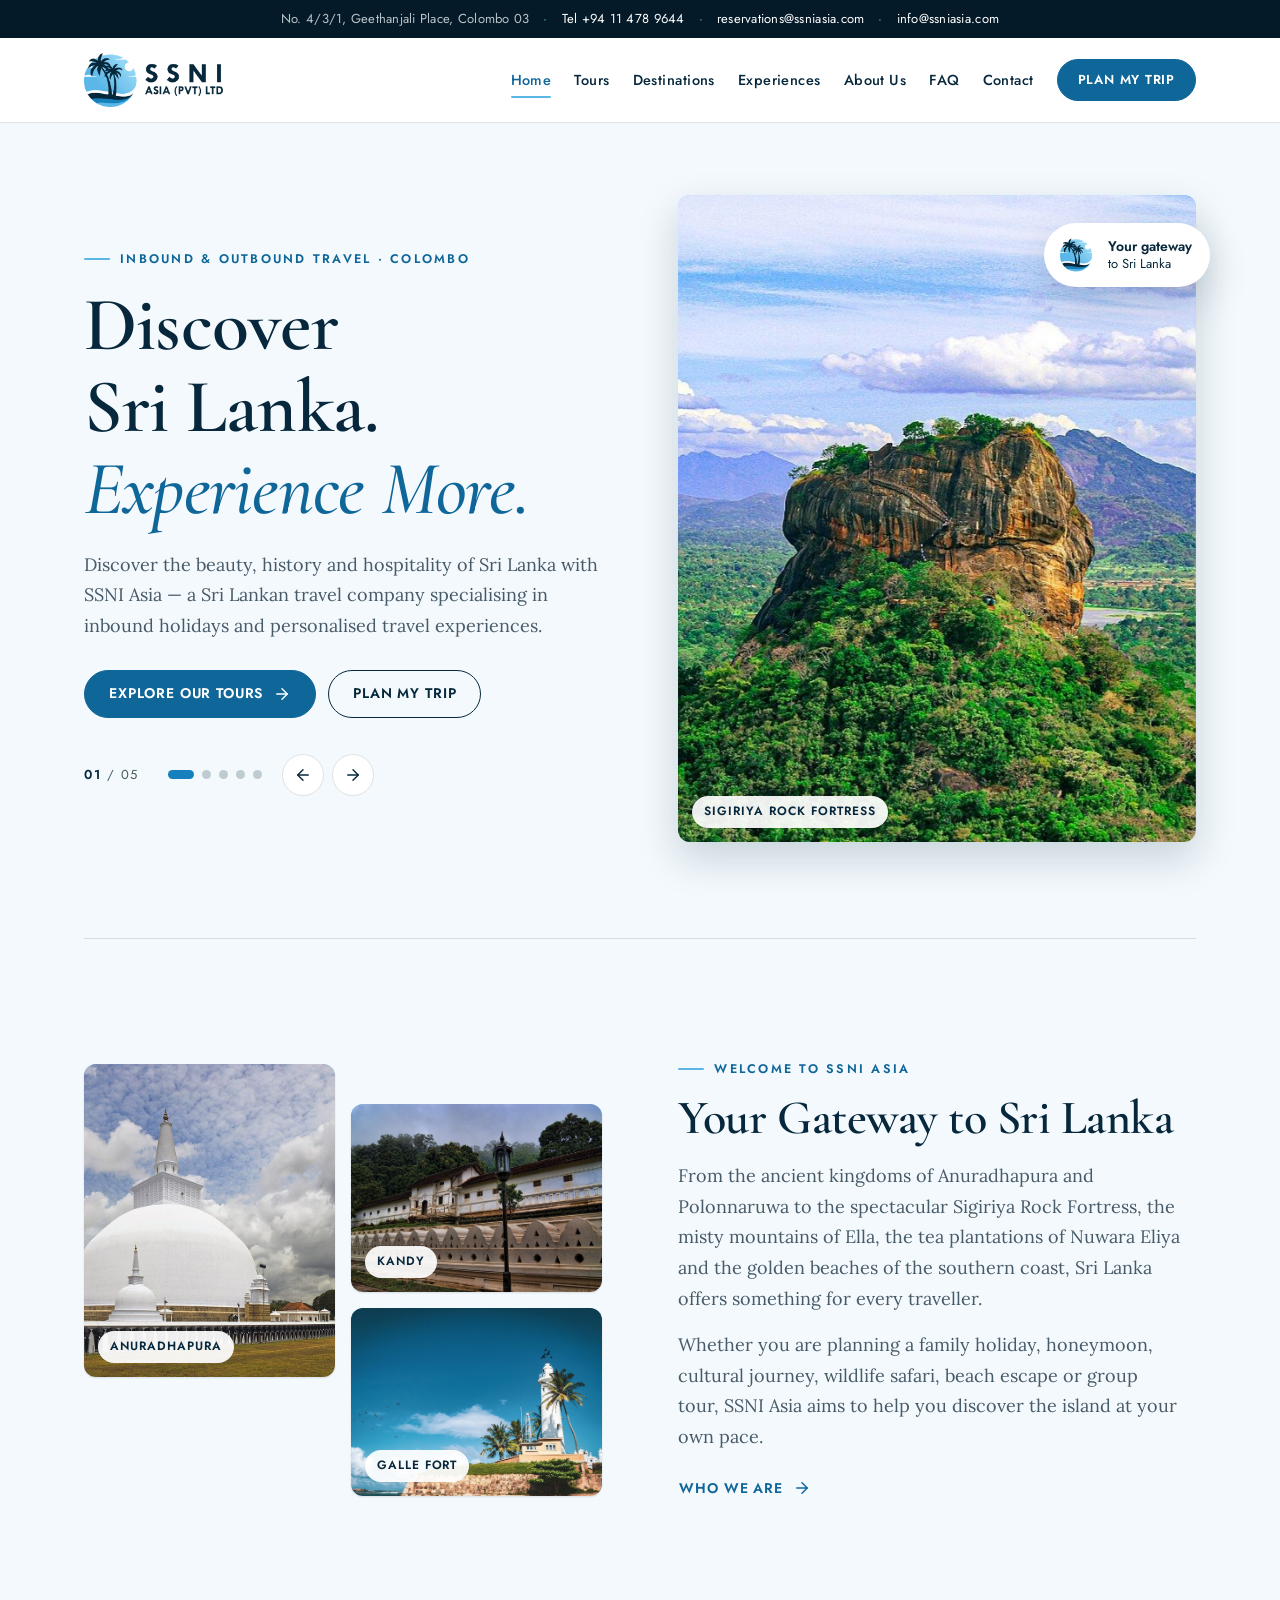
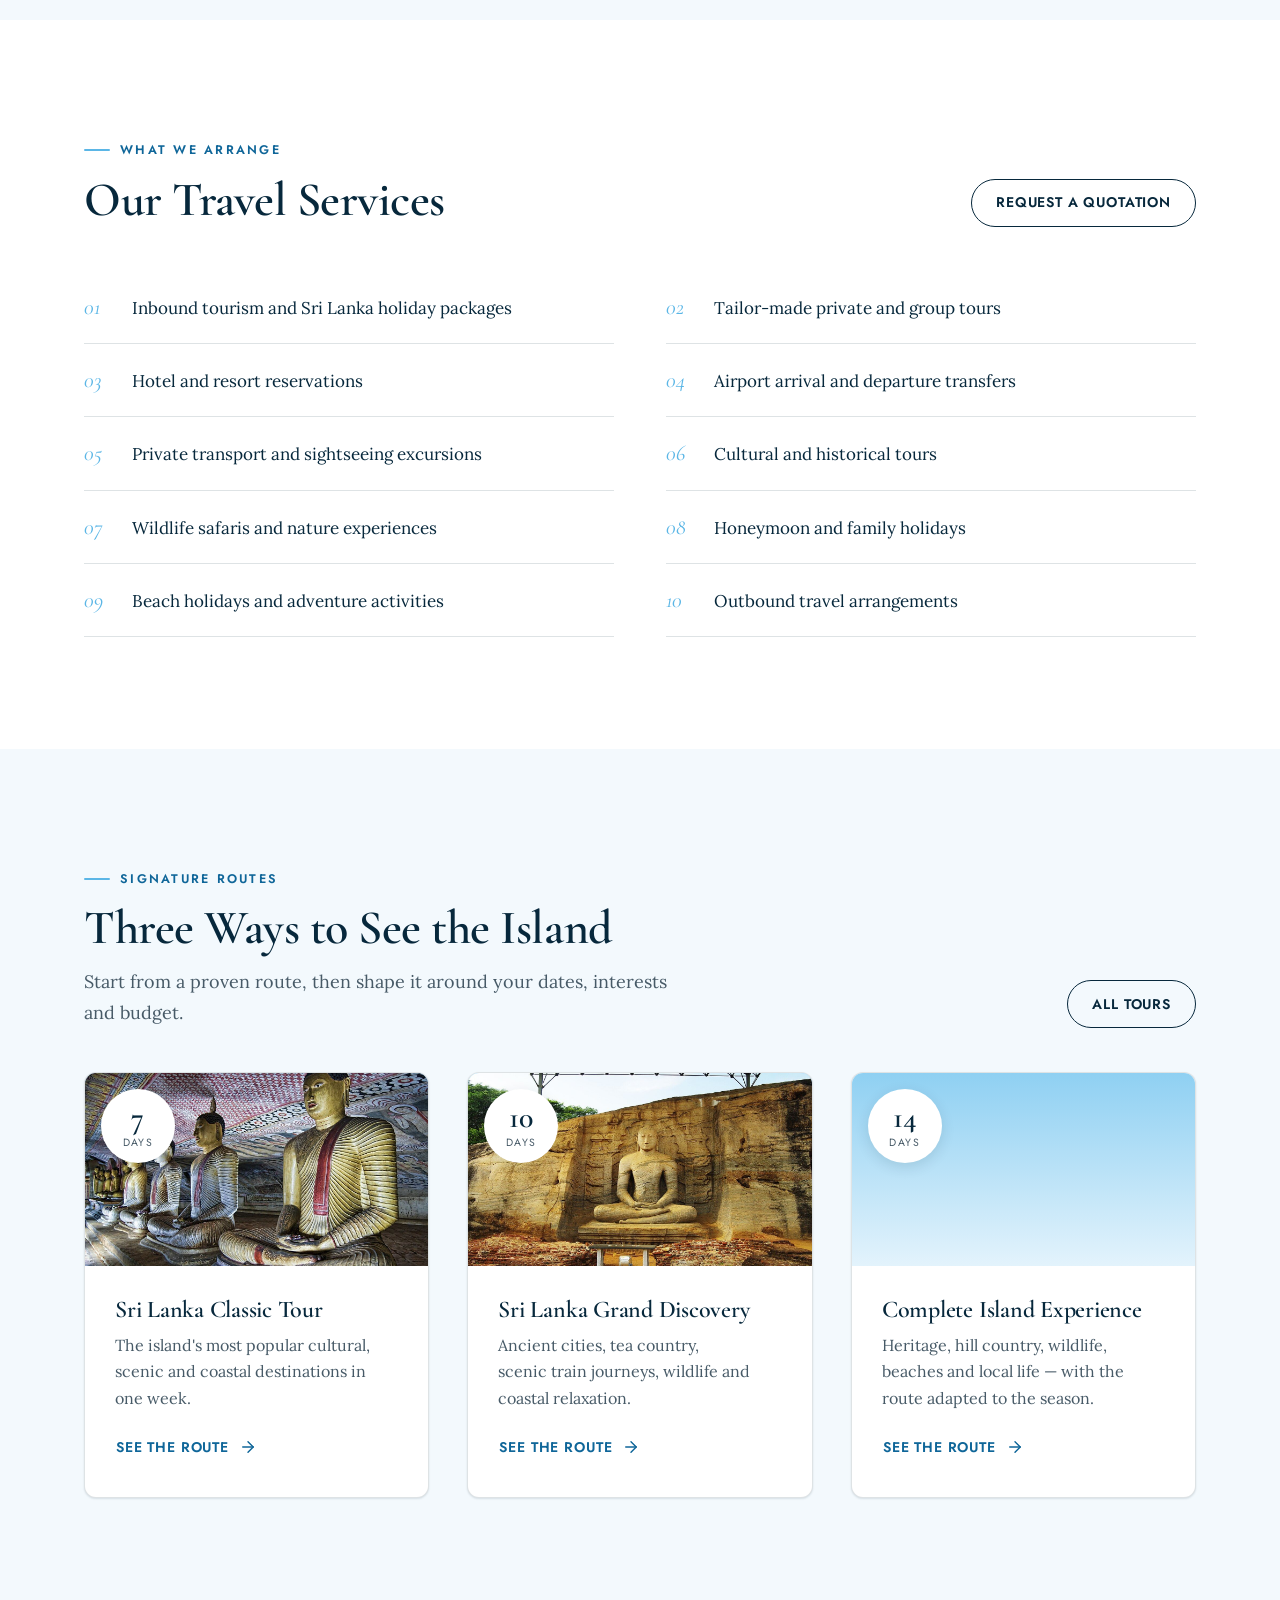
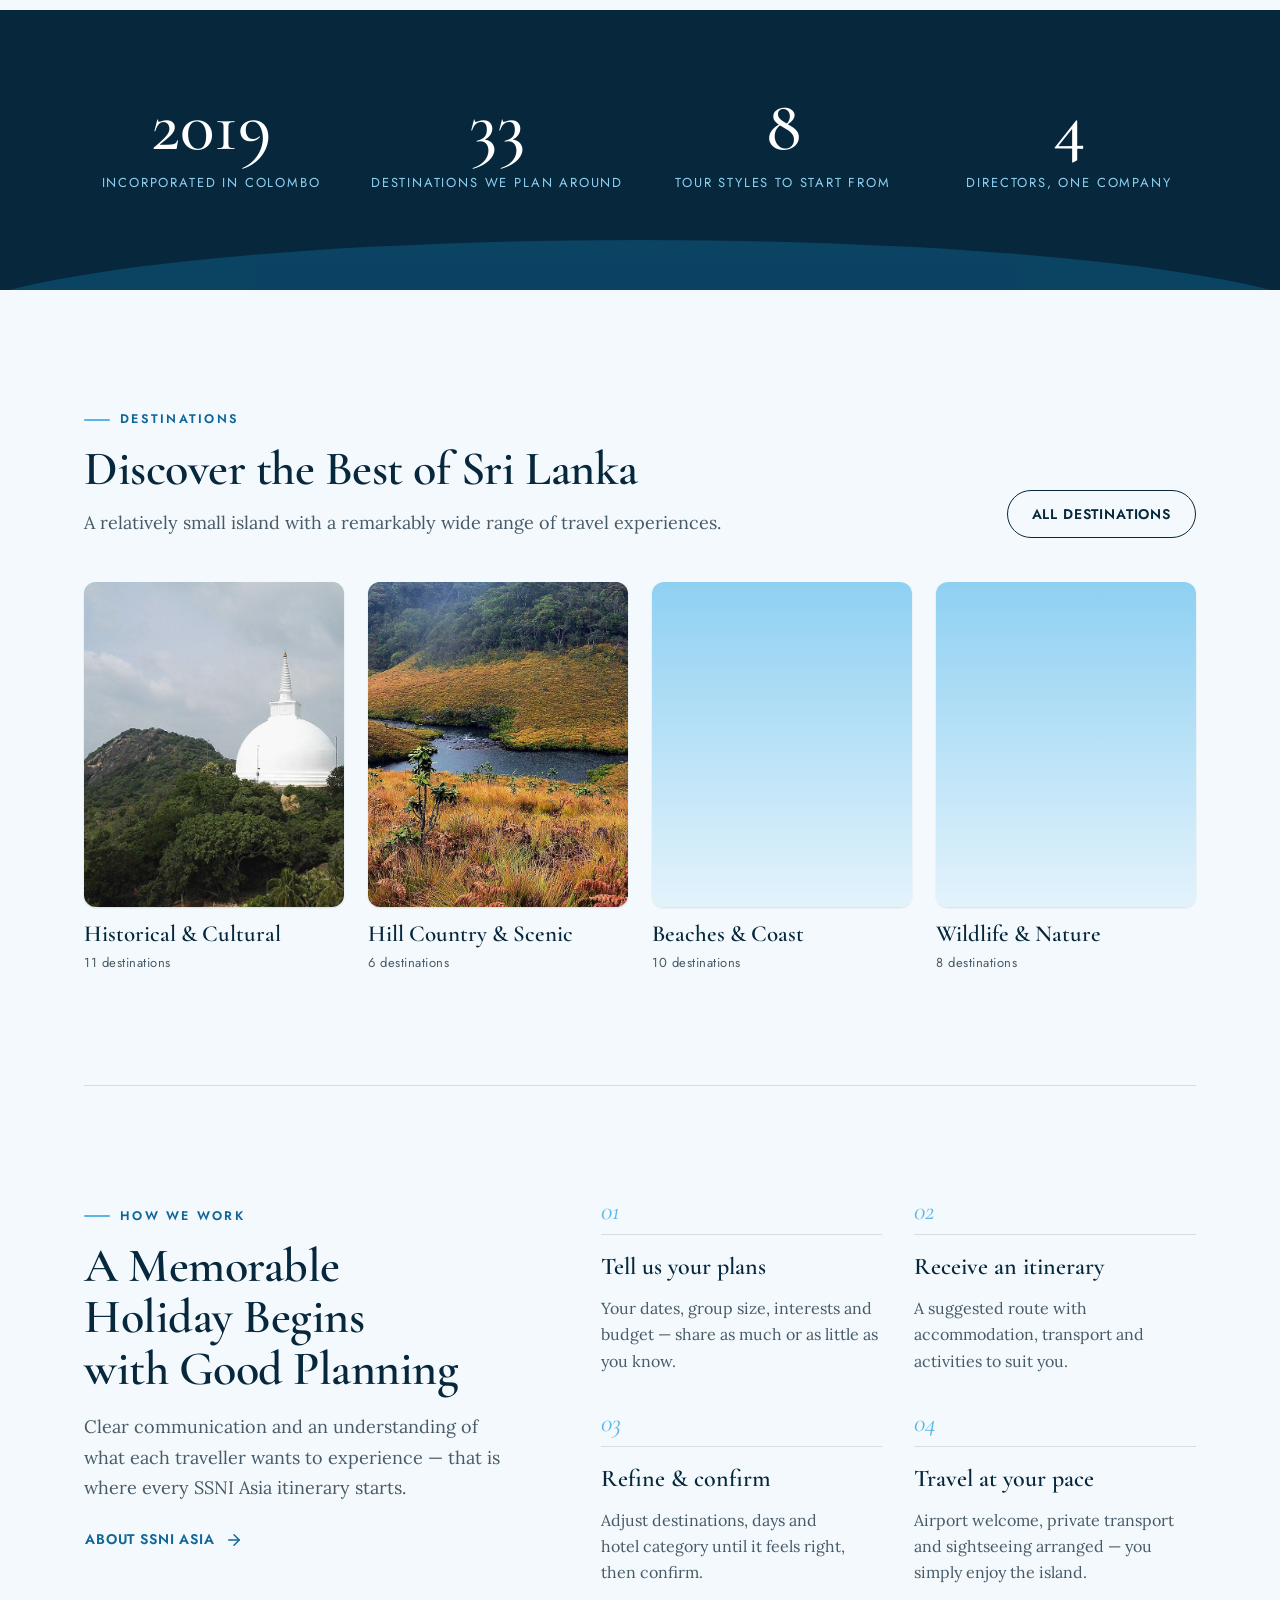
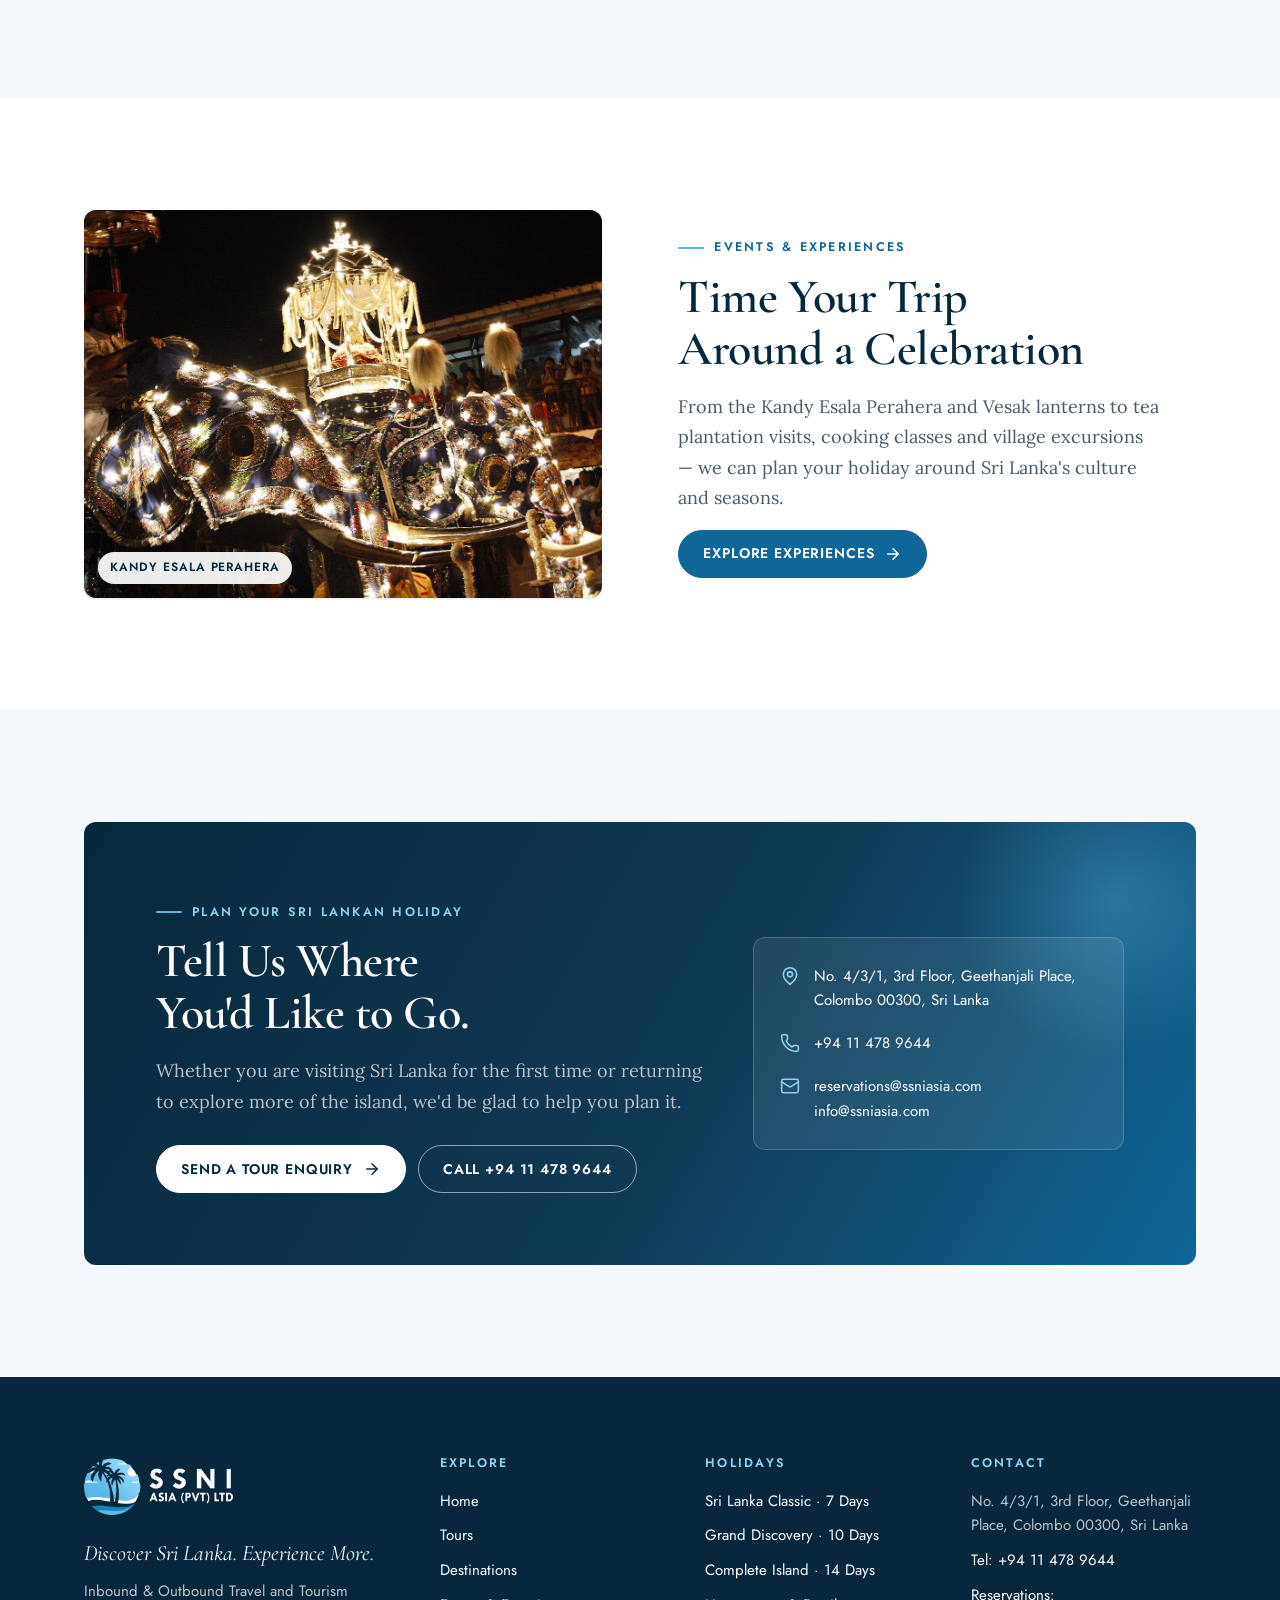
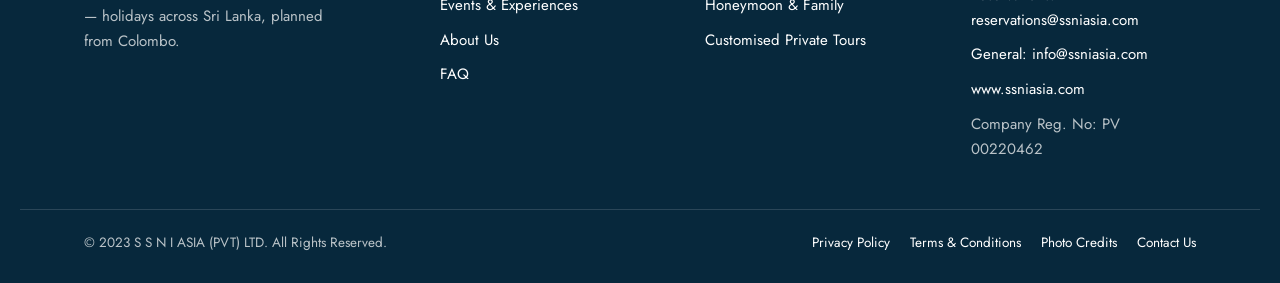
<file: index.html>
<!DOCTYPE html>
<html lang="en">
<head>
<meta charset="utf-8"/>
<meta name="viewport" content="width=device-width, initial-scale=1"/>
<title>SSNI Asia | Sri Lanka Tours & Holidays — Discover Sri Lanka. Experience More.</title>
<meta name="description" content="SSNI Asia (S S N I Asia (Pvt) Ltd) is a Colombo-based travel company planning tailor-made Sri Lanka holidays — cultural tours, wildlife safaris, hill country, beaches, honeymoons and family trips."/>
<meta name="keywords" content="SSNI Asia, S S N I Asia Pvt Ltd, Sri Lanka tours, Sri Lanka holiday packages, inbound tourism Sri Lanka, tailor-made Sri Lanka tour, Colombo travel agency, Sri Lanka travel company"/>
<meta name="robots" content="index, follow"/>
<meta name="author" content="S S N I ASIA (PVT) LTD"/>
<meta name="theme-color" content="#07283c"/>
<link rel="canonical" href="https://www.ssniasia.com/"/>
<meta property="og:title" content="SSNI Asia | Sri Lanka Tours & Holidays — Discover Sri Lanka. Experience More."/>
<meta property="og:description" content="SSNI Asia (S S N I Asia (Pvt) Ltd) is a Colombo-based travel company planning tailor-made Sri Lanka holidays — cultural tours, wildlife safaris, hill country, beaches, honeymoons and family trips."/>
<meta property="og:type" content="website"/>
<meta property="og:url" content="https://www.ssniasia.com/"/>
<meta property="og:site_name" content="SSNI Asia"/>
<meta property="og:locale" content="en_GB"/>
<meta property="og:image" content="https://www.ssniasia.com/assets/img/logo-stacked.png"/>
<meta name="twitter:card" content="summary"/>
<meta name="twitter:title" content="SSNI Asia | Sri Lanka Tours & Holidays — Discover Sri Lanka. Experience More."/>
<meta name="twitter:description" content="SSNI Asia (S S N I Asia (Pvt) Ltd) is a Colombo-based travel company planning tailor-made Sri Lanka holidays — cultural tours, wildlife safaris, hill country, beaches, honeymoons and family trips."/>
<link rel="icon" type="image/png" href="favicon.png"/>
<link rel="apple-touch-icon" href="apple-touch-icon.png"/>
<script>(function(){var d=document.documentElement;d.className+=" js";/* preloader only on a cold open or a refresh, never on internal navigation */var s=true;try{var n=performance.getEntriesByType&&performance.getEntriesByType("navigation")[0];var r=n?n.type==="reload":(performance.navigation&&performance.navigation.type===1);s=!!r||!sessionStorage.getItem("ssni-seen");sessionStorage.setItem("ssni-seen","1");}catch(e){s=true;}if(s)d.className+=" preload";})();</script>
<link rel="preconnect" href="https://fonts.googleapis.com"/>
<link rel="preconnect" href="https://fonts.gstatic.com" crossorigin/>
<link href="https://fonts.googleapis.com/css2?family=Cormorant+Garamond:ital,wght@0,500;0,600;1,500&amp;family=Jost:wght@400;500;600&amp;family=Lora:ital,wght@0,400;0,500;0,600;1,400&amp;display=swap" rel="stylesheet"/>
<link href="assets/site.css" rel="stylesheet"/>
<script src="assets/seo.js" defer></script>
<script src="assets/site.js" defer></script>
</head>
<body>
<svg xmlns="http://www.w3.org/2000/svg" style="position:absolute;width:0;height:0;overflow:hidden" aria-hidden="true" focusable="false">
<symbol id="i-arrow-right" viewBox="0 0 24 24" fill="none" stroke="currentColor" stroke-width="1.9" stroke-linecap="round" stroke-linejoin="round"><path d="M5 12h14"/><path d="m12 5 7 7-7 7"/></symbol>
<symbol id="i-arrow-left" viewBox="0 0 24 24" fill="none" stroke="currentColor" stroke-width="1.9" stroke-linecap="round" stroke-linejoin="round"><path d="M19 12H5"/><path d="m12 19-7-7 7-7"/></symbol>
<symbol id="i-phone" viewBox="0 0 24 24" fill="none" stroke="currentColor" stroke-width="1.9" stroke-linecap="round" stroke-linejoin="round"><path d="M13.832 16.568a1 1 0 0 0 1.213-.303l.355-.465A2 2 0 0 1 17 15h3a2 2 0 0 1 2 2v3a2 2 0 0 1-2 2A18 18 0 0 1 2 4a2 2 0 0 1 2-2h3a2 2 0 0 1 2 2v3a2 2 0 0 1-.598 1.5l-.466.355a1 1 0 0 0-.302 1.214 14.9 14.9 0 0 0 6.196 6.196z"/></symbol>
<symbol id="i-mail" viewBox="0 0 24 24" fill="none" stroke="currentColor" stroke-width="1.9" stroke-linecap="round" stroke-linejoin="round"><rect width="20" height="16" x="2" y="4" rx="2"/><path d="m22 7-8.97 5.7a1.94 1.94 0 0 1-2.06 0L2 7"/></symbol>
<symbol id="i-pin" viewBox="0 0 24 24" fill="none" stroke="currentColor" stroke-width="1.9" stroke-linecap="round" stroke-linejoin="round"><path d="M20 10c0 6-8 12-8 12s-8-6-8-12a8 8 0 0 1 16 0"/><circle cx="12" cy="10" r="3"/></symbol>
<symbol id="i-globe" viewBox="0 0 24 24" fill="none" stroke="currentColor" stroke-width="1.9" stroke-linecap="round" stroke-linejoin="round"><circle cx="12" cy="12" r="10"/><path d="M2 12h20"/><path d="M12 2a15.3 15.3 0 0 1 4 10 15.3 15.3 0 0 1-4 10 15.3 15.3 0 0 1-4-10 15.3 15.3 0 0 1 4-10z"/></symbol>
<symbol id="i-building" viewBox="0 0 24 24" fill="none" stroke="currentColor" stroke-width="1.9" stroke-linecap="round" stroke-linejoin="round"><rect width="16" height="20" x="4" y="2" rx="2"/><path d="M9 22v-4h6v4"/><path d="M8 6h.01M16 6h.01M12 6h.01M12 10h.01M12 14h.01M16 10h.01M16 14h.01M8 10h.01M8 14h.01"/></symbol>
<symbol id="i-id" viewBox="0 0 24 24" fill="none" stroke="currentColor" stroke-width="1.9" stroke-linecap="round" stroke-linejoin="round"><rect width="20" height="14" x="2" y="5" rx="2"/><circle cx="8" cy="12" r="2.5"/><path d="M14 10h4M14 14h4"/></symbol>
<symbol id="i-plus" viewBox="0 0 24 24" fill="none" stroke="currentColor" stroke-width="1.9" stroke-linecap="round" stroke-linejoin="round"><path d="M12 5v14"/><path d="M5 12h14"/></symbol>
<symbol id="i-check" viewBox="0 0 24 24" fill="none" stroke="currentColor" stroke-width="1.9" stroke-linecap="round" stroke-linejoin="round"><path d="M20 6 9 17l-5-5"/></symbol>
<symbol id="i-info" viewBox="0 0 24 24" fill="none" stroke="currentColor" stroke-width="1.9" stroke-linecap="round" stroke-linejoin="round"><circle cx="12" cy="12" r="10"/><path d="M12 16v-4"/><path d="M12 8h.01"/></symbol>
<symbol id="i-compass" viewBox="0 0 24 24" fill="none" stroke="currentColor" stroke-width="1.9" stroke-linecap="round" stroke-linejoin="round"><circle cx="12" cy="12" r="10"/><path d="m16.24 7.76-2.12 6.36-6.36 2.12 2.12-6.36 6.36-2.12z"/></symbol>
<symbol id="i-menu" viewBox="0 0 24 24" fill="none" stroke="currentColor" stroke-width="1.9" stroke-linecap="round" stroke-linejoin="round"><path d="M3 6h18"/><path d="M3 12h18"/><path d="M3 18h18"/></symbol>
</svg>
<div class="preloader" id="preloader" aria-hidden="true">
  <div class="preloader__mark">
    <img class="preloader__logo" src="favicon.png" alt="" width="512" height="512"/>
    <div class="preloader__bar"></div>
  </div>
</div>
<a class="sr-only skip-link" href="#main">Skip to content</a>

<div class="topbar">
  <div class="wrap topbar__inner">
    <span class="topbar__addr">No. 4/3/1, Geethanjali Place, Colombo 03</span>
    <span class="topbar__sep" aria-hidden="true">·</span>
    <a href="tel:+94114789644">Tel +94 11 478 9644</a>
    <span class="topbar__sep" aria-hidden="true">·</span>
    <a href="mailto:reservations@ssniasia.com">reservations@ssniasia.com</a>
    <span class="topbar__sep topbar__extra" aria-hidden="true">·</span>
    <a class="topbar__extra" href="mailto:info@ssniasia.com">info@ssniasia.com</a>
  </div>
</div>

<header class="site-nav">
  <div class="wrap site-nav__inner">
    <a class="brand" href="./" aria-label="SSNI Asia — home">
      <img class="brand__img" src="logo.png" alt="S S N I ASIA (PVT) LTD" width="927" height="360"/>
    </a>
    <button class="nav-toggle" type="button" aria-label="Open menu" aria-expanded="false" aria-controls="site-menu"><svg aria-hidden="true" focusable="false"><use href="#i-menu"/></svg></button>
    <nav class="nav-links" id="site-menu" aria-label="Main">
      <a href="./" aria-current="page">Home</a>
      <a href="tours.html">Tours</a>
      <a href="destinations.html">Destinations</a>
      <a href="experiences.html">Experiences</a>
      <a href="about.html">About Us</a>
      <a href="faq.html">FAQ</a>
      <a href="contact.html">Contact</a>
      <a class="btn btn-primary" href="contact.html#enquiry">Plan My Trip</a>
    </nav>
  </div>
</header>
<main id="main">
<!-- Hero -->
<section class="hero wrap" data-carousel>
  <div class="split">
    <div class="hero__intro">
      <span class="kicker">Inbound &amp; Outbound Travel · Colombo</span>
      <h1>Discover Sri Lanka. <em class="hero__em">Experience More.</em></h1>
      <p class="lead">Discover the beauty, history and hospitality of Sri Lanka with SSNI Asia — a Sri Lankan travel company specialising in inbound holidays and personalised travel experiences.</p>
      <div class="cta-row">
        <a href="tours.html" class="btn btn-primary">Explore Our Tours <svg aria-hidden="true" focusable="false"><use href="#i-arrow-right"/></svg></a>
        <a href="contact.html#enquiry" class="btn btn-secondary">Plan My Trip</a>
      </div>
      <div class="hero__controls">
        <span class="hero__count"><span data-carousel-current>01</span> / 05</span>
        <div class="hero__dots">
          <button class="hero__dot is-active" type="button" aria-label="Show Sigiriya"></button>
          <button class="hero__dot" type="button" aria-label="Show Ella"></button>
          <button class="hero__dot" type="button" aria-label="Show Nuwara Eliya"></button>
          <button class="hero__dot" type="button" aria-label="Show the southern coast"></button>
          <button class="hero__dot" type="button" aria-label="Show Yala"></button>
        </div>
        <div class="hero__arrows">
          <button class="hero__arrow" type="button" data-carousel-prev aria-label="Previous"><svg aria-hidden="true" focusable="false"><use href="#i-arrow-left"/></svg></button>
          <button class="hero__arrow" type="button" data-carousel-next aria-label="Next"><svg aria-hidden="true" focusable="false"><use href="#i-arrow-right"/></svg></button>
        </div>
      </div>
    </div>
    <div class="hero__carousel">
      <div class="hero__slides">
        <figure class="plate ar-4-5 is-active"><img src="images/sigiriya.jpg" alt="Sigiriya Rock Fortress rising above the forest, with hills behind" width="1280" height="744" fetchpriority="high" decoding="async"><figcaption class="plate__tag">Sigiriya Rock Fortress</figcaption></figure>
        <figure class="plate ar-4-5"><img src="images/ella.jpg" alt="A blue train crossing the Nine Arch Bridge in Ella" width="1280" height="960" decoding="async"><figcaption class="plate__tag">Ella · Nine Arch Bridge</figcaption></figure>
        <figure class="plate ar-4-5"><img src="images/nuwara-eliya.jpg" alt="Terraced tea bushes covering a hillside near Nuwara Eliya" width="1280" height="854" decoding="async"><figcaption class="plate__tag">Nuwara Eliya · Tea Country</figcaption></figure>
        <figure class="plate ar-4-5"><img src="images/mirissa.jpg" alt="Turquoise bay and rocky shore at Mirissa" width="1280" height="853" decoding="async"><figcaption class="plate__tag">The Southern Coast</figcaption></figure>
        <figure class="plate ar-4-5"><img src="images/yala.jpg" alt="A family of elephants wading through water in Yala National Park" width="1280" height="854" decoding="async"><figcaption class="plate__tag">Yala National Park</figcaption></figure>
      </div>
      <div class="hero__badge"><img src="favicon.png" alt="" width="40" height="40"/><span><strong>Your gateway</strong>to Sri Lanka</span></div>
    </div>
  </div>
</section>

<hr class="rule rule--inset"/>

<!-- Welcome -->
<section class="section wrap split split--reverse">
  <div>
    <span class="kicker">Welcome to SSNI Asia</span>
    <h2>Your Gateway to Sri Lanka</h2>
    <p class="lead">From the ancient kingdoms of Anuradhapura and Polonnaruwa to the spectacular Sigiriya Rock Fortress, the misty mountains of Ella, the tea plantations of Nuwara Eliya and the golden beaches of the southern coast, Sri Lanka offers something for every traveller.</p>
    <p class="lead">Whether you are planning a family holiday, honeymoon, cultural journey, wildlife safari, beach escape or group tour, SSNI Asia aims to help you discover the island at your own pace.</p>
    <a href="about.html" class="btn btn-ghost">Who we are <svg aria-hidden="true" focusable="false"><use href="#i-arrow-right"/></svg></a>
  </div>
  <div class="grid cols-2" style="gap:16px">
    <figure class="plate ar-4-5"><img src="images/anuradhapura.jpg" alt="The white Ruwanwelisaya stupa in Anuradhapura under a cloudy sky" width="1280" height="768" loading="lazy" decoding="async"><figcaption class="plate__tag">Anuradhapura</figcaption></figure>
    <div style="display:grid;gap:16px;margin-top:40px">
      <figure class="plate ar-4-3"><img src="images/kandy.jpg" alt="The Temple of the Sacred Tooth Relic in Kandy" width="1280" height="857" loading="lazy" decoding="async"><figcaption class="plate__tag">Kandy</figcaption></figure>
      <figure class="plate ar-4-3"><img src="images/galle.jpg" alt="Galle Fort lighthouse among palm trees on the ramparts" width="1280" height="853" loading="lazy" decoding="async"><figcaption class="plate__tag">Galle Fort</figcaption></figure>
    </div>
  </div>
</section>

<!-- Services -->
<section class="section section--alt">
  <div class="wrap">
    <div class="section-head">
      <div>
        <span class="kicker">What we arrange</span>
        <h2>Our Travel Services</h2>
      </div>
      <a href="contact.html#enquiry" class="btn btn-secondary">Request a quotation</a>
    </div>
    <ul class="services">
      <li>Inbound tourism and Sri Lanka holiday packages</li>
      <li>Tailor-made private and group tours</li>
      <li>Hotel and resort reservations</li>
      <li>Airport arrival and departure transfers</li>
      <li>Private transport and sightseeing excursions</li>
      <li>Cultural and historical tours</li>
      <li>Wildlife safaris and nature experiences</li>
      <li>Honeymoon and family holidays</li>
      <li>Beach holidays and adventure activities</li>
      <li>Outbound travel arrangements</li>
    </ul>
  </div>
</section>

<!-- Signature routes -->
<section class="section wrap">
  <div class="section-head">
    <div>
      <span class="kicker">Signature routes</span>
      <h2>Three Ways to See the Island</h2>
      <p class="lead">Start from a proven route, then shape it around your dates, interests and budget.</p>
    </div>
    <a href="tours.html" class="btn btn-secondary">All tours</a>
  </div>
  <div class="grid cols-3 gap-lg">
    <article class="card route">
      <div class="route__head"><figure class="plate ar-16-9"><img src="images/dambulla.jpg" alt="Rows of painted Buddha statues inside the Dambulla cave temple" width="1280" height="929" loading="lazy" decoding="async"></figure><div class="route__days"><div><strong>7</strong><span>Days</span></div></div></div>
      <div class="route__body">
        <h3 class="card__title">Sri Lanka Classic Tour</h3>
        <p class="card__body">The island's most popular cultural, scenic and coastal destinations in one week.</p>
        <a href="tours.html#classic" class="btn btn-ghost">See the route <svg aria-hidden="true" focusable="false"><use href="#i-arrow-right"/></svg></a>
      </div>
    </article>
    <article class="card route">
      <div class="route__head"><figure class="plate ar-16-9"><img src="images/polonnaruwa.jpg" alt="Seated Buddha carved into the rock at Gal Vihara, Polonnaruwa" width="1280" height="848" loading="lazy" decoding="async"></figure><div class="route__days"><div><strong>10</strong><span>Days</span></div></div></div>
      <div class="route__body">
        <h3 class="card__title">Sri Lanka Grand Discovery</h3>
        <p class="card__body">Ancient cities, tea country, scenic train journeys, wildlife and coastal relaxation.</p>
        <a href="tours.html#grand" class="btn btn-ghost">See the route <svg aria-hidden="true" focusable="false"><use href="#i-arrow-right"/></svg></a>
      </div>
    </article>
    <article class="card route">
      <div class="route__head"><figure class="plate ar-16-9"><img src="images/stilt-fishing.jpg" alt="Stilt fishermen perched on poles in the surf on the south coast" width="1280" height="855" loading="lazy" decoding="async"></figure><div class="route__days"><div><strong>14</strong><span>Days</span></div></div></div>
      <div class="route__body">
        <h3 class="card__title">Complete Island Experience</h3>
        <p class="card__body">Heritage, hill country, wildlife, beaches and local life — with the route adapted to the season.</p>
        <a href="tours.html#complete" class="btn btn-ghost">See the route <svg aria-hidden="true" focusable="false"><use href="#i-arrow-right"/></svg></a>
      </div>
    </article>
  </div>
</section>

<!-- Stat band -->
<section class="stat-band" data-stats aria-label="SSNI Asia at a glance">
  <div class="wrap stat-band__inner">
    <div class="stat"><div class="stat__value" data-count="2020" data-count-plain>2020</div><div class="stat__label">Incorporated in Colombo</div></div>
    <div class="stat"><div class="stat__value" data-count="35">35</div><div class="stat__label">Destinations we plan around</div></div>
    <div class="stat"><div class="stat__value" data-count="8">8</div><div class="stat__label">Tour styles to start from</div></div>
    <div class="stat"><div class="stat__value" data-count="4">4</div><div class="stat__label">Directors, one company</div></div>
  </div>
</section>

<!-- Destinations by type -->
<section class="section wrap">
  <div class="section-head">
    <div>
      <span class="kicker">Destinations</span>
      <h2>Discover the Best of Sri Lanka</h2>
      <p class="lead">A relatively small island with a remarkably wide range of travel experiences.</p>
    </div>
    <a href="destinations.html" class="btn btn-secondary">All destinations</a>
  </div>
  <div class="grid cols-4">
    <a href="destinations.html?category=heritage" class="tile"><figure class="plate ar-4-5"><img src="images/mihintale.jpg" alt="The white Maha Seya stupa on the hill at Mihintale" width="1280" height="719" loading="lazy" decoding="async"></figure><div class="tile__title">Historical &amp; Cultural</div><div class="tile__meta">11 destinations</div></a>
    <a href="destinations.html?category=hills" class="tile"><figure class="plate ar-4-5"><img src="images/horton-plains.jpg" alt="Golden grassland and a winding stream on Horton Plains" width="1280" height="831" loading="lazy" decoding="async"></figure><div class="tile__title">Hill Country &amp; Scenic</div><div class="tile__meta">6 destinations</div></a>
    <a href="destinations.html?category=beaches" class="tile"><figure class="plate ar-4-5"><img src="images/unawatuna.jpg" alt="Palm-fringed curve of Unawatuna beach" width="1280" height="874" loading="lazy" decoding="async"></figure><div class="tile__title">Beaches &amp; Coast</div><div class="tile__meta">10 destinations</div></a>
    <a href="destinations.html?category=wildlife" class="tile"><figure class="plate ar-4-5"><img src="images/minneriya.jpg" alt="A large herd of elephants grazing at Minneriya" width="1280" height="960" loading="lazy" decoding="async"></figure><div class="tile__title">Wildlife &amp; Nature</div><div class="tile__meta">8 destinations</div></a>
  </div>
</section>

<hr class="rule rule--inset"/>

<!-- How we plan -->
<section class="section wrap">
  <div class="advice">
    <div>
      <span class="kicker">How we work</span>
      <h2>A Memorable Holiday Begins with Good Planning</h2>
      <p class="lead">Clear communication and an understanding of what each traveller wants to experience — that is where every SSNI Asia itinerary starts.</p>
      <a href="about.html" class="btn btn-ghost">About SSNI Asia <svg aria-hidden="true" focusable="false"><use href="#i-arrow-right"/></svg></a>
    </div>
    <div class="advice__points">
      <div class="point"><div class="point__num">01</div><div class="point__title">Tell us your plans</div><p>Your dates, group size, interests and budget — share as much or as little as you know.</p></div>
      <div class="point"><div class="point__num">02</div><div class="point__title">Receive an itinerary</div><p>A suggested route with accommodation, transport and activities to suit you.</p></div>
      <div class="point"><div class="point__num">03</div><div class="point__title">Refine &amp; confirm</div><p>Adjust destinations, days and hotel category until it feels right, then confirm.</p></div>
      <div class="point"><div class="point__num">04</div><div class="point__title">Travel at your pace</div><p>Airport welcome, private transport and sightseeing arranged — you simply enjoy the island.</p></div>
    </div>
  </div>
</section>

<!-- Experiences teaser -->
<section class="section section--alt">
  <div class="wrap split">
    <figure class="plate ar-4-3"><img src="images/perahera.jpg" alt="An elephant in illuminated ceremonial dress during the Kandy Esala Perahera" width="1280" height="853" loading="lazy" decoding="async"><figcaption class="plate__tag">Kandy Esala Perahera</figcaption></figure>
    <div>
      <span class="kicker">Events &amp; Experiences</span>
      <h2>Time Your Trip Around a Celebration</h2>
      <p class="lead">From the Kandy Esala Perahera and Vesak lanterns to tea plantation visits, cooking classes and village excursions — we can plan your holiday around Sri Lanka's culture and seasons.</p>
      <a href="experiences.html" class="btn btn-primary">Explore experiences <svg aria-hidden="true" focusable="false"><use href="#i-arrow-right"/></svg></a>
    </div>
  </div>
</section>

<!-- Contact CTA -->
<section class="section wrap" id="plan">
  <div class="cta-band">
    <div>
      <span class="kicker">Plan your Sri Lankan holiday</span>
      <h2>Tell Us Where You'd Like to Go.</h2>
      <p class="lead" style="margin-bottom:0">Whether you are visiting Sri Lanka for the first time or returning to explore more of the island, we'd be glad to help you plan it.</p>
      <div class="cta-row">
        <a href="contact.html#enquiry" class="btn btn-light">Send a tour enquiry <svg aria-hidden="true" focusable="false"><use href="#i-arrow-right"/></svg></a>
        <a href="tel:+94114789644" class="btn btn-outline-light">Call +94 11 478 9644</a>
      </div>
    </div>
    <div class="info-card">
      <div><svg aria-hidden="true" focusable="false"><use href="#i-pin"/></svg><span>No. 4/3/1, 3rd Floor, Geethanjali Place, Colombo 00300, Sri Lanka</span></div>
      <div><svg aria-hidden="true" focusable="false"><use href="#i-phone"/></svg><span><a href="tel:+94114789644">+94 11 478 9644</a></span></div>
      <div><svg aria-hidden="true" focusable="false"><use href="#i-mail"/></svg><span><a href="mailto:reservations@ssniasia.com">reservations@ssniasia.com</a><br/><a href="mailto:info@ssniasia.com">info@ssniasia.com</a></span></div>
    </div>
  </div>
</section>
</main>

<footer class="site-footer">
  <div class="wrap site-footer__inner">
    <div class="footer-brand">
      <a class="brand" href="./" aria-label="SSNI Asia — home">
        <img class="brand__img" src="logo-reversed.png" alt="S S N I ASIA (PVT) LTD" width="927" height="360" loading="lazy"/>
      </a>
      <p class="footer-brand__tag">Discover Sri Lanka. Experience More.</p>
      <p>Inbound &amp; Outbound Travel and Tourism — holidays across Sri Lanka, planned from Colombo.</p>
    </div>
    <div class="footer-col">
      <h2>Explore</h2>
      <ul>
        <li><a href="./">Home</a></li>
        <li><a href="tours.html">Tours</a></li>
        <li><a href="destinations.html">Destinations</a></li>
        <li><a href="experiences.html">Events &amp; Experiences</a></li>
        <li><a href="about.html">About Us</a></li>
        <li><a href="faq.html">FAQ</a></li>
      </ul>
    </div>
    <div class="footer-col">
      <h2>Holidays</h2>
      <ul>
        <li><a href="tours.html#classic">Sri Lanka Classic · 7 Days</a></li>
        <li><a href="tours.html#grand">Grand Discovery · 10 Days</a></li>
        <li><a href="tours.html#complete">Complete Island · 14 Days</a></li>
        <li><a href="tours.html#styles">Honeymoon &amp; Family</a></li>
        <li><a href="tours.html#custom">Customised Private Tours</a></li>
      </ul>
    </div>
    <div class="footer-col">
      <h2>Contact</h2>
      <ul>
        <li>No. 4/3/1, 3rd Floor, Geethanjali Place, Colombo 00300, Sri Lanka</li>
        <li><a href="tel:+94114789644">Tel: +94 11 478 9644</a></li>
        <li><a href="mailto:reservations@ssniasia.com">Reservations: reservations@ssniasia.com</a></li>
        <li><a href="mailto:info@ssniasia.com">General: info@ssniasia.com</a></li>
        <li><a href="https://www.ssniasia.com/">www.ssniasia.com</a></li>
        <li>Company Reg. No: PV 00220462</li>
      </ul>
    </div>
  </div>
  <div class="wrap footer-bottom">
    <span>© 2023 S S N I ASIA (PVT) LTD. All Rights Reserved.</span>
    <span class="footer-bottom__links"><a href="privacy.html">Privacy Policy</a><a href="terms.html">Terms &amp; Conditions</a><a href="credits.html">Photo Credits</a><a href="contact.html">Contact Us</a></span>
  </div>
</footer>
<a class="fab" href="contact.html#enquiry" aria-label="Plan my trip — send a tour enquiry"><svg aria-hidden="true" focusable="false"><use href="#i-compass"/></svg><span>Plan My Trip</span></a>
</body>
</html>
</file>
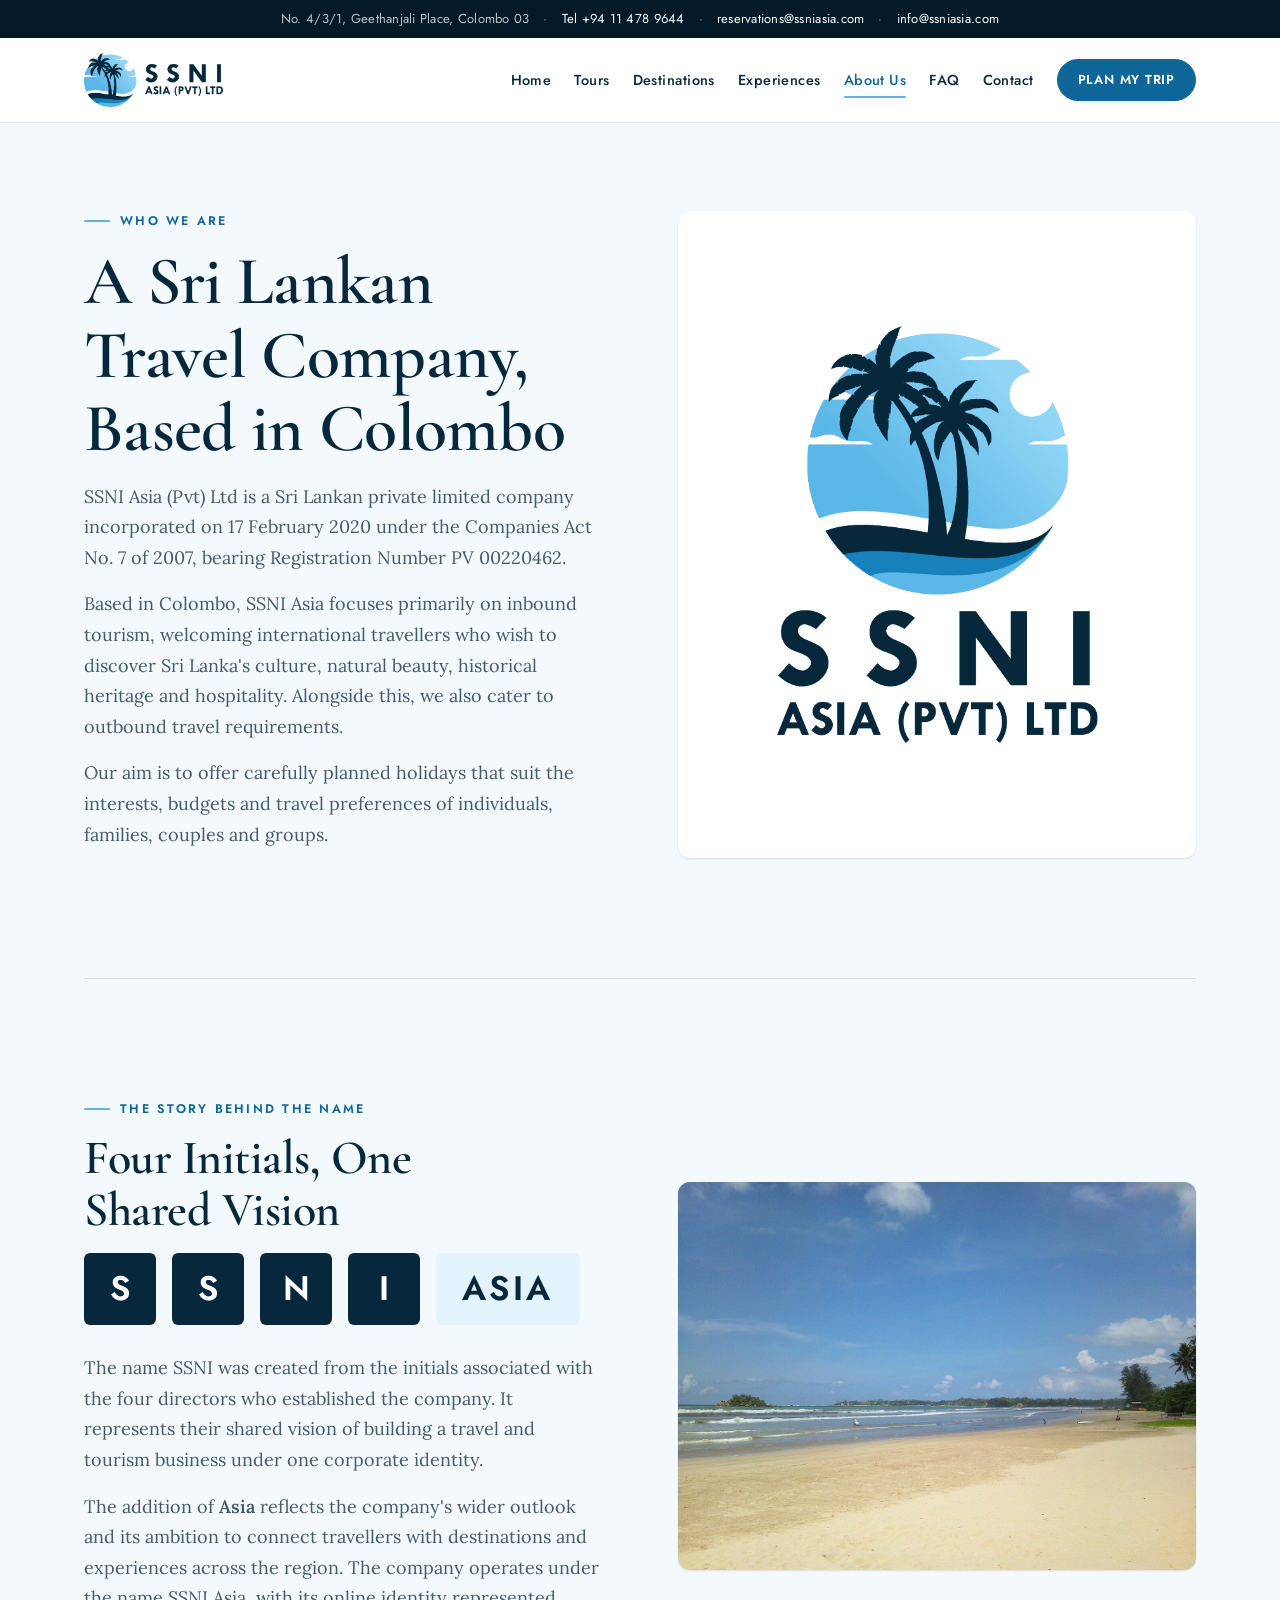
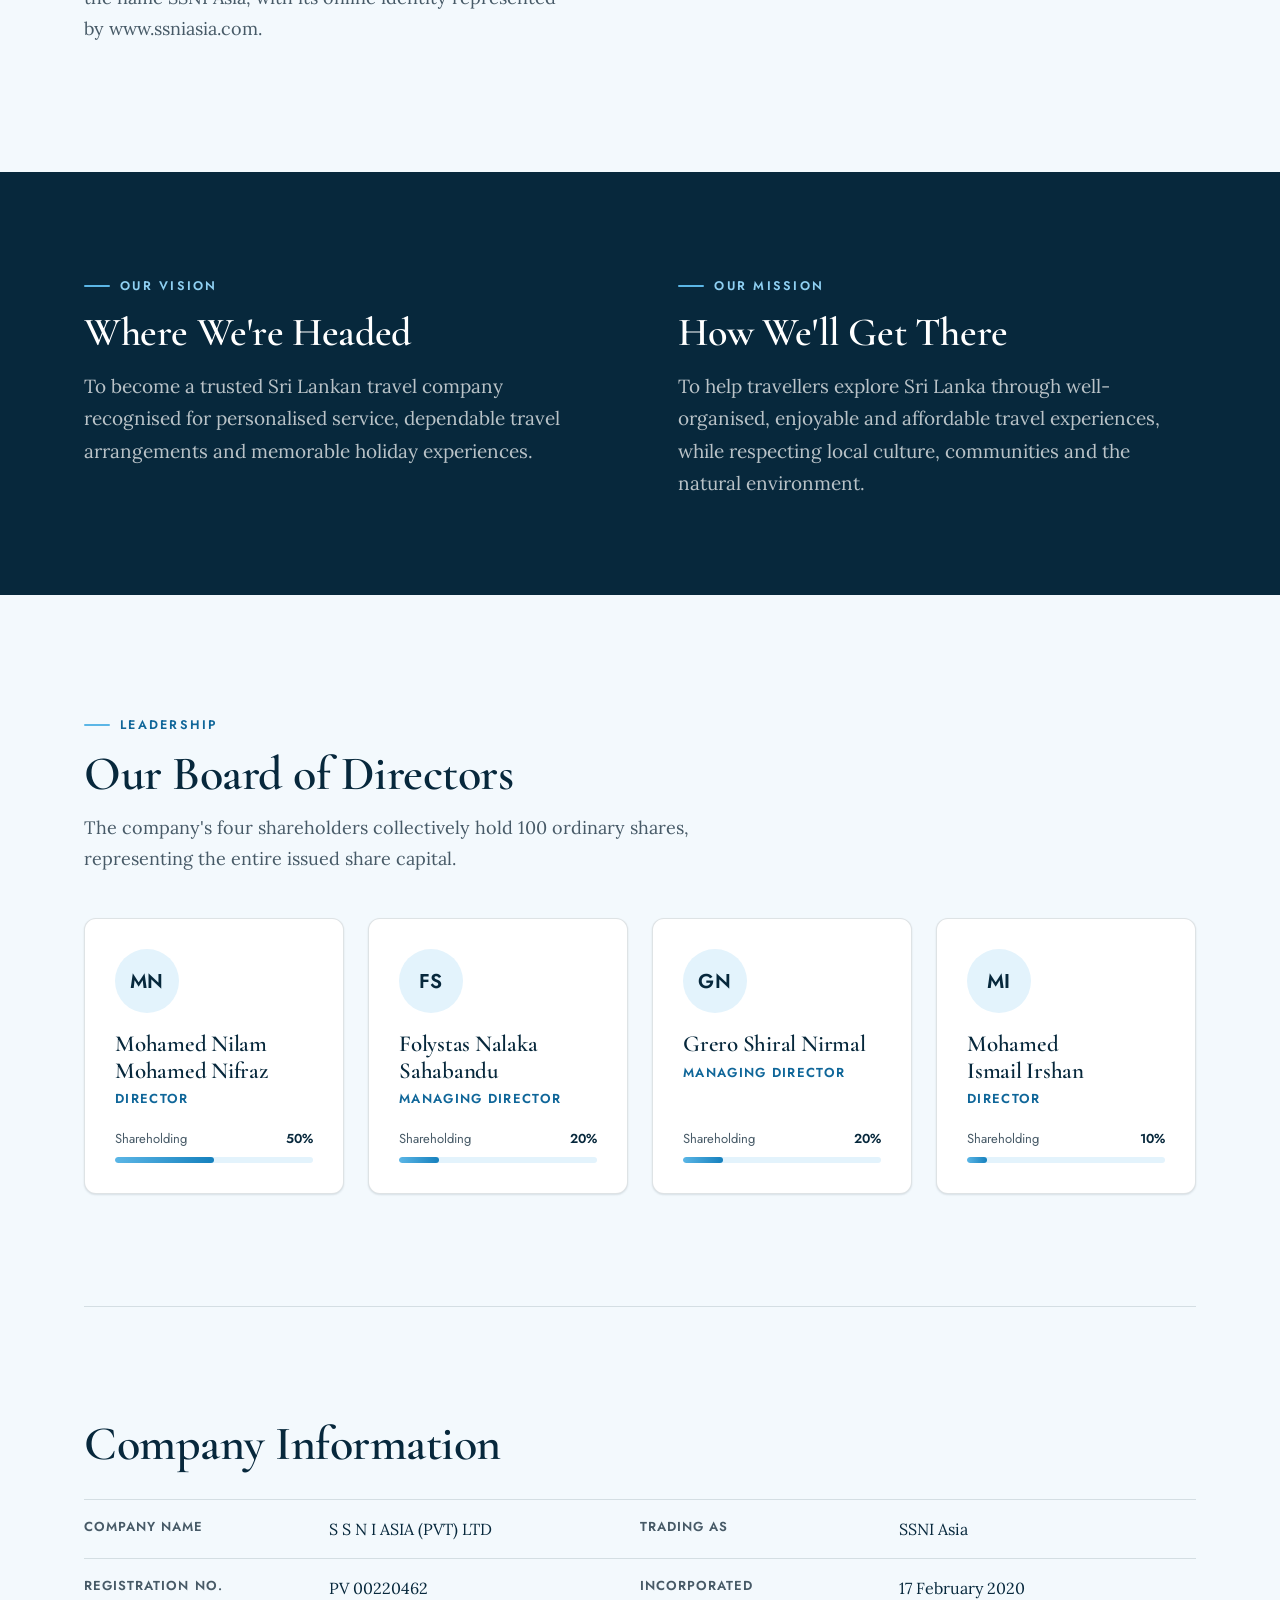
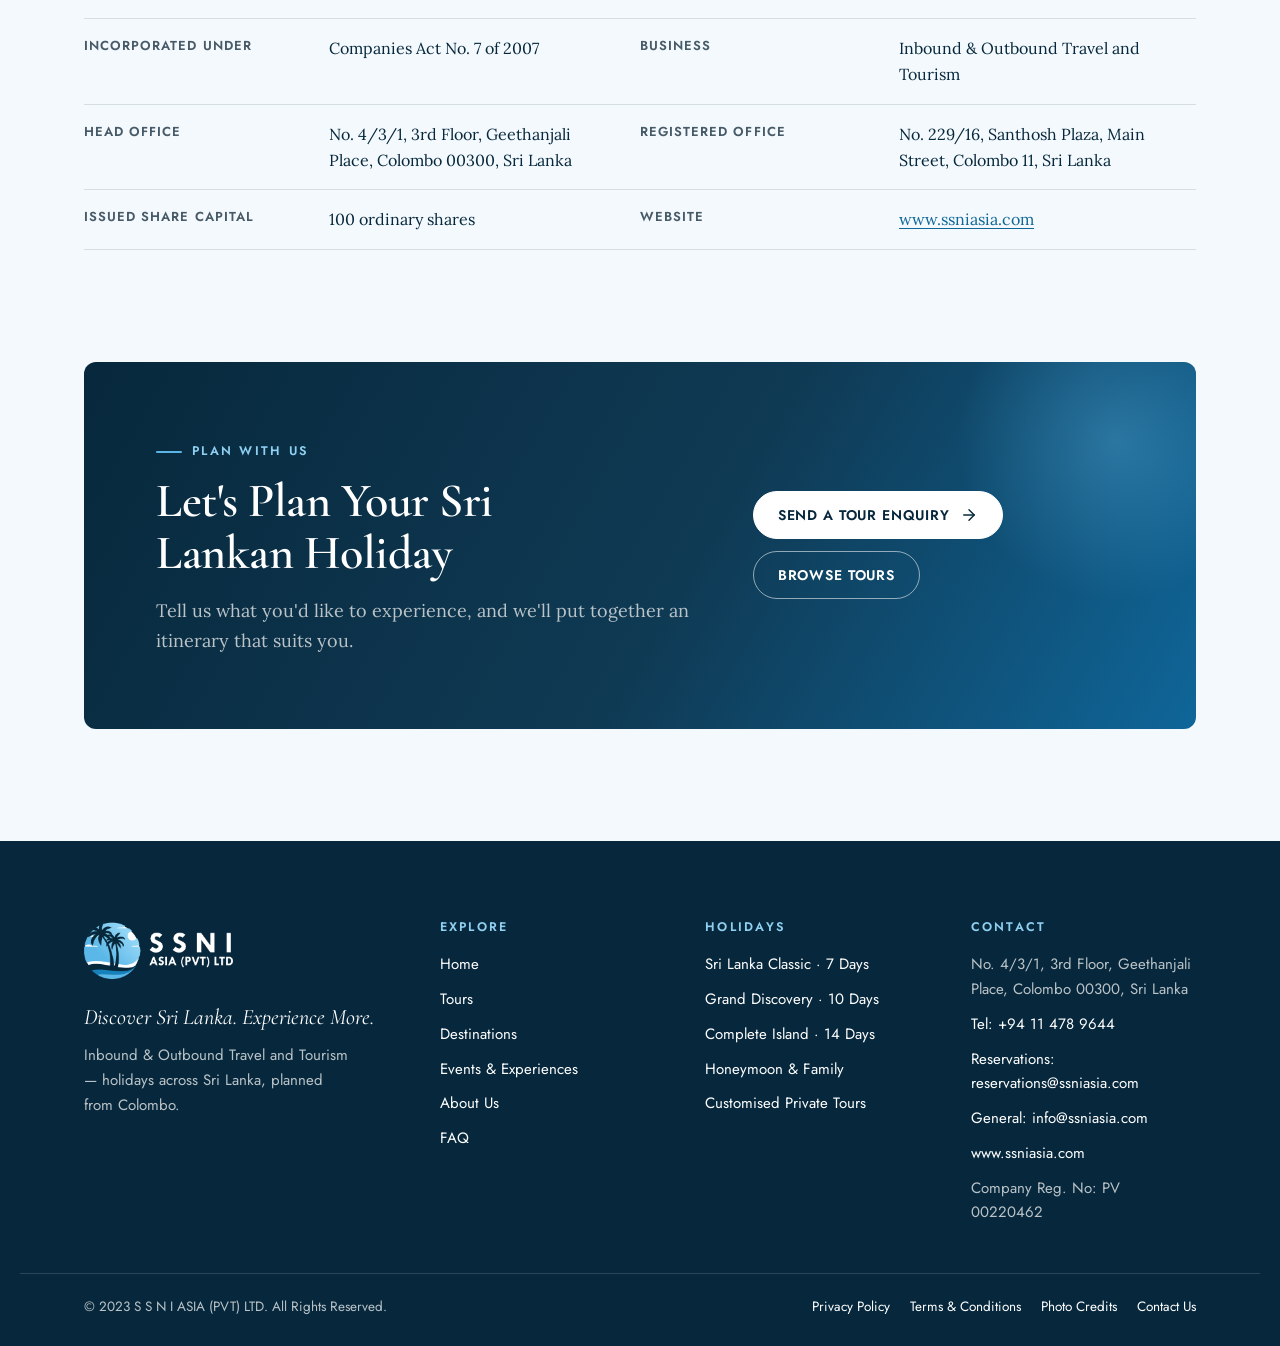
<file: about.html>
<!DOCTYPE html>
<html lang="en">
<head>
<meta charset="utf-8"/>
<meta name="viewport" content="width=device-width, initial-scale=1"/>
<title>About SSNI Asia — S S N I Asia (Pvt) Ltd, Colombo | Sri Lanka Travel Company</title>
<meta name="description" content="SSNI Asia (Pvt) Ltd is a Colombo-based travel and tourism company incorporated in 2020 (Reg. No. PV 00220462), focused on inbound tourism to Sri Lanka and outbound travel arrangements."/>
<meta name="keywords" content="SSNI Asia, S S N I Asia Pvt Ltd, Sri Lanka tours, Sri Lanka holiday packages, inbound tourism Sri Lanka, tailor-made Sri Lanka tour, Colombo travel agency, Sri Lanka travel company"/>
<meta name="robots" content="index, follow"/>
<meta name="author" content="S S N I ASIA (PVT) LTD"/>
<meta name="theme-color" content="#07283c"/>
<link rel="canonical" href="https://www.ssniasia.com/about"/>
<meta property="og:title" content="About SSNI Asia — S S N I Asia (Pvt) Ltd, Colombo | Sri Lanka Travel Company"/>
<meta property="og:description" content="SSNI Asia (Pvt) Ltd is a Colombo-based travel and tourism company incorporated in 2020 (Reg. No. PV 00220462), focused on inbound tourism to Sri Lanka and outbound travel arrangements."/>
<meta property="og:type" content="website"/>
<meta property="og:url" content="https://www.ssniasia.com/about"/>
<meta property="og:site_name" content="SSNI Asia"/>
<meta property="og:locale" content="en_GB"/>
<meta property="og:image" content="https://www.ssniasia.com/assets/img/logo-stacked.png"/>
<meta name="twitter:card" content="summary"/>
<meta name="twitter:title" content="About SSNI Asia — S S N I Asia (Pvt) Ltd, Colombo | Sri Lanka Travel Company"/>
<meta name="twitter:description" content="SSNI Asia (Pvt) Ltd is a Colombo-based travel and tourism company incorporated in 2020 (Reg. No. PV 00220462), focused on inbound tourism to Sri Lanka and outbound travel arrangements."/>
<link rel="icon" type="image/png" href="favicon.png"/>
<link rel="apple-touch-icon" href="apple-touch-icon.png"/>
<script>(function(){var d=document.documentElement;d.className+=" js";/* preloader only on a cold open or a refresh, never on internal navigation */var s=true;try{var n=performance.getEntriesByType&&performance.getEntriesByType("navigation")[0];var r=n?n.type==="reload":(performance.navigation&&performance.navigation.type===1);s=!!r||!sessionStorage.getItem("ssni-seen");sessionStorage.setItem("ssni-seen","1");}catch(e){s=true;}if(s)d.className+=" preload";})();</script>
<link rel="preconnect" href="https://fonts.googleapis.com"/>
<link rel="preconnect" href="https://fonts.gstatic.com" crossorigin/>
<link href="https://fonts.googleapis.com/css2?family=Cormorant+Garamond:ital,wght@0,500;0,600;1,500&amp;family=Jost:wght@400;500;600&amp;family=Lora:ital,wght@0,400;0,500;0,600;1,400&amp;display=swap" rel="stylesheet"/>
<link href="assets/site.css" rel="stylesheet"/>
<script src="assets/seo.js" defer></script>
<script src="assets/site.js" defer></script>
</head>
<body>
<svg xmlns="http://www.w3.org/2000/svg" style="position:absolute;width:0;height:0;overflow:hidden" aria-hidden="true" focusable="false">
<symbol id="i-arrow-right" viewBox="0 0 24 24" fill="none" stroke="currentColor" stroke-width="1.9" stroke-linecap="round" stroke-linejoin="round"><path d="M5 12h14"/><path d="m12 5 7 7-7 7"/></symbol>
<symbol id="i-arrow-left" viewBox="0 0 24 24" fill="none" stroke="currentColor" stroke-width="1.9" stroke-linecap="round" stroke-linejoin="round"><path d="M19 12H5"/><path d="m12 19-7-7 7-7"/></symbol>
<symbol id="i-phone" viewBox="0 0 24 24" fill="none" stroke="currentColor" stroke-width="1.9" stroke-linecap="round" stroke-linejoin="round"><path d="M13.832 16.568a1 1 0 0 0 1.213-.303l.355-.465A2 2 0 0 1 17 15h3a2 2 0 0 1 2 2v3a2 2 0 0 1-2 2A18 18 0 0 1 2 4a2 2 0 0 1 2-2h3a2 2 0 0 1 2 2v3a2 2 0 0 1-.598 1.5l-.466.355a1 1 0 0 0-.302 1.214 14.9 14.9 0 0 0 6.196 6.196z"/></symbol>
<symbol id="i-mail" viewBox="0 0 24 24" fill="none" stroke="currentColor" stroke-width="1.9" stroke-linecap="round" stroke-linejoin="round"><rect width="20" height="16" x="2" y="4" rx="2"/><path d="m22 7-8.97 5.7a1.94 1.94 0 0 1-2.06 0L2 7"/></symbol>
<symbol id="i-pin" viewBox="0 0 24 24" fill="none" stroke="currentColor" stroke-width="1.9" stroke-linecap="round" stroke-linejoin="round"><path d="M20 10c0 6-8 12-8 12s-8-6-8-12a8 8 0 0 1 16 0"/><circle cx="12" cy="10" r="3"/></symbol>
<symbol id="i-globe" viewBox="0 0 24 24" fill="none" stroke="currentColor" stroke-width="1.9" stroke-linecap="round" stroke-linejoin="round"><circle cx="12" cy="12" r="10"/><path d="M2 12h20"/><path d="M12 2a15.3 15.3 0 0 1 4 10 15.3 15.3 0 0 1-4 10 15.3 15.3 0 0 1-4-10 15.3 15.3 0 0 1 4-10z"/></symbol>
<symbol id="i-building" viewBox="0 0 24 24" fill="none" stroke="currentColor" stroke-width="1.9" stroke-linecap="round" stroke-linejoin="round"><rect width="16" height="20" x="4" y="2" rx="2"/><path d="M9 22v-4h6v4"/><path d="M8 6h.01M16 6h.01M12 6h.01M12 10h.01M12 14h.01M16 10h.01M16 14h.01M8 10h.01M8 14h.01"/></symbol>
<symbol id="i-id" viewBox="0 0 24 24" fill="none" stroke="currentColor" stroke-width="1.9" stroke-linecap="round" stroke-linejoin="round"><rect width="20" height="14" x="2" y="5" rx="2"/><circle cx="8" cy="12" r="2.5"/><path d="M14 10h4M14 14h4"/></symbol>
<symbol id="i-plus" viewBox="0 0 24 24" fill="none" stroke="currentColor" stroke-width="1.9" stroke-linecap="round" stroke-linejoin="round"><path d="M12 5v14"/><path d="M5 12h14"/></symbol>
<symbol id="i-check" viewBox="0 0 24 24" fill="none" stroke="currentColor" stroke-width="1.9" stroke-linecap="round" stroke-linejoin="round"><path d="M20 6 9 17l-5-5"/></symbol>
<symbol id="i-info" viewBox="0 0 24 24" fill="none" stroke="currentColor" stroke-width="1.9" stroke-linecap="round" stroke-linejoin="round"><circle cx="12" cy="12" r="10"/><path d="M12 16v-4"/><path d="M12 8h.01"/></symbol>
<symbol id="i-compass" viewBox="0 0 24 24" fill="none" stroke="currentColor" stroke-width="1.9" stroke-linecap="round" stroke-linejoin="round"><circle cx="12" cy="12" r="10"/><path d="m16.24 7.76-2.12 6.36-6.36 2.12 2.12-6.36 6.36-2.12z"/></symbol>
<symbol id="i-menu" viewBox="0 0 24 24" fill="none" stroke="currentColor" stroke-width="1.9" stroke-linecap="round" stroke-linejoin="round"><path d="M3 6h18"/><path d="M3 12h18"/><path d="M3 18h18"/></symbol>
</svg>
<div class="preloader" id="preloader" aria-hidden="true">
  <div class="preloader__mark">
    <img class="preloader__logo" src="favicon.png" alt="" width="512" height="512"/>
    <div class="preloader__bar"></div>
  </div>
</div>
<a class="sr-only skip-link" href="#main">Skip to content</a>

<div class="topbar">
  <div class="wrap topbar__inner">
    <span class="topbar__addr">No. 4/3/1, Geethanjali Place, Colombo 03</span>
    <span class="topbar__sep" aria-hidden="true">·</span>
    <a href="tel:+94114789644">Tel +94 11 478 9644</a>
    <span class="topbar__sep" aria-hidden="true">·</span>
    <a href="mailto:reservations@ssniasia.com">reservations@ssniasia.com</a>
    <span class="topbar__sep topbar__extra" aria-hidden="true">·</span>
    <a class="topbar__extra" href="mailto:info@ssniasia.com">info@ssniasia.com</a>
  </div>
</div>

<header class="site-nav">
  <div class="wrap site-nav__inner">
    <a class="brand" href="./" aria-label="SSNI Asia — home">
      <img class="brand__img" src="logo.png" alt="S S N I ASIA (PVT) LTD" width="927" height="360"/>
    </a>
    <button class="nav-toggle" type="button" aria-label="Open menu" aria-expanded="false" aria-controls="site-menu"><svg aria-hidden="true" focusable="false"><use href="#i-menu"/></svg></button>
    <nav class="nav-links" id="site-menu" aria-label="Main">
      <a href="./">Home</a>
      <a href="tours.html">Tours</a>
      <a href="destinations.html">Destinations</a>
      <a href="experiences.html">Experiences</a>
      <a href="about.html" aria-current="page">About Us</a>
      <a href="faq.html">FAQ</a>
      <a href="contact.html">Contact</a>
      <a class="btn btn-primary" href="contact.html#enquiry">Plan My Trip</a>
    </nav>
  </div>
</header>
<main id="main">
<section class="section wrap split" style="padding-top:clamp(48px,7vw,80px)">
  <div>
    <span class="kicker">Who we are</span>
    <h1>A Sri Lankan Travel Company, Based in Colombo</h1>
    <p class="lead">SSNI Asia (Pvt) Ltd is a Sri Lankan private limited company incorporated on 17 February 2020 under the Companies Act No. 7 of 2007, bearing Registration Number PV 00220462.</p>
    <p class="lead">Based in Colombo, SSNI Asia focuses primarily on inbound tourism, welcoming international travellers who wish to discover Sri Lanka's culture, natural beauty, historical heritage and hospitality. Alongside this, we also cater to outbound travel requirements.</p>
    <p class="lead">Our aim is to offer carefully planned holidays that suit the interests, budgets and travel preferences of individuals, families, couples and groups.</p>
  </div>
  <figure class="plate ar-4-5" style="background:var(--color-white);display:grid;place-items:center">
    <img src="assets/img/logo-stacked.png" alt="SSNI Asia (Pvt) Ltd logo — palms over the sea" width="506" height="667" style="position:static;width:62%;height:auto;object-fit:contain" loading="lazy"/>
  </figure>
</section>

<hr class="rule rule--inset"/>

<section class="section wrap split split--reverse">
  <figure class="plate ar-4-3"><img src="images/weligama.jpg" alt="The long sandy sweep of Weligama bay" width="1280" height="960" loading="lazy" decoding="async"></figure>
  <div>
    <span class="kicker">The story behind the name</span>
    <h2>Four Initials, One Shared Vision</h2>
    <div class="letters" aria-hidden="true"><span>S</span><span>S</span><span>N</span><span>I</span><span class="letters__wide">ASIA</span></div>
    <p class="lead">The name SSNI was created from the initials associated with the four directors who established the company. It represents their shared vision of building a travel and tourism business under one corporate identity.</p>
    <p class="lead">The addition of <strong>Asia</strong> reflects the company's wider outlook and its ambition to connect travellers with destinations and experiences across the region. The company operates under the name SSNI Asia, with its online identity represented by www.ssniasia.com.</p>
  </div>
</section>

<section class="vm-band">
  <div class="wrap vm-band__inner">
    <div>
      <span class="kicker">Our vision</span>
      <h2>Where We're Headed</h2>
      <p>To become a trusted Sri Lankan travel company recognised for personalised service, dependable travel arrangements and memorable holiday experiences.</p>
    </div>
    <div>
      <span class="kicker">Our mission</span>
      <h2>How We'll Get There</h2>
      <p>To help travellers explore Sri Lanka through well-organised, enjoyable and affordable travel experiences, while respecting local culture, communities and the natural environment.</p>
    </div>
  </div>
</section>

<section class="section wrap">
  <div class="section-head">
    <div>
      <span class="kicker">Leadership</span>
      <h2>Our Board of Directors</h2>
      <p class="lead">The company's four shareholders collectively hold 100 ordinary shares, representing the entire issued share capital.</p>
    </div>
  </div>
  <div class="grid cols-4">
    <article class="card director" data-share>
      <div class="director__mono" aria-hidden="true">MN</div>
      <h3>Mohamed Nilam Mohamed Nifraz</h3>
      <p class="director__role">Director</p>
      <div class="share"><div class="share__row"><span>Shareholding</span><strong>50%</strong></div><div class="share__bar" role="img" aria-label="50 percent shareholding"><span style="--pct:50%"></span></div></div>
    </article>
    <article class="card director" data-share>
      <div class="director__mono" aria-hidden="true">FS</div>
      <h3>Folystas Nalaka Sahabandu</h3>
      <p class="director__role">Managing Director</p>
      <div class="share"><div class="share__row"><span>Shareholding</span><strong>20%</strong></div><div class="share__bar" role="img" aria-label="20 percent shareholding"><span style="--pct:20%"></span></div></div>
    </article>
    <article class="card director" data-share>
      <div class="director__mono" aria-hidden="true">GN</div>
      <h3>Grero Shiral Nirmal</h3>
      <p class="director__role">Managing Director</p>
      <div class="share"><div class="share__row"><span>Shareholding</span><strong>20%</strong></div><div class="share__bar" role="img" aria-label="20 percent shareholding"><span style="--pct:20%"></span></div></div>
    </article>
    <article class="card director" data-share>
      <div class="director__mono" aria-hidden="true">MI</div>
      <h3>Mohamed Ismail Irshan</h3>
      <p class="director__role">Director</p>
      <div class="share"><div class="share__row"><span>Shareholding</span><strong>10%</strong></div><div class="share__bar" role="img" aria-label="10 percent shareholding"><span style="--pct:10%"></span></div></div>
    </article>
  </div>
</section>

<hr class="rule rule--inset"/>

<section class="section wrap">
  <h2 style="margin-bottom:28px">Company Information</h2>
  <dl class="co-facts">
    <div><dt>Company name</dt><dd>S S N I ASIA (PVT) LTD</dd></div>
    <div><dt>Trading as</dt><dd>SSNI Asia</dd></div>
    <div><dt>Registration no.</dt><dd>PV 00220462</dd></div>
    <div><dt>Incorporated</dt><dd>17 February 2020</dd></div>
    <div><dt>Incorporated under</dt><dd>Companies Act No. 7 of 2007</dd></div>
    <div><dt>Business</dt><dd>Inbound &amp; Outbound Travel and Tourism</dd></div>
    <div><dt>Head office</dt><dd>No. 4/3/1, 3rd Floor, Geethanjali Place, Colombo 00300, Sri Lanka</dd></div>
    <div><dt>Registered office</dt><dd>No. 229/16, Santhosh Plaza, Main Street, Colombo 11, Sri Lanka</dd></div>
    <div><dt>Issued share capital</dt><dd>100 ordinary shares</dd></div>
    <div><dt>Website</dt><dd><a href="https://www.ssniasia.com/">www.ssniasia.com</a></dd></div>
  </dl>
</section>

<section class="section section--flush-top wrap">
  <div class="cta-band">
    <div>
      <span class="kicker">Plan with us</span>
      <h2>Let's Plan Your Sri Lankan Holiday</h2>
      <p class="lead" style="margin-bottom:0">Tell us what you'd like to experience, and we'll put together an itinerary that suits you.</p>
    </div>
    <div class="cta-row" style="margin:0">
      <a href="contact.html#enquiry" class="btn btn-light">Send a tour enquiry <svg aria-hidden="true" focusable="false"><use href="#i-arrow-right"/></svg></a>
      <a href="tours.html" class="btn btn-outline-light">Browse tours</a>
    </div>
  </div>
</section>
</main>

<footer class="site-footer">
  <div class="wrap site-footer__inner">
    <div class="footer-brand">
      <a class="brand" href="./" aria-label="SSNI Asia — home">
        <img class="brand__img" src="logo-reversed.png" alt="S S N I ASIA (PVT) LTD" width="927" height="360" loading="lazy"/>
      </a>
      <p class="footer-brand__tag">Discover Sri Lanka. Experience More.</p>
      <p>Inbound &amp; Outbound Travel and Tourism — holidays across Sri Lanka, planned from Colombo.</p>
    </div>
    <div class="footer-col">
      <h2>Explore</h2>
      <ul>
        <li><a href="./">Home</a></li>
        <li><a href="tours.html">Tours</a></li>
        <li><a href="destinations.html">Destinations</a></li>
        <li><a href="experiences.html">Events &amp; Experiences</a></li>
        <li><a href="about.html">About Us</a></li>
        <li><a href="faq.html">FAQ</a></li>
      </ul>
    </div>
    <div class="footer-col">
      <h2>Holidays</h2>
      <ul>
        <li><a href="tours.html#classic">Sri Lanka Classic · 7 Days</a></li>
        <li><a href="tours.html#grand">Grand Discovery · 10 Days</a></li>
        <li><a href="tours.html#complete">Complete Island · 14 Days</a></li>
        <li><a href="tours.html#styles">Honeymoon &amp; Family</a></li>
        <li><a href="tours.html#custom">Customised Private Tours</a></li>
      </ul>
    </div>
    <div class="footer-col">
      <h2>Contact</h2>
      <ul>
        <li>No. 4/3/1, 3rd Floor, Geethanjali Place, Colombo 00300, Sri Lanka</li>
        <li><a href="tel:+94114789644">Tel: +94 11 478 9644</a></li>
        <li><a href="mailto:reservations@ssniasia.com">Reservations: reservations@ssniasia.com</a></li>
        <li><a href="mailto:info@ssniasia.com">General: info@ssniasia.com</a></li>
        <li><a href="https://www.ssniasia.com/">www.ssniasia.com</a></li>
        <li>Company Reg. No: PV 00220462</li>
      </ul>
    </div>
  </div>
  <div class="wrap footer-bottom">
    <span>© 2023 S S N I ASIA (PVT) LTD. All Rights Reserved.</span>
    <span class="footer-bottom__links"><a href="privacy.html">Privacy Policy</a><a href="terms.html">Terms &amp; Conditions</a><a href="credits.html">Photo Credits</a><a href="contact.html">Contact Us</a></span>
  </div>
</footer>
<a class="fab" href="contact.html#enquiry" aria-label="Plan my trip — send a tour enquiry"><svg aria-hidden="true" focusable="false"><use href="#i-compass"/></svg><span>Plan My Trip</span></a>
</body>
</html>
</file>
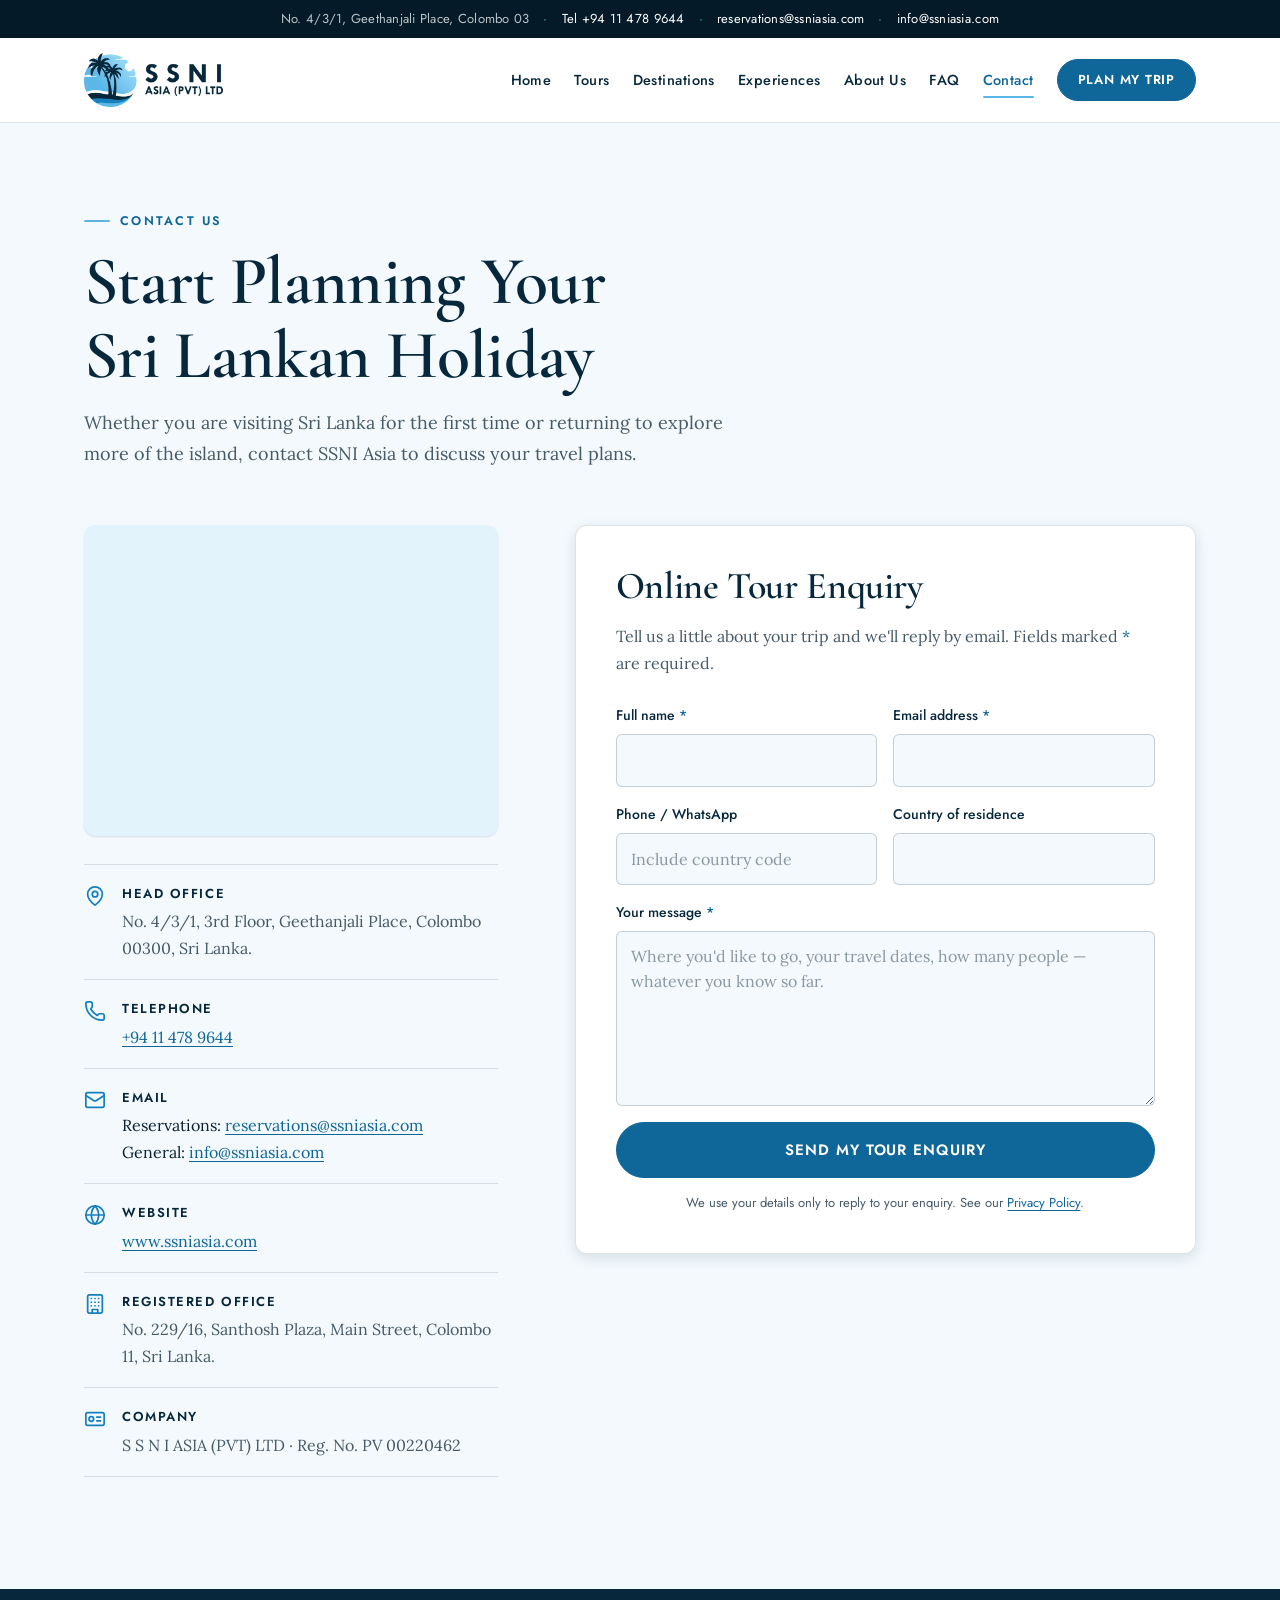
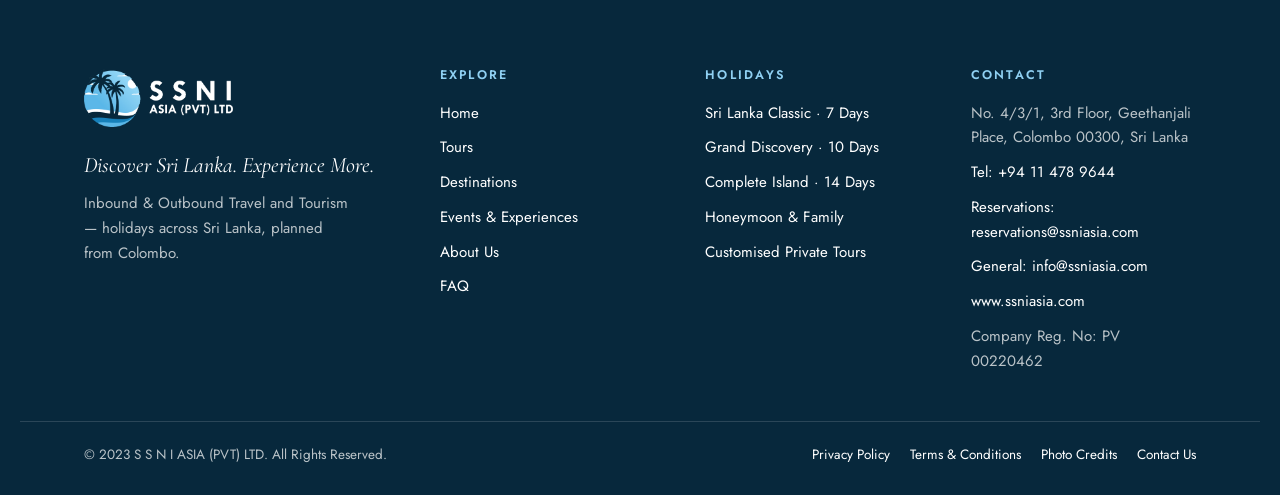
<file: contact.html>
<!DOCTYPE html>
<html lang="en">
<head>
<meta charset="utf-8"/>
<meta name="viewport" content="width=device-width, initial-scale=1"/>
<title>Contact SSNI Asia — Send a Sri Lanka Tour Enquiry | Colombo</title>
<meta name="description" content="Contact SSNI Asia, No. 4/3/1, 3rd Floor, Geethanjali Place, Colombo 00300. Call +94 11 478 9644 or send a tour enquiry online for a personalised Sri Lanka holiday itinerary."/>
<meta name="keywords" content="SSNI Asia, S S N I Asia Pvt Ltd, Sri Lanka tours, Sri Lanka holiday packages, inbound tourism Sri Lanka, tailor-made Sri Lanka tour, Colombo travel agency, Sri Lanka travel company"/>
<meta name="robots" content="index, follow"/>
<meta name="author" content="S S N I ASIA (PVT) LTD"/>
<meta name="theme-color" content="#07283c"/>
<link rel="canonical" href="https://www.ssniasia.com/contact"/>
<meta property="og:title" content="Contact SSNI Asia — Send a Sri Lanka Tour Enquiry | Colombo"/>
<meta property="og:description" content="Contact SSNI Asia, No. 4/3/1, 3rd Floor, Geethanjali Place, Colombo 00300. Call +94 11 478 9644 or send a tour enquiry online for a personalised Sri Lanka holiday itinerary."/>
<meta property="og:type" content="website"/>
<meta property="og:url" content="https://www.ssniasia.com/contact"/>
<meta property="og:site_name" content="SSNI Asia"/>
<meta property="og:locale" content="en_GB"/>
<meta property="og:image" content="https://www.ssniasia.com/assets/img/logo-stacked.png"/>
<meta name="twitter:card" content="summary"/>
<meta name="twitter:title" content="Contact SSNI Asia — Send a Sri Lanka Tour Enquiry | Colombo"/>
<meta name="twitter:description" content="Contact SSNI Asia, No. 4/3/1, 3rd Floor, Geethanjali Place, Colombo 00300. Call +94 11 478 9644 or send a tour enquiry online for a personalised Sri Lanka holiday itinerary."/>
<link rel="icon" type="image/png" href="favicon.png"/>
<link rel="apple-touch-icon" href="apple-touch-icon.png"/>
<script>(function(){var d=document.documentElement;d.className+=" js";/* preloader only on a cold open or a refresh, never on internal navigation */var s=true;try{var n=performance.getEntriesByType&&performance.getEntriesByType("navigation")[0];var r=n?n.type==="reload":(performance.navigation&&performance.navigation.type===1);s=!!r||!sessionStorage.getItem("ssni-seen");sessionStorage.setItem("ssni-seen","1");}catch(e){s=true;}if(s)d.className+=" preload";})();</script>
<link rel="preconnect" href="https://fonts.googleapis.com"/>
<link rel="preconnect" href="https://fonts.gstatic.com" crossorigin/>
<link href="https://fonts.googleapis.com/css2?family=Cormorant+Garamond:ital,wght@0,500;0,600;1,500&amp;family=Jost:wght@400;500;600&amp;family=Lora:ital,wght@0,400;0,500;0,600;1,400&amp;display=swap" rel="stylesheet"/>
<link href="assets/site.css" rel="stylesheet"/>
<script src="assets/seo.js" defer></script>
<script src="assets/site.js" defer></script>
<script src="assets/enquiry-form.js" defer></script>
</head>
<body>
<svg xmlns="http://www.w3.org/2000/svg" style="position:absolute;width:0;height:0;overflow:hidden" aria-hidden="true" focusable="false">
<symbol id="i-arrow-right" viewBox="0 0 24 24" fill="none" stroke="currentColor" stroke-width="1.9" stroke-linecap="round" stroke-linejoin="round"><path d="M5 12h14"/><path d="m12 5 7 7-7 7"/></symbol>
<symbol id="i-arrow-left" viewBox="0 0 24 24" fill="none" stroke="currentColor" stroke-width="1.9" stroke-linecap="round" stroke-linejoin="round"><path d="M19 12H5"/><path d="m12 19-7-7 7-7"/></symbol>
<symbol id="i-phone" viewBox="0 0 24 24" fill="none" stroke="currentColor" stroke-width="1.9" stroke-linecap="round" stroke-linejoin="round"><path d="M13.832 16.568a1 1 0 0 0 1.213-.303l.355-.465A2 2 0 0 1 17 15h3a2 2 0 0 1 2 2v3a2 2 0 0 1-2 2A18 18 0 0 1 2 4a2 2 0 0 1 2-2h3a2 2 0 0 1 2 2v3a2 2 0 0 1-.598 1.5l-.466.355a1 1 0 0 0-.302 1.214 14.9 14.9 0 0 0 6.196 6.196z"/></symbol>
<symbol id="i-mail" viewBox="0 0 24 24" fill="none" stroke="currentColor" stroke-width="1.9" stroke-linecap="round" stroke-linejoin="round"><rect width="20" height="16" x="2" y="4" rx="2"/><path d="m22 7-8.97 5.7a1.94 1.94 0 0 1-2.06 0L2 7"/></symbol>
<symbol id="i-pin" viewBox="0 0 24 24" fill="none" stroke="currentColor" stroke-width="1.9" stroke-linecap="round" stroke-linejoin="round"><path d="M20 10c0 6-8 12-8 12s-8-6-8-12a8 8 0 0 1 16 0"/><circle cx="12" cy="10" r="3"/></symbol>
<symbol id="i-globe" viewBox="0 0 24 24" fill="none" stroke="currentColor" stroke-width="1.9" stroke-linecap="round" stroke-linejoin="round"><circle cx="12" cy="12" r="10"/><path d="M2 12h20"/><path d="M12 2a15.3 15.3 0 0 1 4 10 15.3 15.3 0 0 1-4 10 15.3 15.3 0 0 1-4-10 15.3 15.3 0 0 1 4-10z"/></symbol>
<symbol id="i-building" viewBox="0 0 24 24" fill="none" stroke="currentColor" stroke-width="1.9" stroke-linecap="round" stroke-linejoin="round"><rect width="16" height="20" x="4" y="2" rx="2"/><path d="M9 22v-4h6v4"/><path d="M8 6h.01M16 6h.01M12 6h.01M12 10h.01M12 14h.01M16 10h.01M16 14h.01M8 10h.01M8 14h.01"/></symbol>
<symbol id="i-id" viewBox="0 0 24 24" fill="none" stroke="currentColor" stroke-width="1.9" stroke-linecap="round" stroke-linejoin="round"><rect width="20" height="14" x="2" y="5" rx="2"/><circle cx="8" cy="12" r="2.5"/><path d="M14 10h4M14 14h4"/></symbol>
<symbol id="i-plus" viewBox="0 0 24 24" fill="none" stroke="currentColor" stroke-width="1.9" stroke-linecap="round" stroke-linejoin="round"><path d="M12 5v14"/><path d="M5 12h14"/></symbol>
<symbol id="i-check" viewBox="0 0 24 24" fill="none" stroke="currentColor" stroke-width="1.9" stroke-linecap="round" stroke-linejoin="round"><path d="M20 6 9 17l-5-5"/></symbol>
<symbol id="i-info" viewBox="0 0 24 24" fill="none" stroke="currentColor" stroke-width="1.9" stroke-linecap="round" stroke-linejoin="round"><circle cx="12" cy="12" r="10"/><path d="M12 16v-4"/><path d="M12 8h.01"/></symbol>
<symbol id="i-compass" viewBox="0 0 24 24" fill="none" stroke="currentColor" stroke-width="1.9" stroke-linecap="round" stroke-linejoin="round"><circle cx="12" cy="12" r="10"/><path d="m16.24 7.76-2.12 6.36-6.36 2.12 2.12-6.36 6.36-2.12z"/></symbol>
<symbol id="i-menu" viewBox="0 0 24 24" fill="none" stroke="currentColor" stroke-width="1.9" stroke-linecap="round" stroke-linejoin="round"><path d="M3 6h18"/><path d="M3 12h18"/><path d="M3 18h18"/></symbol>
</svg>
<div class="preloader" id="preloader" aria-hidden="true">
  <div class="preloader__mark">
    <img class="preloader__logo" src="favicon.png" alt="" width="512" height="512"/>
    <div class="preloader__bar"></div>
  </div>
</div>
<a class="sr-only skip-link" href="#main">Skip to content</a>

<div class="topbar">
  <div class="wrap topbar__inner">
    <span class="topbar__addr">No. 4/3/1, Geethanjali Place, Colombo 03</span>
    <span class="topbar__sep" aria-hidden="true">·</span>
    <a href="tel:+94114789644">Tel +94 11 478 9644</a>
    <span class="topbar__sep" aria-hidden="true">·</span>
    <a href="mailto:reservations@ssniasia.com">reservations@ssniasia.com</a>
    <span class="topbar__sep topbar__extra" aria-hidden="true">·</span>
    <a class="topbar__extra" href="mailto:info@ssniasia.com">info@ssniasia.com</a>
  </div>
</div>

<header class="site-nav">
  <div class="wrap site-nav__inner">
    <a class="brand" href="./" aria-label="SSNI Asia — home">
      <img class="brand__img" src="logo.png" alt="S S N I ASIA (PVT) LTD" width="927" height="360"/>
    </a>
    <button class="nav-toggle" type="button" aria-label="Open menu" aria-expanded="false" aria-controls="site-menu"><svg aria-hidden="true" focusable="false"><use href="#i-menu"/></svg></button>
    <nav class="nav-links" id="site-menu" aria-label="Main">
      <a href="./">Home</a>
      <a href="tours.html">Tours</a>
      <a href="destinations.html">Destinations</a>
      <a href="experiences.html">Experiences</a>
      <a href="about.html">About Us</a>
      <a href="faq.html">FAQ</a>
      <a href="contact.html" aria-current="page">Contact</a>
      <a class="btn btn-primary" href="contact.html#enquiry">Plan My Trip</a>
    </nav>
  </div>
</header>
<main id="main">
<section class="page-intro wrap">
  <span class="kicker">Contact us</span>
  <h1>Start Planning Your Sri Lankan Holiday</h1>
  <p class="lead">Whether you are visiting Sri Lanka for the first time or returning to explore more of the island, contact SSNI Asia to discuss your travel plans.</p>
</section>

<section class="section section--flush-top wrap split split--top split--form">
  <div>
    <div class="map-frame">
      <iframe
        src="https://www.google.com/maps?q=Geethanjali+Place,+Colombo+00300,+Sri+Lanka&amp;output=embed"
        loading="lazy" referrerpolicy="strict-origin-when-cross-origin" allowfullscreen=""
        title="Map — SSNI Asia head office, Geethanjali Place, Colombo 03"></iframe>
    </div>
    <div class="info-list">
      <div><svg aria-hidden="true" focusable="false"><use href="#i-pin"/></svg><div><strong>Head office</strong><span class="text-muted">No. 4/3/1, 3rd Floor, Geethanjali Place, Colombo 00300, Sri Lanka.</span></div></div>
      <div><svg aria-hidden="true" focusable="false"><use href="#i-phone"/></svg><div><strong>Telephone</strong><span><a href="tel:+94114789644">+94 11 478 9644</a></span></div></div>
      <div><svg aria-hidden="true" focusable="false"><use href="#i-mail"/></svg><div><strong>Email</strong><span>Reservations: <a href="mailto:reservations@ssniasia.com">reservations@ssniasia.com</a></span><span>General: <a href="mailto:info@ssniasia.com">info@ssniasia.com</a></span></div></div>
      <div><svg aria-hidden="true" focusable="false"><use href="#i-globe"/></svg><div><strong>Website</strong><span><a href="https://www.ssniasia.com/">www.ssniasia.com</a></span></div></div>
      <div><svg aria-hidden="true" focusable="false"><use href="#i-building"/></svg><div><strong>Registered office</strong><span class="text-muted">No. 229/16, Santhosh Plaza, Main Street, Colombo 11, Sri Lanka.</span></div></div>
      <div><svg aria-hidden="true" focusable="false"><use href="#i-id"/></svg><div><strong>Company</strong><span class="text-muted">S S N I ASIA (PVT) LTD · Reg. No. PV 00220462</span></div></div>
    </div>
  </div>

  <div class="form-card" id="enquiry">
    <form action="contact.php" method="post" id="enquiry-form" novalidate>
      <h2 style="font-size:clamp(28px,3.4vw,38px)">Online Tour Enquiry</h2>
      <p class="text-muted" style="margin-bottom:28px">Tell us a little about your trip and we'll reply by email. Fields marked <span class="req" style="color:var(--color-ocean-700)">*</span> are required.</p>

      <div class="form-feedback" id="form-status" role="status" aria-live="polite" hidden></div>

      <div class="field-row">
        <div class="field">
          <label for="fullName">Full name <span class="req">*</span></label>
          <input class="input" id="fullName" name="fullName" type="text" autocomplete="name" maxlength="120" required/>
        </div>
        <div class="field">
          <label for="email">Email address <span class="req">*</span></label>
          <input class="input" id="email" name="email" type="email" autocomplete="email" maxlength="254" required/>
        </div>
      </div>
      <div class="field-row">
        <div class="field">
          <label for="phone">Phone / WhatsApp</label>
          <input class="input" id="phone" name="phone" type="tel" autocomplete="tel" maxlength="40" placeholder="Include country code"/>
        </div>
        <div class="field">
          <label for="country">Country of residence</label>
          <input class="input" id="country" name="country" type="text" autocomplete="country-name" maxlength="80"/>
        </div>
      </div>
      <div class="field">
        <label for="message">Your message <span class="req">*</span></label>
        <textarea class="input" id="message" name="message" rows="6" maxlength="5000" required placeholder="Where you'd like to go, your travel dates, how many people — whatever you know so far."></textarea>
      </div>

      <!-- honeypot: hidden from people, irresistible to bots. Positioned
           off-screen rather than display:none, which some bots skip. -->
      <div class="hp-field" aria-hidden="true">
        <label for="website">Website</label>
        <input id="website" name="website" type="text" tabindex="-1" autocomplete="off"/>
      </div>

      <button type="submit" class="btn btn-primary btn-block btn-lg" id="enquiry-submit">Send My Tour Enquiry</button>
      <p class="form-foot">We use your details only to reply to your enquiry. See our <a href="privacy.html">Privacy Policy</a>.</p>
    </form>

    <div class="confirm" id="enquiry-confirm" tabindex="-1" hidden>
      <div class="confirm__icon"><svg aria-hidden="true" focusable="false"><use href="#i-check"/></svg></div>
      <h2>Thank You — Your Enquiry Has Been Sent</h2>
      <p>We've received your tour enquiry and will be in touch by email soon. For anything urgent, call us on <a href="tel:+94114789644">+94 11 478 9644</a>.</p>
      <button type="button" class="btn btn-secondary" id="enquiry-again">Send another enquiry</button>
    </div>
  </div>
</section>
</main>

<footer class="site-footer">
  <div class="wrap site-footer__inner">
    <div class="footer-brand">
      <a class="brand" href="./" aria-label="SSNI Asia — home">
        <img class="brand__img" src="logo-reversed.png" alt="S S N I ASIA (PVT) LTD" width="927" height="360" loading="lazy"/>
      </a>
      <p class="footer-brand__tag">Discover Sri Lanka. Experience More.</p>
      <p>Inbound &amp; Outbound Travel and Tourism — holidays across Sri Lanka, planned from Colombo.</p>
    </div>
    <div class="footer-col">
      <h2>Explore</h2>
      <ul>
        <li><a href="./">Home</a></li>
        <li><a href="tours.html">Tours</a></li>
        <li><a href="destinations.html">Destinations</a></li>
        <li><a href="experiences.html">Events &amp; Experiences</a></li>
        <li><a href="about.html">About Us</a></li>
        <li><a href="faq.html">FAQ</a></li>
      </ul>
    </div>
    <div class="footer-col">
      <h2>Holidays</h2>
      <ul>
        <li><a href="tours.html#classic">Sri Lanka Classic · 7 Days</a></li>
        <li><a href="tours.html#grand">Grand Discovery · 10 Days</a></li>
        <li><a href="tours.html#complete">Complete Island · 14 Days</a></li>
        <li><a href="tours.html#styles">Honeymoon &amp; Family</a></li>
        <li><a href="tours.html#custom">Customised Private Tours</a></li>
      </ul>
    </div>
    <div class="footer-col">
      <h2>Contact</h2>
      <ul>
        <li>No. 4/3/1, 3rd Floor, Geethanjali Place, Colombo 00300, Sri Lanka</li>
        <li><a href="tel:+94114789644">Tel: +94 11 478 9644</a></li>
        <li><a href="mailto:reservations@ssniasia.com">Reservations: reservations@ssniasia.com</a></li>
        <li><a href="mailto:info@ssniasia.com">General: info@ssniasia.com</a></li>
        <li><a href="https://www.ssniasia.com/">www.ssniasia.com</a></li>
        <li>Company Reg. No: PV 00220462</li>
      </ul>
    </div>
  </div>
  <div class="wrap footer-bottom">
    <span>© 2023 S S N I ASIA (PVT) LTD. All Rights Reserved.</span>
    <span class="footer-bottom__links"><a href="privacy.html">Privacy Policy</a><a href="terms.html">Terms &amp; Conditions</a><a href="credits.html">Photo Credits</a><a href="contact.html">Contact Us</a></span>
  </div>
</footer>
</body>
</html>
</file>
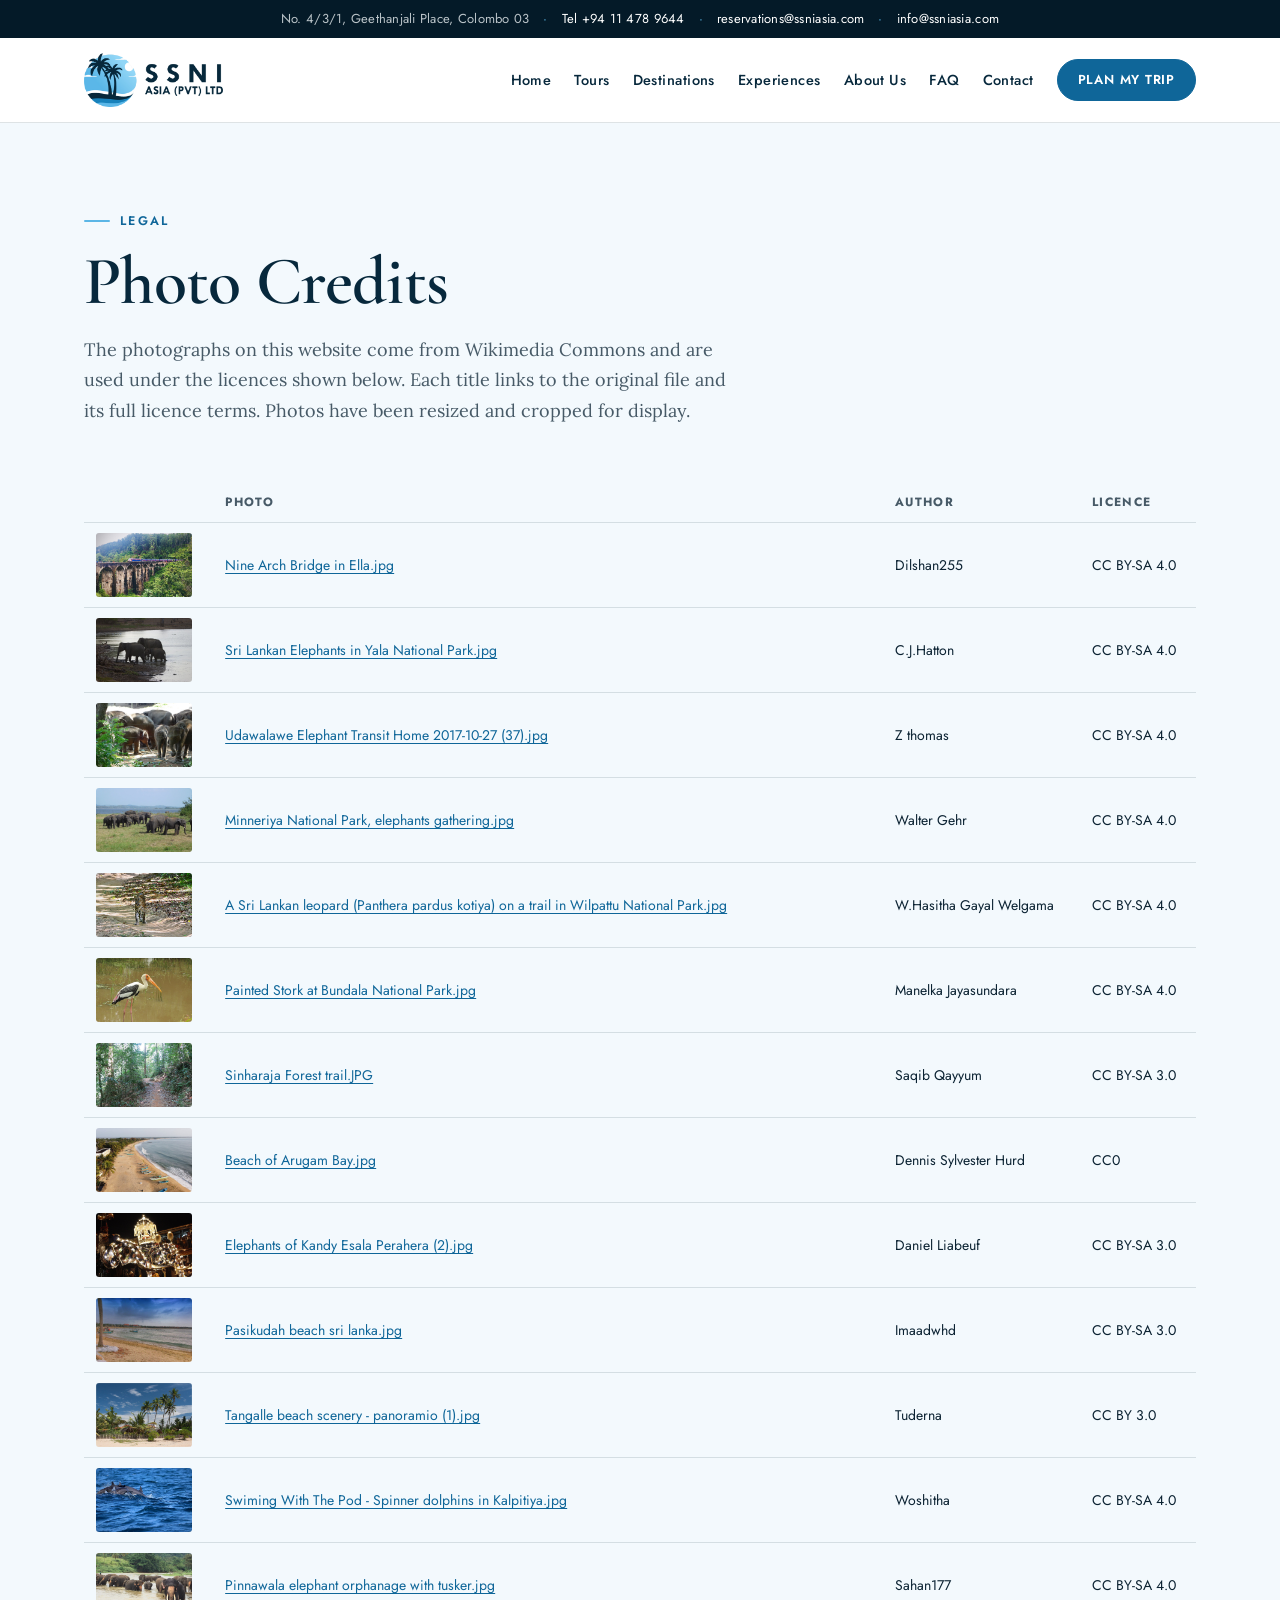
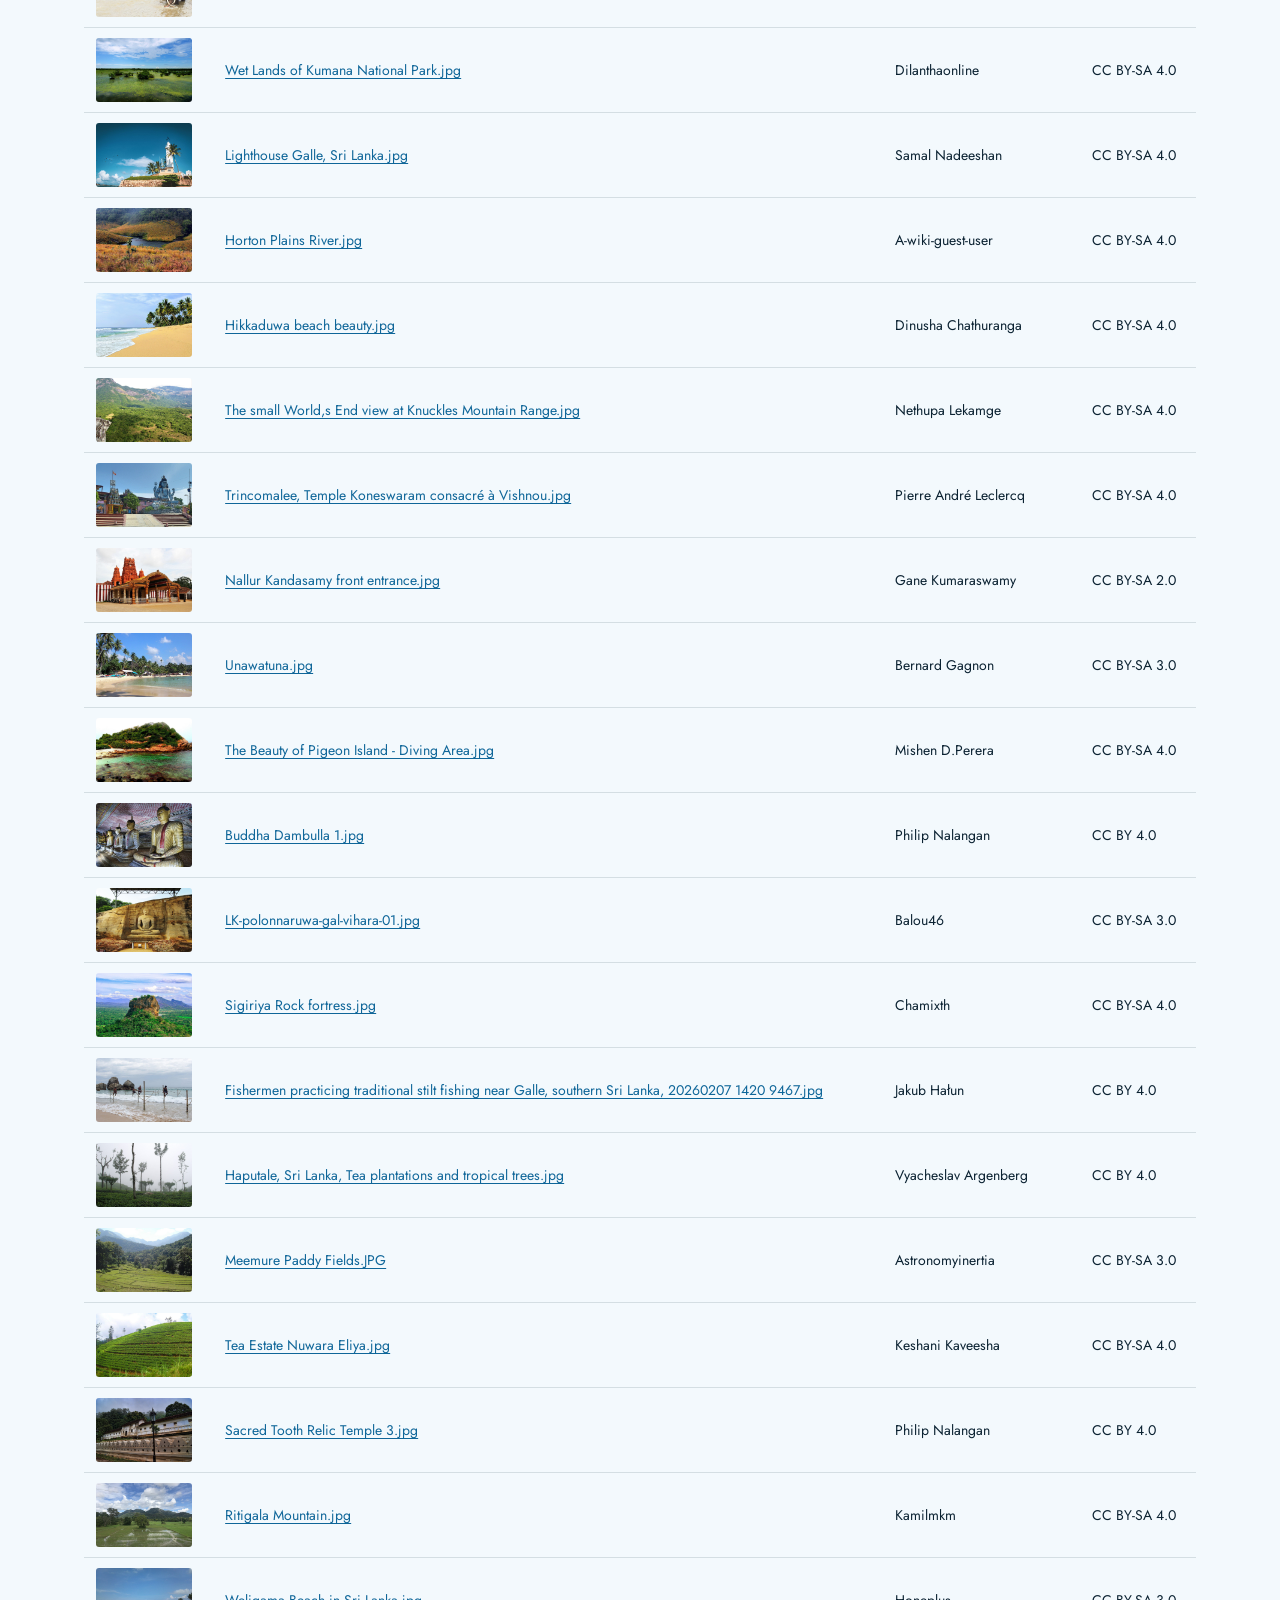
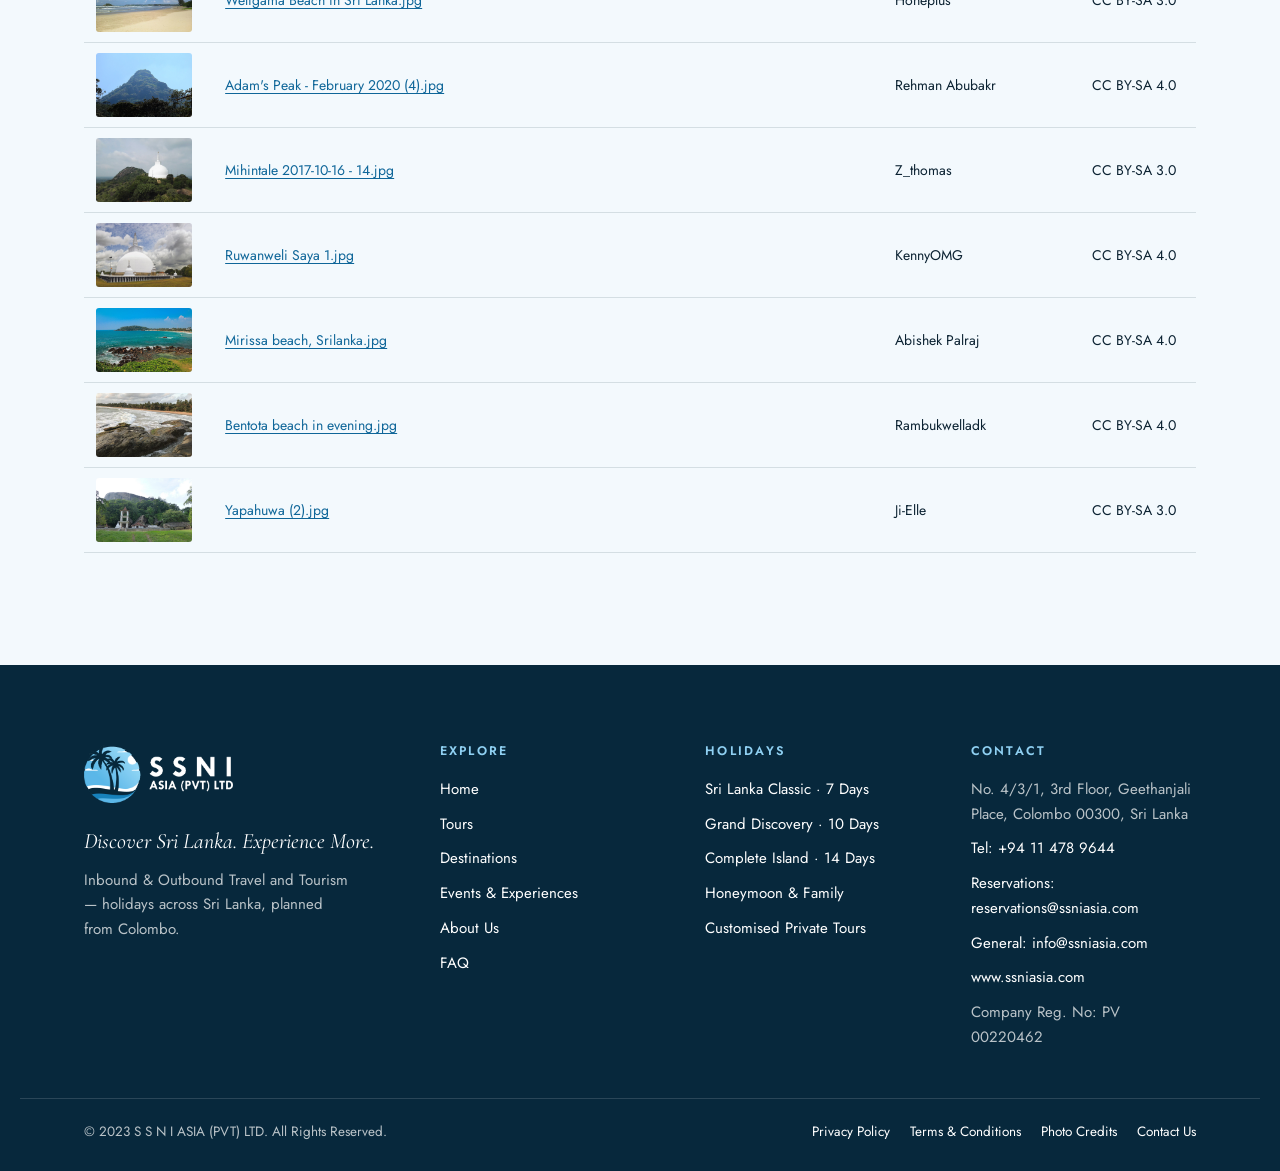
<file: credits.html>
<!DOCTYPE html>
<html lang="en">
<head>
<meta charset="utf-8"/>
<meta name="viewport" content="width=device-width, initial-scale=1"/>
<title>Photo Credits | SSNI Asia</title>
<meta name="description" content="Credits and licences for the photographs used on www.ssniasia.com."/>
<meta name="keywords" content="SSNI Asia, S S N I Asia Pvt Ltd, Sri Lanka tours, Sri Lanka holiday packages, inbound tourism Sri Lanka, tailor-made Sri Lanka tour, Colombo travel agency, Sri Lanka travel company"/>
<meta name="robots" content="noindex, follow"/>
<meta name="author" content="S S N I ASIA (PVT) LTD"/>
<meta name="theme-color" content="#07283c"/>
<link rel="canonical" href="https://www.ssniasia.com/credits"/>
<meta property="og:title" content="Photo Credits | SSNI Asia"/>
<meta property="og:description" content="Credits and licences for the photographs used on www.ssniasia.com."/>
<meta property="og:type" content="website"/>
<meta property="og:url" content="https://www.ssniasia.com/credits"/>
<meta property="og:site_name" content="SSNI Asia"/>
<meta property="og:locale" content="en_GB"/>
<meta property="og:image" content="https://www.ssniasia.com/assets/img/logo-stacked.png"/>
<meta name="twitter:card" content="summary"/>
<meta name="twitter:title" content="Photo Credits | SSNI Asia"/>
<meta name="twitter:description" content="Credits and licences for the photographs used on www.ssniasia.com."/>
<link rel="icon" type="image/png" href="favicon.png"/>
<link rel="apple-touch-icon" href="apple-touch-icon.png"/>
<script>(function(){var d=document.documentElement;d.className+=" js";/* preloader only on a cold open or a refresh, never on internal navigation */var s=true;try{var n=performance.getEntriesByType&&performance.getEntriesByType("navigation")[0];var r=n?n.type==="reload":(performance.navigation&&performance.navigation.type===1);s=!!r||!sessionStorage.getItem("ssni-seen");sessionStorage.setItem("ssni-seen","1");}catch(e){s=true;}if(s)d.className+=" preload";})();</script>
<link rel="preconnect" href="https://fonts.googleapis.com"/>
<link rel="preconnect" href="https://fonts.gstatic.com" crossorigin/>
<link href="https://fonts.googleapis.com/css2?family=Cormorant+Garamond:ital,wght@0,500;0,600;1,500&amp;family=Jost:wght@400;500;600&amp;family=Lora:ital,wght@0,400;0,500;0,600;1,400&amp;display=swap" rel="stylesheet"/>
<link href="assets/site.css" rel="stylesheet"/>
<script src="assets/seo.js" defer></script>
<script src="assets/site.js" defer></script>
</head>
<body>
<svg xmlns="http://www.w3.org/2000/svg" style="position:absolute;width:0;height:0;overflow:hidden" aria-hidden="true" focusable="false">
<symbol id="i-arrow-right" viewBox="0 0 24 24" fill="none" stroke="currentColor" stroke-width="1.9" stroke-linecap="round" stroke-linejoin="round"><path d="M5 12h14"/><path d="m12 5 7 7-7 7"/></symbol>
<symbol id="i-arrow-left" viewBox="0 0 24 24" fill="none" stroke="currentColor" stroke-width="1.9" stroke-linecap="round" stroke-linejoin="round"><path d="M19 12H5"/><path d="m12 19-7-7 7-7"/></symbol>
<symbol id="i-phone" viewBox="0 0 24 24" fill="none" stroke="currentColor" stroke-width="1.9" stroke-linecap="round" stroke-linejoin="round"><path d="M13.832 16.568a1 1 0 0 0 1.213-.303l.355-.465A2 2 0 0 1 17 15h3a2 2 0 0 1 2 2v3a2 2 0 0 1-2 2A18 18 0 0 1 2 4a2 2 0 0 1 2-2h3a2 2 0 0 1 2 2v3a2 2 0 0 1-.598 1.5l-.466.355a1 1 0 0 0-.302 1.214 14.9 14.9 0 0 0 6.196 6.196z"/></symbol>
<symbol id="i-mail" viewBox="0 0 24 24" fill="none" stroke="currentColor" stroke-width="1.9" stroke-linecap="round" stroke-linejoin="round"><rect width="20" height="16" x="2" y="4" rx="2"/><path d="m22 7-8.97 5.7a1.94 1.94 0 0 1-2.06 0L2 7"/></symbol>
<symbol id="i-pin" viewBox="0 0 24 24" fill="none" stroke="currentColor" stroke-width="1.9" stroke-linecap="round" stroke-linejoin="round"><path d="M20 10c0 6-8 12-8 12s-8-6-8-12a8 8 0 0 1 16 0"/><circle cx="12" cy="10" r="3"/></symbol>
<symbol id="i-globe" viewBox="0 0 24 24" fill="none" stroke="currentColor" stroke-width="1.9" stroke-linecap="round" stroke-linejoin="round"><circle cx="12" cy="12" r="10"/><path d="M2 12h20"/><path d="M12 2a15.3 15.3 0 0 1 4 10 15.3 15.3 0 0 1-4 10 15.3 15.3 0 0 1-4-10 15.3 15.3 0 0 1 4-10z"/></symbol>
<symbol id="i-building" viewBox="0 0 24 24" fill="none" stroke="currentColor" stroke-width="1.9" stroke-linecap="round" stroke-linejoin="round"><rect width="16" height="20" x="4" y="2" rx="2"/><path d="M9 22v-4h6v4"/><path d="M8 6h.01M16 6h.01M12 6h.01M12 10h.01M12 14h.01M16 10h.01M16 14h.01M8 10h.01M8 14h.01"/></symbol>
<symbol id="i-id" viewBox="0 0 24 24" fill="none" stroke="currentColor" stroke-width="1.9" stroke-linecap="round" stroke-linejoin="round"><rect width="20" height="14" x="2" y="5" rx="2"/><circle cx="8" cy="12" r="2.5"/><path d="M14 10h4M14 14h4"/></symbol>
<symbol id="i-plus" viewBox="0 0 24 24" fill="none" stroke="currentColor" stroke-width="1.9" stroke-linecap="round" stroke-linejoin="round"><path d="M12 5v14"/><path d="M5 12h14"/></symbol>
<symbol id="i-check" viewBox="0 0 24 24" fill="none" stroke="currentColor" stroke-width="1.9" stroke-linecap="round" stroke-linejoin="round"><path d="M20 6 9 17l-5-5"/></symbol>
<symbol id="i-info" viewBox="0 0 24 24" fill="none" stroke="currentColor" stroke-width="1.9" stroke-linecap="round" stroke-linejoin="round"><circle cx="12" cy="12" r="10"/><path d="M12 16v-4"/><path d="M12 8h.01"/></symbol>
<symbol id="i-compass" viewBox="0 0 24 24" fill="none" stroke="currentColor" stroke-width="1.9" stroke-linecap="round" stroke-linejoin="round"><circle cx="12" cy="12" r="10"/><path d="m16.24 7.76-2.12 6.36-6.36 2.12 2.12-6.36 6.36-2.12z"/></symbol>
<symbol id="i-menu" viewBox="0 0 24 24" fill="none" stroke="currentColor" stroke-width="1.9" stroke-linecap="round" stroke-linejoin="round"><path d="M3 6h18"/><path d="M3 12h18"/><path d="M3 18h18"/></symbol>
</svg>
<div class="preloader" id="preloader" aria-hidden="true">
  <div class="preloader__mark">
    <img class="preloader__logo" src="favicon.png" alt="" width="512" height="512"/>
    <div class="preloader__bar"></div>
  </div>
</div>
<a class="sr-only skip-link" href="#main">Skip to content</a>

<div class="topbar">
  <div class="wrap topbar__inner">
    <span class="topbar__addr">No. 4/3/1, Geethanjali Place, Colombo 03</span>
    <span class="topbar__sep" aria-hidden="true">·</span>
    <a href="tel:+94114789644">Tel +94 11 478 9644</a>
    <span class="topbar__sep" aria-hidden="true">·</span>
    <a href="mailto:reservations@ssniasia.com">reservations@ssniasia.com</a>
    <span class="topbar__sep topbar__extra" aria-hidden="true">·</span>
    <a class="topbar__extra" href="mailto:info@ssniasia.com">info@ssniasia.com</a>
  </div>
</div>

<header class="site-nav">
  <div class="wrap site-nav__inner">
    <a class="brand" href="./" aria-label="SSNI Asia — home">
      <img class="brand__img" src="logo.png" alt="S S N I ASIA (PVT) LTD" width="927" height="360"/>
    </a>
    <button class="nav-toggle" type="button" aria-label="Open menu" aria-expanded="false" aria-controls="site-menu"><svg aria-hidden="true" focusable="false"><use href="#i-menu"/></svg></button>
    <nav class="nav-links" id="site-menu" aria-label="Main">
      <a href="./">Home</a>
      <a href="tours.html">Tours</a>
      <a href="destinations.html">Destinations</a>
      <a href="experiences.html">Experiences</a>
      <a href="about.html">About Us</a>
      <a href="faq.html">FAQ</a>
      <a href="contact.html">Contact</a>
      <a class="btn btn-primary" href="contact.html#enquiry">Plan My Trip</a>
    </nav>
  </div>
</header>
<main id="main">
<section class="page-intro wrap">
  <span class="kicker">Legal</span>
  <h1>Photo Credits</h1>
  <p class="lead">The photographs on this website come from Wikimedia Commons and are used under the licences shown below. Each title links to the original file and its full licence terms. Photos have been resized and cropped for display.</p>
</section>
<section class="section section--flush-top wrap">
  <div class="credits-table">
  <table>
    <thead><tr><th scope="col"><span class="sr-only">Preview</span></th><th scope="col">Photo</th><th scope="col">Author</th><th scope="col">Licence</th></tr></thead>
    <tbody>
      <tr><td><img src="images/ella.jpg" alt="" width="96" height="64" loading="lazy"></td>
        <td><a href="https://commons.wikimedia.org/wiki/File:Nine_Arch_Bridge_in_Ella.jpg" rel="noopener">Nine Arch Bridge in Ella.jpg</a></td><td>Dilshan255</td><td>CC BY-SA 4.0</td></tr>
      <tr><td><img src="images/yala.jpg" alt="" width="96" height="64" loading="lazy"></td>
        <td><a href="https://commons.wikimedia.org/wiki/File:Sri_Lankan_Elephants_in_Yala_National_Park.jpg" rel="noopener">Sri Lankan Elephants in Yala National Park.jpg</a></td><td>C.J.Hatton</td><td>CC BY-SA 4.0</td></tr>
      <tr><td><img src="images/udawalawe.jpg" alt="" width="96" height="64" loading="lazy"></td>
        <td><a href="https://commons.wikimedia.org/wiki/File:Udawalawe_Elephant_Transit_Home_2017-10-27_(37).jpg" rel="noopener">Udawalawe Elephant Transit Home 2017-10-27 (37).jpg</a></td><td>Z thomas</td><td>CC BY-SA 4.0</td></tr>
      <tr><td><img src="images/minneriya.jpg" alt="" width="96" height="64" loading="lazy"></td>
        <td><a href="https://commons.wikimedia.org/wiki/File:Minneriya_National_Park,_elephants_gathering.jpg" rel="noopener">Minneriya National Park, elephants gathering.jpg</a></td><td>Walter Gehr</td><td>CC BY-SA 4.0</td></tr>
      <tr><td><img src="images/wilpattu.jpg" alt="" width="96" height="64" loading="lazy"></td>
        <td><a href="https://commons.wikimedia.org/wiki/File:A_Sri_Lankan_leopard_(Panthera_pardus_kotiya)_on_a_trail_in_Wilpattu_National_Park.jpg" rel="noopener">A Sri Lankan leopard (Panthera pardus kotiya) on a trail in Wilpattu National Park.jpg</a></td><td>W.Hasitha Gayal Welgama</td><td>CC BY-SA 4.0</td></tr>
      <tr><td><img src="images/bundala.jpg" alt="" width="96" height="64" loading="lazy"></td>
        <td><a href="https://commons.wikimedia.org/wiki/File:Painted_Stork_at_Bundala_National_Park.jpg" rel="noopener">Painted Stork at Bundala National Park.jpg</a></td><td>Manelka Jayasundara</td><td>CC BY-SA 4.0</td></tr>
      <tr><td><img src="images/sinharaja.jpg" alt="" width="96" height="64" loading="lazy"></td>
        <td><a href="https://commons.wikimedia.org/wiki/File:Sinharaja_Forest_trail.JPG" rel="noopener">Sinharaja Forest trail.JPG</a></td><td>Saqib Qayyum</td><td>CC BY-SA 3.0</td></tr>
      <tr><td><img src="images/arugam-bay.jpg" alt="" width="96" height="64" loading="lazy"></td>
        <td><a href="https://commons.wikimedia.org/wiki/File:Beach_of_Arugam_Bay.jpg" rel="noopener">Beach of Arugam Bay.jpg</a></td><td>Dennis Sylvester Hurd</td><td>CC0</td></tr>
      <tr><td><img src="images/perahera.jpg" alt="" width="96" height="64" loading="lazy"></td>
        <td><a href="https://commons.wikimedia.org/wiki/File:Elephants_of_Kandy_Esala_Perahera_(2).jpg" rel="noopener">Elephants of Kandy Esala Perahera (2).jpg</a></td><td>Daniel Liabeuf</td><td>CC BY-SA 3.0</td></tr>
      <tr><td><img src="images/pasikudah.jpg" alt="" width="96" height="64" loading="lazy"></td>
        <td><a href="https://commons.wikimedia.org/wiki/File:Pasikudah_beach_sri_lanka.jpg" rel="noopener">Pasikudah beach sri lanka.jpg</a></td><td>Imaadwhd</td><td>CC BY-SA 3.0</td></tr>
      <tr><td><img src="images/tangalle.jpg" alt="" width="96" height="64" loading="lazy"></td>
        <td><a href="https://commons.wikimedia.org/wiki/File:Tangalle_beach_scenery_-_panoramio_(1).jpg" rel="noopener">Tangalle beach scenery - panoramio (1).jpg</a></td><td>Tuderna</td><td>CC BY 3.0</td></tr>
      <tr><td><img src="images/kalpitiya.jpg" alt="" width="96" height="64" loading="lazy"></td>
        <td><a href="https://commons.wikimedia.org/wiki/File:Swiming_With_The_Pod_-_Spinner_dolphins_in_Kalpitiya.jpg" rel="noopener">Swiming With The Pod - Spinner dolphins in Kalpitiya.jpg</a></td><td>Woshitha</td><td>CC BY-SA 4.0</td></tr>
      <tr><td><img src="images/pinnawala.jpg" alt="" width="96" height="64" loading="lazy"></td>
        <td><a href="https://commons.wikimedia.org/wiki/File:Pinnawala_elephant_orphanage_with_tusker.jpg" rel="noopener">Pinnawala elephant orphanage with tusker.jpg</a></td><td>Sahan177</td><td>CC BY-SA 4.0</td></tr>
      <tr><td><img src="images/kumana.jpg" alt="" width="96" height="64" loading="lazy"></td>
        <td><a href="https://commons.wikimedia.org/wiki/File:Wet_Lands_of_Kumana_National_Park.jpg" rel="noopener">Wet Lands of Kumana National Park.jpg</a></td><td>Dilanthaonline</td><td>CC BY-SA 4.0</td></tr>
      <tr><td><img src="images/galle.jpg" alt="" width="96" height="64" loading="lazy"></td>
        <td><a href="https://commons.wikimedia.org/wiki/File:Lighthouse_Galle,_Sri_Lanka.jpg" rel="noopener">Lighthouse Galle, Sri Lanka.jpg</a></td><td>Samal Nadeeshan</td><td>CC BY-SA 4.0</td></tr>
      <tr><td><img src="images/horton-plains.jpg" alt="" width="96" height="64" loading="lazy"></td>
        <td><a href="https://commons.wikimedia.org/wiki/File:Horton_Plains_River.jpg" rel="noopener">Horton Plains River.jpg</a></td><td>A-wiki-guest-user</td><td>CC BY-SA 4.0</td></tr>
      <tr><td><img src="images/hikkaduwa.jpg" alt="" width="96" height="64" loading="lazy"></td>
        <td><a href="https://commons.wikimedia.org/wiki/File:Hikkaduwa_beach_beauty.jpg" rel="noopener">Hikkaduwa beach beauty.jpg</a></td><td>Dinusha Chathuranga</td><td>CC BY-SA 4.0</td></tr>
      <tr><td><img src="images/knuckles.jpg" alt="" width="96" height="64" loading="lazy"></td>
        <td><a href="https://commons.wikimedia.org/wiki/File:The_small_World,s_End_view_at_Knuckles_Mountain_Range.jpg" rel="noopener">The small World,s End view at Knuckles Mountain Range.jpg</a></td><td>Nethupa Lekamge</td><td>CC BY-SA 4.0</td></tr>
      <tr><td><img src="images/trincomalee.jpg" alt="" width="96" height="64" loading="lazy"></td>
        <td><a href="https://commons.wikimedia.org/wiki/File:Trincomalee,_Temple_Koneswaram_consacr%C3%A9_%C3%A0_Vishnou.jpg" rel="noopener">Trincomalee, Temple Koneswaram consacré à Vishnou.jpg</a></td><td>Pierre André Leclercq</td><td>CC BY-SA 4.0</td></tr>
      <tr><td><img src="images/jaffna.jpg" alt="" width="96" height="64" loading="lazy"></td>
        <td><a href="https://commons.wikimedia.org/wiki/File:Nallur_Kandasamy_front_entrance.jpg" rel="noopener">Nallur Kandasamy front entrance.jpg</a></td><td>Gane Kumaraswamy</td><td>CC BY-SA 2.0</td></tr>
      <tr><td><img src="images/unawatuna.jpg" alt="" width="96" height="64" loading="lazy"></td>
        <td><a href="https://commons.wikimedia.org/wiki/File:Unawatuna.jpg" rel="noopener">Unawatuna.jpg</a></td><td>Bernard Gagnon</td><td>CC BY-SA 3.0</td></tr>
      <tr><td><img src="images/nilaveli.jpg" alt="" width="96" height="64" loading="lazy"></td>
        <td><a href="https://commons.wikimedia.org/wiki/File:The_Beauty_of_Pigeon_Island_-_Diving_Area.jpg" rel="noopener">The Beauty of Pigeon Island - Diving Area.jpg</a></td><td>Mishen D.Perera</td><td>CC BY-SA 4.0</td></tr>
      <tr><td><img src="images/dambulla.jpg" alt="" width="96" height="64" loading="lazy"></td>
        <td><a href="https://commons.wikimedia.org/wiki/File:Buddha_Dambulla_1.jpg" rel="noopener">Buddha Dambulla 1.jpg</a></td><td>Philip Nalangan</td><td>CC BY 4.0</td></tr>
      <tr><td><img src="images/polonnaruwa.jpg" alt="" width="96" height="64" loading="lazy"></td>
        <td><a href="https://commons.wikimedia.org/wiki/File:LK-polonnaruwa-gal-vihara-01.jpg" rel="noopener">LK-polonnaruwa-gal-vihara-01.jpg</a></td><td>Balou46</td><td>CC BY-SA 3.0</td></tr>
      <tr><td><img src="images/sigiriya.jpg" alt="" width="96" height="64" loading="lazy"></td>
        <td><a href="https://commons.wikimedia.org/wiki/File:Sigiriya_Rock_fortress.jpg" rel="noopener">Sigiriya Rock fortress.jpg</a></td><td>Chamixth</td><td>CC BY-SA 4.0</td></tr>
      <tr><td><img src="images/stilt-fishing.jpg" alt="" width="96" height="64" loading="lazy"></td>
        <td><a href="https://commons.wikimedia.org/wiki/File:Fishermen_practicing_traditional_stilt_fishing_near_Galle,_southern_Sri_Lanka,_20260207_1420_9467.jpg" rel="noopener">Fishermen practicing traditional stilt fishing near Galle, southern Sri Lanka, 20260207 1420 9467.jpg</a></td><td>Jakub Hałun</td><td>CC BY 4.0</td></tr>
      <tr><td><img src="images/haputale.jpg" alt="" width="96" height="64" loading="lazy"></td>
        <td><a href="https://commons.wikimedia.org/wiki/File:Haputale,_Sri_Lanka,_Tea_plantations_and_tropical_trees.jpg" rel="noopener">Haputale, Sri Lanka, Tea plantations and tropical trees.jpg</a></td><td>Vyacheslav Argenberg</td><td>CC BY 4.0</td></tr>
      <tr><td><img src="images/village.jpg" alt="" width="96" height="64" loading="lazy"></td>
        <td><a href="https://commons.wikimedia.org/wiki/File:Meemure_Paddy_Fields.JPG" rel="noopener">Meemure Paddy Fields.JPG</a></td><td>Astronomyinertia</td><td>CC BY-SA 3.0</td></tr>
      <tr><td><img src="images/nuwara-eliya.jpg" alt="" width="96" height="64" loading="lazy"></td>
        <td><a href="https://commons.wikimedia.org/wiki/File:Tea_Estate_Nuwara_Eliya.jpg" rel="noopener">Tea Estate Nuwara Eliya.jpg</a></td><td>Keshani Kaveesha</td><td>CC BY-SA 4.0</td></tr>
      <tr><td><img src="images/kandy.jpg" alt="" width="96" height="64" loading="lazy"></td>
        <td><a href="https://commons.wikimedia.org/wiki/File:Sacred_Tooth_Relic_Temple_3.jpg" rel="noopener">Sacred Tooth Relic Temple 3.jpg</a></td><td>Philip Nalangan</td><td>CC BY 4.0</td></tr>
      <tr><td><img src="images/ritigala.jpg" alt="" width="96" height="64" loading="lazy"></td>
        <td><a href="https://commons.wikimedia.org/wiki/File:Ritigala_Mountain.jpg" rel="noopener">Ritigala Mountain.jpg</a></td><td>Kamilmkm</td><td>CC BY-SA 4.0</td></tr>
      <tr><td><img src="images/weligama.jpg" alt="" width="96" height="64" loading="lazy"></td>
        <td><a href="https://commons.wikimedia.org/wiki/File:Weligama_Beach_in_Sri_Lanka.jpg" rel="noopener">Weligama Beach in Sri Lanka.jpg</a></td><td>Honeplus</td><td>CC BY-SA 3.0</td></tr>
      <tr><td><img src="images/adams-peak.jpg" alt="" width="96" height="64" loading="lazy"></td>
        <td><a href="https://commons.wikimedia.org/wiki/File:Adam%27s_Peak_-_February_2020_(4).jpg" rel="noopener">Adam&#x27;s Peak - February 2020 (4).jpg</a></td><td>Rehman Abubakr</td><td>CC BY-SA 4.0</td></tr>
      <tr><td><img src="images/mihintale.jpg" alt="" width="96" height="64" loading="lazy"></td>
        <td><a href="https://commons.wikimedia.org/wiki/File:Mihintale_2017-10-16_-_14.jpg" rel="noopener">Mihintale 2017-10-16 - 14.jpg</a></td><td>Z_thomas</td><td>CC BY-SA 3.0</td></tr>
      <tr><td><img src="images/anuradhapura.jpg" alt="" width="96" height="64" loading="lazy"></td>
        <td><a href="https://commons.wikimedia.org/wiki/File:Ruwanweli_Saya_1.jpg" rel="noopener">Ruwanweli Saya 1.jpg</a></td><td>KennyOMG</td><td>CC BY-SA 4.0</td></tr>
      <tr><td><img src="images/mirissa.jpg" alt="" width="96" height="64" loading="lazy"></td>
        <td><a href="https://commons.wikimedia.org/wiki/File:Mirissa_beach,_Srilanka.jpg" rel="noopener">Mirissa beach, Srilanka.jpg</a></td><td>Abishek Palraj</td><td>CC BY-SA 4.0</td></tr>
      <tr><td><img src="images/bentota.jpg" alt="" width="96" height="64" loading="lazy"></td>
        <td><a href="https://commons.wikimedia.org/wiki/File:Bentota_beach_in_evening.jpg" rel="noopener">Bentota beach in evening.jpg</a></td><td>Rambukwelladk</td><td>CC BY-SA 4.0</td></tr>
      <tr><td><img src="images/yapahuwa.jpg" alt="" width="96" height="64" loading="lazy"></td>
        <td><a href="https://commons.wikimedia.org/wiki/File:Yapahuwa_(2).jpg" rel="noopener">Yapahuwa (2).jpg</a></td><td>Ji-Elle</td><td>CC BY-SA 3.0</td></tr>
    </tbody>
  </table>
  </div>
</section>
</main>

<footer class="site-footer">
  <div class="wrap site-footer__inner">
    <div class="footer-brand">
      <a class="brand" href="./" aria-label="SSNI Asia — home">
        <img class="brand__img" src="logo-reversed.png" alt="S S N I ASIA (PVT) LTD" width="927" height="360" loading="lazy"/>
      </a>
      <p class="footer-brand__tag">Discover Sri Lanka. Experience More.</p>
      <p>Inbound &amp; Outbound Travel and Tourism — holidays across Sri Lanka, planned from Colombo.</p>
    </div>
    <div class="footer-col">
      <h2>Explore</h2>
      <ul>
        <li><a href="./">Home</a></li>
        <li><a href="tours.html">Tours</a></li>
        <li><a href="destinations.html">Destinations</a></li>
        <li><a href="experiences.html">Events &amp; Experiences</a></li>
        <li><a href="about.html">About Us</a></li>
        <li><a href="faq.html">FAQ</a></li>
      </ul>
    </div>
    <div class="footer-col">
      <h2>Holidays</h2>
      <ul>
        <li><a href="tours.html#classic">Sri Lanka Classic · 7 Days</a></li>
        <li><a href="tours.html#grand">Grand Discovery · 10 Days</a></li>
        <li><a href="tours.html#complete">Complete Island · 14 Days</a></li>
        <li><a href="tours.html#styles">Honeymoon &amp; Family</a></li>
        <li><a href="tours.html#custom">Customised Private Tours</a></li>
      </ul>
    </div>
    <div class="footer-col">
      <h2>Contact</h2>
      <ul>
        <li>No. 4/3/1, 3rd Floor, Geethanjali Place, Colombo 00300, Sri Lanka</li>
        <li><a href="tel:+94114789644">Tel: +94 11 478 9644</a></li>
        <li><a href="mailto:reservations@ssniasia.com">Reservations: reservations@ssniasia.com</a></li>
        <li><a href="mailto:info@ssniasia.com">General: info@ssniasia.com</a></li>
        <li><a href="https://www.ssniasia.com/">www.ssniasia.com</a></li>
        <li>Company Reg. No: PV 00220462</li>
      </ul>
    </div>
  </div>
  <div class="wrap footer-bottom">
    <span>© 2023 S S N I ASIA (PVT) LTD. All Rights Reserved.</span>
    <span class="footer-bottom__links"><a href="privacy.html">Privacy Policy</a><a href="terms.html">Terms &amp; Conditions</a><a href="credits.html">Photo Credits</a><a href="contact.html">Contact Us</a></span>
  </div>
</footer>
<a class="fab" href="contact.html#enquiry" aria-label="Plan my trip — send a tour enquiry"><svg aria-hidden="true" focusable="false"><use href="#i-compass"/></svg><span>Plan My Trip</span></a>
</body>
</html>
</file>
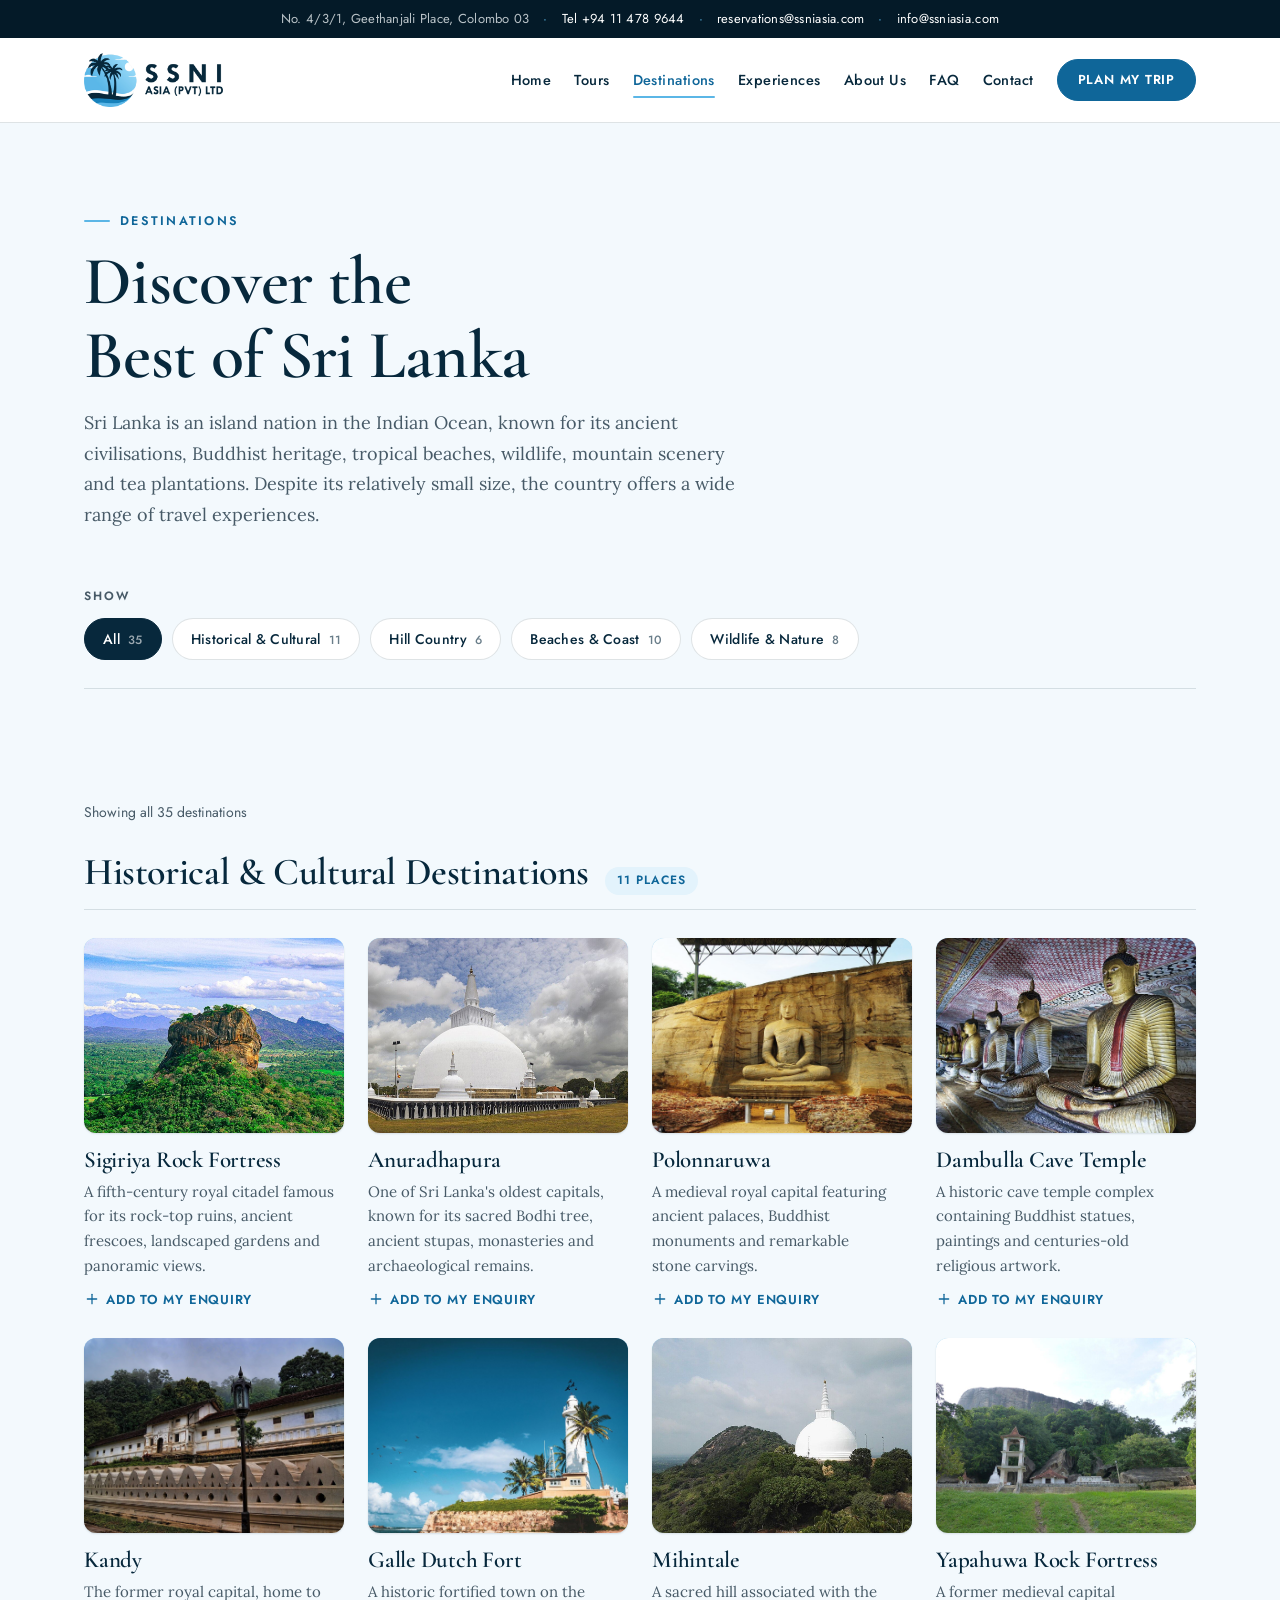
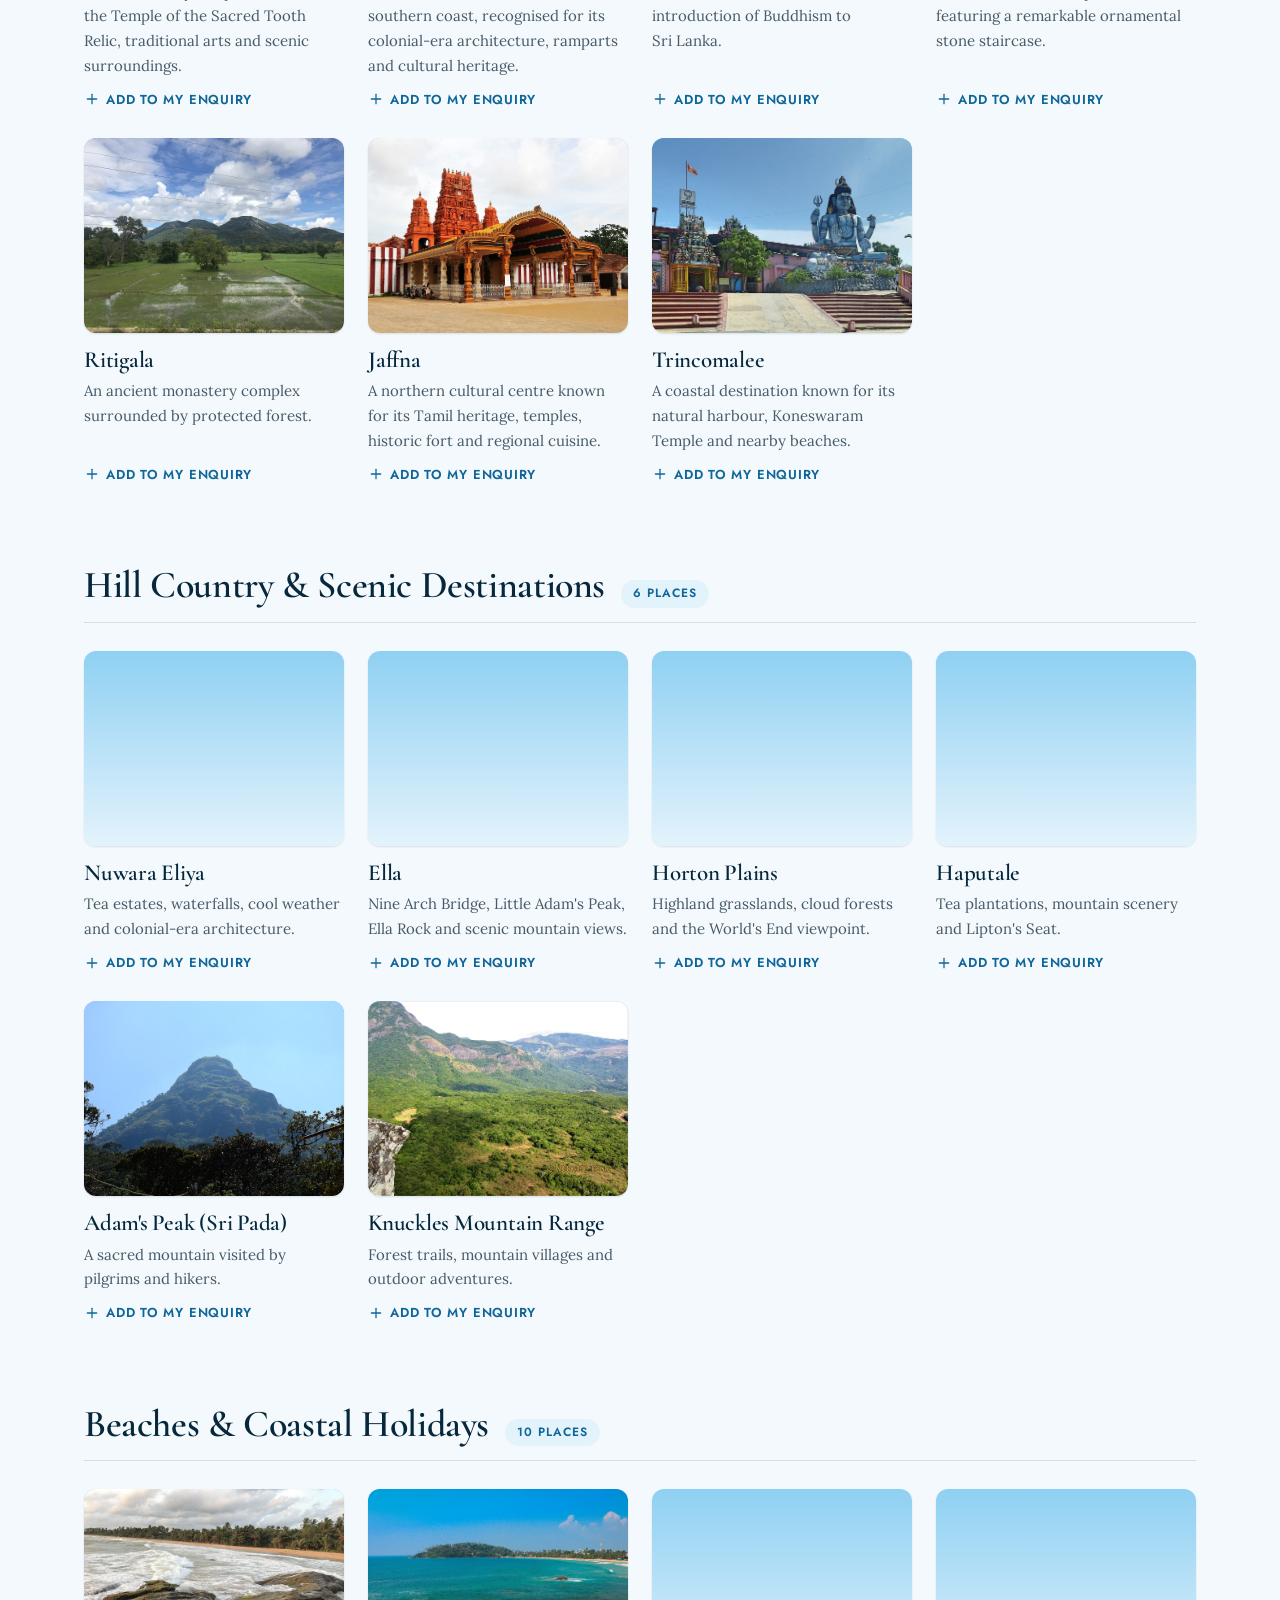
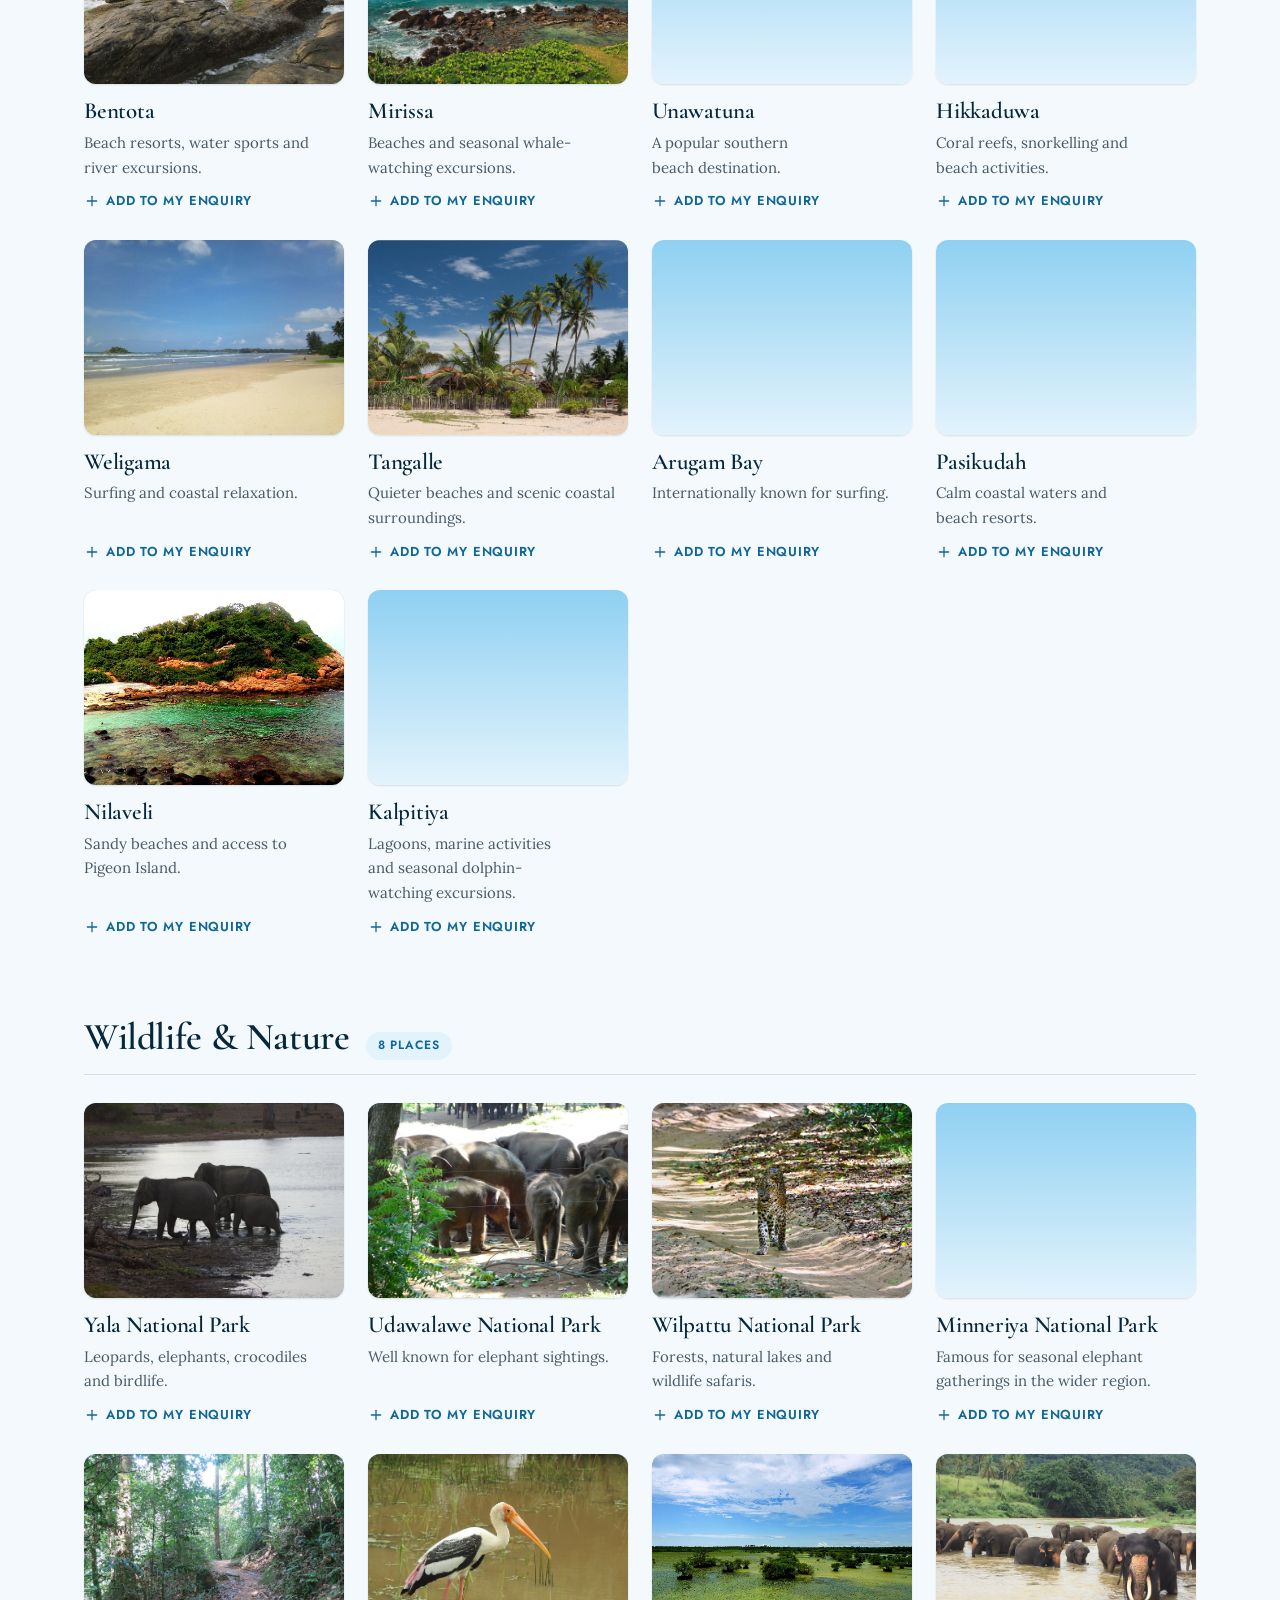
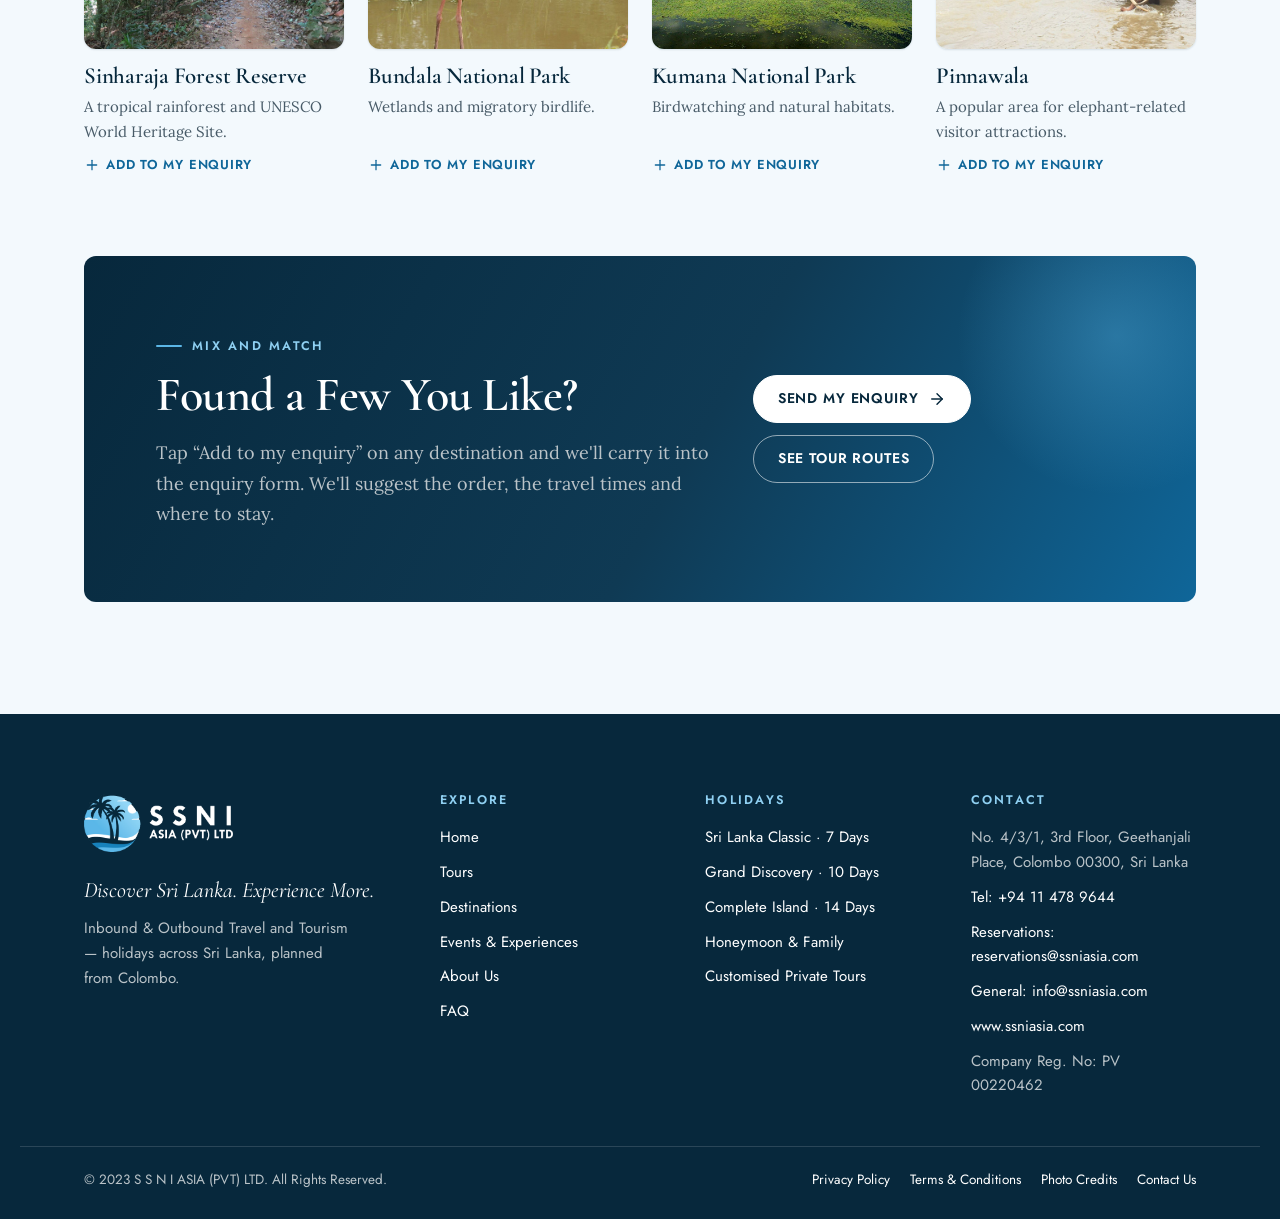
<file: destinations.html>
<!DOCTYPE html>
<html lang="en">
<head>
<meta charset="utf-8"/>
<meta name="viewport" content="width=device-width, initial-scale=1"/>
<title>Sri Lanka Destinations — Heritage, Hill Country, Beaches & Wildlife | SSNI Asia</title>
<meta name="description" content="Discover the best of Sri Lanka: Sigiriya, Anuradhapura, Kandy, Galle, Ella, Nuwara Eliya, Mirissa, Arugam Bay, Yala, Sinharaja and more — 35 destinations SSNI Asia can build your holiday around."/>
<meta name="keywords" content="SSNI Asia, S S N I Asia Pvt Ltd, Sri Lanka tours, Sri Lanka holiday packages, inbound tourism Sri Lanka, tailor-made Sri Lanka tour, Colombo travel agency, Sri Lanka travel company"/>
<meta name="robots" content="index, follow"/>
<meta name="author" content="S S N I ASIA (PVT) LTD"/>
<meta name="theme-color" content="#07283c"/>
<link rel="canonical" href="https://www.ssniasia.com/destinations"/>
<meta property="og:title" content="Sri Lanka Destinations — Heritage, Hill Country, Beaches & Wildlife | SSNI Asia"/>
<meta property="og:description" content="Discover the best of Sri Lanka: Sigiriya, Anuradhapura, Kandy, Galle, Ella, Nuwara Eliya, Mirissa, Arugam Bay, Yala, Sinharaja and more — 35 destinations SSNI Asia can build your holiday around."/>
<meta property="og:type" content="website"/>
<meta property="og:url" content="https://www.ssniasia.com/destinations"/>
<meta property="og:site_name" content="SSNI Asia"/>
<meta property="og:locale" content="en_GB"/>
<meta property="og:image" content="https://www.ssniasia.com/assets/img/logo-stacked.png"/>
<meta name="twitter:card" content="summary"/>
<meta name="twitter:title" content="Sri Lanka Destinations — Heritage, Hill Country, Beaches & Wildlife | SSNI Asia"/>
<meta name="twitter:description" content="Discover the best of Sri Lanka: Sigiriya, Anuradhapura, Kandy, Galle, Ella, Nuwara Eliya, Mirissa, Arugam Bay, Yala, Sinharaja and more — 35 destinations SSNI Asia can build your holiday around."/>
<link rel="icon" type="image/png" href="favicon.png"/>
<link rel="apple-touch-icon" href="apple-touch-icon.png"/>
<script>(function(){var d=document.documentElement;d.className+=" js";/* preloader only on a cold open or a refresh, never on internal navigation */var s=true;try{var n=performance.getEntriesByType&&performance.getEntriesByType("navigation")[0];var r=n?n.type==="reload":(performance.navigation&&performance.navigation.type===1);s=!!r||!sessionStorage.getItem("ssni-seen");sessionStorage.setItem("ssni-seen","1");}catch(e){s=true;}if(s)d.className+=" preload";})();</script>
<link rel="preconnect" href="https://fonts.googleapis.com"/>
<link rel="preconnect" href="https://fonts.gstatic.com" crossorigin/>
<link href="https://fonts.googleapis.com/css2?family=Cormorant+Garamond:ital,wght@0,500;0,600;1,500&amp;family=Jost:wght@400;500;600&amp;family=Lora:ital,wght@0,400;0,500;0,600;1,400&amp;display=swap" rel="stylesheet"/>
<link href="assets/site.css" rel="stylesheet"/>
<script src="assets/seo.js" defer></script>
<script src="assets/site.js" defer></script>
</head>
<body>
<svg xmlns="http://www.w3.org/2000/svg" style="position:absolute;width:0;height:0;overflow:hidden" aria-hidden="true" focusable="false">
<symbol id="i-arrow-right" viewBox="0 0 24 24" fill="none" stroke="currentColor" stroke-width="1.9" stroke-linecap="round" stroke-linejoin="round"><path d="M5 12h14"/><path d="m12 5 7 7-7 7"/></symbol>
<symbol id="i-arrow-left" viewBox="0 0 24 24" fill="none" stroke="currentColor" stroke-width="1.9" stroke-linecap="round" stroke-linejoin="round"><path d="M19 12H5"/><path d="m12 19-7-7 7-7"/></symbol>
<symbol id="i-phone" viewBox="0 0 24 24" fill="none" stroke="currentColor" stroke-width="1.9" stroke-linecap="round" stroke-linejoin="round"><path d="M13.832 16.568a1 1 0 0 0 1.213-.303l.355-.465A2 2 0 0 1 17 15h3a2 2 0 0 1 2 2v3a2 2 0 0 1-2 2A18 18 0 0 1 2 4a2 2 0 0 1 2-2h3a2 2 0 0 1 2 2v3a2 2 0 0 1-.598 1.5l-.466.355a1 1 0 0 0-.302 1.214 14.9 14.9 0 0 0 6.196 6.196z"/></symbol>
<symbol id="i-mail" viewBox="0 0 24 24" fill="none" stroke="currentColor" stroke-width="1.9" stroke-linecap="round" stroke-linejoin="round"><rect width="20" height="16" x="2" y="4" rx="2"/><path d="m22 7-8.97 5.7a1.94 1.94 0 0 1-2.06 0L2 7"/></symbol>
<symbol id="i-pin" viewBox="0 0 24 24" fill="none" stroke="currentColor" stroke-width="1.9" stroke-linecap="round" stroke-linejoin="round"><path d="M20 10c0 6-8 12-8 12s-8-6-8-12a8 8 0 0 1 16 0"/><circle cx="12" cy="10" r="3"/></symbol>
<symbol id="i-globe" viewBox="0 0 24 24" fill="none" stroke="currentColor" stroke-width="1.9" stroke-linecap="round" stroke-linejoin="round"><circle cx="12" cy="12" r="10"/><path d="M2 12h20"/><path d="M12 2a15.3 15.3 0 0 1 4 10 15.3 15.3 0 0 1-4 10 15.3 15.3 0 0 1-4-10 15.3 15.3 0 0 1 4-10z"/></symbol>
<symbol id="i-building" viewBox="0 0 24 24" fill="none" stroke="currentColor" stroke-width="1.9" stroke-linecap="round" stroke-linejoin="round"><rect width="16" height="20" x="4" y="2" rx="2"/><path d="M9 22v-4h6v4"/><path d="M8 6h.01M16 6h.01M12 6h.01M12 10h.01M12 14h.01M16 10h.01M16 14h.01M8 10h.01M8 14h.01"/></symbol>
<symbol id="i-id" viewBox="0 0 24 24" fill="none" stroke="currentColor" stroke-width="1.9" stroke-linecap="round" stroke-linejoin="round"><rect width="20" height="14" x="2" y="5" rx="2"/><circle cx="8" cy="12" r="2.5"/><path d="M14 10h4M14 14h4"/></symbol>
<symbol id="i-plus" viewBox="0 0 24 24" fill="none" stroke="currentColor" stroke-width="1.9" stroke-linecap="round" stroke-linejoin="round"><path d="M12 5v14"/><path d="M5 12h14"/></symbol>
<symbol id="i-check" viewBox="0 0 24 24" fill="none" stroke="currentColor" stroke-width="1.9" stroke-linecap="round" stroke-linejoin="round"><path d="M20 6 9 17l-5-5"/></symbol>
<symbol id="i-info" viewBox="0 0 24 24" fill="none" stroke="currentColor" stroke-width="1.9" stroke-linecap="round" stroke-linejoin="round"><circle cx="12" cy="12" r="10"/><path d="M12 16v-4"/><path d="M12 8h.01"/></symbol>
<symbol id="i-compass" viewBox="0 0 24 24" fill="none" stroke="currentColor" stroke-width="1.9" stroke-linecap="round" stroke-linejoin="round"><circle cx="12" cy="12" r="10"/><path d="m16.24 7.76-2.12 6.36-6.36 2.12 2.12-6.36 6.36-2.12z"/></symbol>
<symbol id="i-menu" viewBox="0 0 24 24" fill="none" stroke="currentColor" stroke-width="1.9" stroke-linecap="round" stroke-linejoin="round"><path d="M3 6h18"/><path d="M3 12h18"/><path d="M3 18h18"/></symbol>
</svg>
<div class="preloader" id="preloader" aria-hidden="true">
  <div class="preloader__mark">
    <img class="preloader__logo" src="favicon.png" alt="" width="512" height="512"/>
    <div class="preloader__bar"></div>
  </div>
</div>
<a class="sr-only skip-link" href="#main">Skip to content</a>

<div class="topbar">
  <div class="wrap topbar__inner">
    <span class="topbar__addr">No. 4/3/1, Geethanjali Place, Colombo 03</span>
    <span class="topbar__sep" aria-hidden="true">·</span>
    <a href="tel:+94114789644">Tel +94 11 478 9644</a>
    <span class="topbar__sep" aria-hidden="true">·</span>
    <a href="mailto:reservations@ssniasia.com">reservations@ssniasia.com</a>
    <span class="topbar__sep topbar__extra" aria-hidden="true">·</span>
    <a class="topbar__extra" href="mailto:info@ssniasia.com">info@ssniasia.com</a>
  </div>
</div>

<header class="site-nav">
  <div class="wrap site-nav__inner">
    <a class="brand" href="./" aria-label="SSNI Asia — home">
      <img class="brand__img" src="logo.png" alt="S S N I ASIA (PVT) LTD" width="927" height="360"/>
    </a>
    <button class="nav-toggle" type="button" aria-label="Open menu" aria-expanded="false" aria-controls="site-menu"><svg aria-hidden="true" focusable="false"><use href="#i-menu"/></svg></button>
    <nav class="nav-links" id="site-menu" aria-label="Main">
      <a href="./">Home</a>
      <a href="tours.html">Tours</a>
      <a href="destinations.html" aria-current="page">Destinations</a>
      <a href="experiences.html">Experiences</a>
      <a href="about.html">About Us</a>
      <a href="faq.html">FAQ</a>
      <a href="contact.html">Contact</a>
      <a class="btn btn-primary" href="contact.html#enquiry">Plan My Trip</a>
    </nav>
  </div>
</header>
<main id="main">
<section class="page-intro wrap">
  <span class="kicker">Destinations</span>
  <h1>Discover the Best of Sri Lanka</h1>
  <p class="lead">Sri Lanka is an island nation in the Indian Ocean, known for its ancient civilisations, Buddhist heritage, tropical beaches, wildlife, mountain scenery and tea plantations. Despite its relatively small size, the country offers a wide range of travel experiences.</p>
</section>

<section class="wrap" style="padding-bottom:28px">
  <p class="filter-label" id="filter-label">Show</p>
  <div class="chip-row" role="group" aria-labelledby="filter-label" data-dest-filter>
    <button class="chip" type="button" data-filter="all" aria-pressed="true">All <span class="chip__count">35</span></button>
    <button class="chip" type="button" data-filter="heritage" aria-pressed="false">Historical &amp; Cultural <span class="chip__count">11</span></button>
    <button class="chip" type="button" data-filter="hills" aria-pressed="false">Hill Country <span class="chip__count">6</span></button>
    <button class="chip" type="button" data-filter="beaches" aria-pressed="false">Beaches &amp; Coast <span class="chip__count">10</span></button>
    <button class="chip" type="button" data-filter="wildlife" aria-pressed="false">Wildlife &amp; Nature <span class="chip__count">8</span></button>
  </div>
</section>

<hr class="rule rule--inset"/>

<div class="section wrap" style="padding-bottom:0">
  <p class="result-count" id="dest-count" aria-live="polite" style="margin:0 0 28px">Showing all 35 destinations</p>
  <section class="dest-group" id="heritage" data-dest-group="heritage" aria-labelledby="h-heritage">
    <div class="dest-group__head"><h2 id="h-heritage">Historical &amp; Cultural Destinations</h2><span class="tag">11 places</span></div>
    <div class="dest-grid">
      <article class="dest-card">
        <figure class="plate ar-4-3"><img src="images/sigiriya.jpg" alt="Sigiriya Rock Fortress rising above the forest, with hills behind" width="1280" height="744" loading="lazy" decoding="async"></figure>
        <h3>Sigiriya Rock Fortress</h3>
        <p>A fifth-century royal citadel famous for its rock-top ruins, ancient frescoes, landscaped gardens and panoramic views.</p>
        <a class="dest-card__add" href="contact.html?destination=Sigiriya%20Rock%20Fortress#enquiry"><svg aria-hidden="true" focusable="false"><use href="#i-plus"/></svg> Add to my enquiry</a>
      </article>
      <article class="dest-card">
        <figure class="plate ar-4-3"><img src="images/anuradhapura.jpg" alt="The white Ruwanwelisaya stupa in Anuradhapura under a cloudy sky" width="1280" height="768" loading="lazy" decoding="async"></figure>
        <h3>Anuradhapura</h3>
        <p>One of Sri Lanka&#x27;s oldest capitals, known for its sacred Bodhi tree, ancient stupas, monasteries and archaeological remains.</p>
        <a class="dest-card__add" href="contact.html?destination=Anuradhapura#enquiry"><svg aria-hidden="true" focusable="false"><use href="#i-plus"/></svg> Add to my enquiry</a>
      </article>
      <article class="dest-card">
        <figure class="plate ar-4-3"><img src="images/polonnaruwa.jpg" alt="Seated Buddha carved into the rock at Gal Vihara, Polonnaruwa" width="1280" height="848" loading="lazy" decoding="async"></figure>
        <h3>Polonnaruwa</h3>
        <p>A medieval royal capital featuring ancient palaces, Buddhist monuments and remarkable stone carvings.</p>
        <a class="dest-card__add" href="contact.html?destination=Polonnaruwa#enquiry"><svg aria-hidden="true" focusable="false"><use href="#i-plus"/></svg> Add to my enquiry</a>
      </article>
      <article class="dest-card">
        <figure class="plate ar-4-3"><img src="images/dambulla.jpg" alt="Rows of painted Buddha statues inside the Dambulla cave temple" width="1280" height="929" loading="lazy" decoding="async"></figure>
        <h3>Dambulla Cave Temple</h3>
        <p>A historic cave temple complex containing Buddhist statues, paintings and centuries-old religious artwork.</p>
        <a class="dest-card__add" href="contact.html?destination=Dambulla%20Cave%20Temple#enquiry"><svg aria-hidden="true" focusable="false"><use href="#i-plus"/></svg> Add to my enquiry</a>
      </article>
      <article class="dest-card">
        <figure class="plate ar-4-3"><img src="images/kandy.jpg" alt="The Temple of the Sacred Tooth Relic in Kandy" width="1280" height="857" loading="lazy" decoding="async"></figure>
        <h3>Kandy</h3>
        <p>The former royal capital, home to the Temple of the Sacred Tooth Relic, traditional arts and scenic surroundings.</p>
        <a class="dest-card__add" href="contact.html?destination=Kandy#enquiry"><svg aria-hidden="true" focusable="false"><use href="#i-plus"/></svg> Add to my enquiry</a>
      </article>
      <article class="dest-card">
        <figure class="plate ar-4-3"><img src="images/galle.jpg" alt="Galle Fort lighthouse among palm trees on the ramparts" width="1280" height="853" loading="lazy" decoding="async"></figure>
        <h3>Galle Dutch Fort</h3>
        <p>A historic fortified town on the southern coast, recognised for its colonial-era architecture, ramparts and cultural heritage.</p>
        <a class="dest-card__add" href="contact.html?destination=Galle%20Dutch%20Fort#enquiry"><svg aria-hidden="true" focusable="false"><use href="#i-plus"/></svg> Add to my enquiry</a>
      </article>
      <article class="dest-card">
        <figure class="plate ar-4-3"><img src="images/mihintale.jpg" alt="The white Maha Seya stupa on the hill at Mihintale" width="1280" height="719" loading="lazy" decoding="async"></figure>
        <h3>Mihintale</h3>
        <p>A sacred hill associated with the introduction of Buddhism to Sri Lanka.</p>
        <a class="dest-card__add" href="contact.html?destination=Mihintale#enquiry"><svg aria-hidden="true" focusable="false"><use href="#i-plus"/></svg> Add to my enquiry</a>
      </article>
      <article class="dest-card">
        <figure class="plate ar-4-3"><img src="images/yapahuwa.jpg" alt="Yapahuwa rock with a temple at its foot" width="1280" height="960" loading="lazy" decoding="async"></figure>
        <h3>Yapahuwa Rock Fortress</h3>
        <p>A former medieval capital featuring a remarkable ornamental stone staircase.</p>
        <a class="dest-card__add" href="contact.html?destination=Yapahuwa%20Rock%20Fortress#enquiry"><svg aria-hidden="true" focusable="false"><use href="#i-plus"/></svg> Add to my enquiry</a>
      </article>
      <article class="dest-card">
        <figure class="plate ar-4-3"><img src="images/ritigala.jpg" alt="The forested Ritigala mountains seen across paddy fields" width="1280" height="960" loading="lazy" decoding="async"></figure>
        <h3>Ritigala</h3>
        <p>An ancient monastery complex surrounded by protected forest.</p>
        <a class="dest-card__add" href="contact.html?destination=Ritigala#enquiry"><svg aria-hidden="true" focusable="false"><use href="#i-plus"/></svg> Add to my enquiry</a>
      </article>
      <article class="dest-card">
        <figure class="plate ar-4-3"><img src="images/jaffna.jpg" alt="Nallur Kandaswamy Kovil temple in Jaffna" width="1280" height="914" loading="lazy" decoding="async"></figure>
        <h3>Jaffna</h3>
        <p>A northern cultural centre known for its Tamil heritage, temples, historic fort and regional cuisine.</p>
        <a class="dest-card__add" href="contact.html?destination=Jaffna#enquiry"><svg aria-hidden="true" focusable="false"><use href="#i-plus"/></svg> Add to my enquiry</a>
      </article>
      <article class="dest-card">
        <figure class="plate ar-4-3"><img src="images/trincomalee.jpg" alt="Koneswaram Temple and its Shiva statue in Trincomalee" width="1280" height="819" loading="lazy" decoding="async"></figure>
        <h3>Trincomalee</h3>
        <p>A coastal destination known for its natural harbour, Koneswaram Temple and nearby beaches.</p>
        <a class="dest-card__add" href="contact.html?destination=Trincomalee#enquiry"><svg aria-hidden="true" focusable="false"><use href="#i-plus"/></svg> Add to my enquiry</a>
      </article>
    </div>
  </section>
  <section class="dest-group" id="hills" data-dest-group="hills" aria-labelledby="h-hills">
    <div class="dest-group__head"><h2 id="h-hills">Hill Country &amp; Scenic Destinations</h2><span class="tag">6 places</span></div>
    <div class="dest-grid">
      <article class="dest-card">
        <figure class="plate ar-4-3"><img src="images/nuwara-eliya.jpg" alt="Terraced tea bushes covering a hillside near Nuwara Eliya" width="1280" height="854" loading="lazy" decoding="async"></figure>
        <h3>Nuwara Eliya</h3>
        <p>Tea estates, waterfalls, cool weather and colonial-era architecture.</p>
        <a class="dest-card__add" href="contact.html?destination=Nuwara%20Eliya#enquiry"><svg aria-hidden="true" focusable="false"><use href="#i-plus"/></svg> Add to my enquiry</a>
      </article>
      <article class="dest-card">
        <figure class="plate ar-4-3"><img src="images/ella.jpg" alt="A blue train crossing the Nine Arch Bridge in Ella" width="1280" height="960" loading="lazy" decoding="async"></figure>
        <h3>Ella</h3>
        <p>Nine Arch Bridge, Little Adam&#x27;s Peak, Ella Rock and scenic mountain views.</p>
        <a class="dest-card__add" href="contact.html?destination=Ella#enquiry"><svg aria-hidden="true" focusable="false"><use href="#i-plus"/></svg> Add to my enquiry</a>
      </article>
      <article class="dest-card">
        <figure class="plate ar-4-3"><img src="images/horton-plains.jpg" alt="Golden grassland and a winding stream on Horton Plains" width="1280" height="831" loading="lazy" decoding="async"></figure>
        <h3>Horton Plains</h3>
        <p>Highland grasslands, cloud forests and the World&#x27;s End viewpoint.</p>
        <a class="dest-card__add" href="contact.html?destination=Horton%20Plains#enquiry"><svg aria-hidden="true" focusable="false"><use href="#i-plus"/></svg> Add to my enquiry</a>
      </article>
      <article class="dest-card">
        <figure class="plate ar-4-3"><img src="images/haputale.jpg" alt="Tea estate and tall trees in the mist at Haputale" width="1280" height="853" loading="lazy" decoding="async"></figure>
        <h3>Haputale</h3>
        <p>Tea plantations, mountain scenery and Lipton&#x27;s Seat.</p>
        <a class="dest-card__add" href="contact.html?destination=Haputale#enquiry"><svg aria-hidden="true" focusable="false"><use href="#i-plus"/></svg> Add to my enquiry</a>
      </article>
      <article class="dest-card">
        <figure class="plate ar-4-3"><img src="images/adams-peak.jpg" alt="The pointed summit of Adam&#x27;s Peak (Sri Pada) against a blue sky" width="1280" height="960" loading="lazy" decoding="async"></figure>
        <h3>Adam&#x27;s Peak (Sri Pada)</h3>
        <p>A sacred mountain visited by pilgrims and hikers.</p>
        <a class="dest-card__add" href="contact.html?destination=Adam%27s%20Peak%20%28Sri%20Pada%29#enquiry"><svg aria-hidden="true" focusable="false"><use href="#i-plus"/></svg> Add to my enquiry</a>
      </article>
      <article class="dest-card">
        <figure class="plate ar-4-3"><img src="images/knuckles.jpg" alt="Green valleys and ridges of the Knuckles Mountain Range" width="1280" height="960" loading="lazy" decoding="async"></figure>
        <h3>Knuckles Mountain Range</h3>
        <p>Forest trails, mountain villages and outdoor adventures.</p>
        <a class="dest-card__add" href="contact.html?destination=Knuckles%20Mountain%20Range#enquiry"><svg aria-hidden="true" focusable="false"><use href="#i-plus"/></svg> Add to my enquiry</a>
      </article>
    </div>
  </section>
  <section class="dest-group" id="beaches" data-dest-group="beaches" aria-labelledby="h-beaches">
    <div class="dest-group__head"><h2 id="h-beaches">Beaches &amp; Coastal Holidays</h2><span class="tag">10 places</span></div>
    <div class="dest-grid">
      <article class="dest-card">
        <figure class="plate ar-4-3"><img src="images/bentota.jpg" alt="Waves breaking over rocks on the beach at Bentota" width="1280" height="960" loading="lazy" decoding="async"></figure>
        <h3>Bentota</h3>
        <p>Beach resorts, water sports and river excursions.</p>
        <a class="dest-card__add" href="contact.html?destination=Bentota#enquiry"><svg aria-hidden="true" focusable="false"><use href="#i-plus"/></svg> Add to my enquiry</a>
      </article>
      <article class="dest-card">
        <figure class="plate ar-4-3"><img src="images/mirissa.jpg" alt="Turquoise bay and rocky shore at Mirissa" width="1280" height="853" loading="lazy" decoding="async"></figure>
        <h3>Mirissa</h3>
        <p>Beaches and seasonal whale-watching excursions.</p>
        <a class="dest-card__add" href="contact.html?destination=Mirissa#enquiry"><svg aria-hidden="true" focusable="false"><use href="#i-plus"/></svg> Add to my enquiry</a>
      </article>
      <article class="dest-card">
        <figure class="plate ar-4-3"><img src="images/unawatuna.jpg" alt="Palm-fringed curve of Unawatuna beach" width="1280" height="874" loading="lazy" decoding="async"></figure>
        <h3>Unawatuna</h3>
        <p>A popular southern beach destination.</p>
        <a class="dest-card__add" href="contact.html?destination=Unawatuna#enquiry"><svg aria-hidden="true" focusable="false"><use href="#i-plus"/></svg> Add to my enquiry</a>
      </article>
      <article class="dest-card">
        <figure class="plate ar-4-3"><img src="images/hikkaduwa.jpg" alt="Golden sand and palms on Hikkaduwa beach" width="1280" height="960" loading="lazy" decoding="async"></figure>
        <h3>Hikkaduwa</h3>
        <p>Coral reefs, snorkelling and beach activities.</p>
        <a class="dest-card__add" href="contact.html?destination=Hikkaduwa#enquiry"><svg aria-hidden="true" focusable="false"><use href="#i-plus"/></svg> Add to my enquiry</a>
      </article>
      <article class="dest-card">
        <figure class="plate ar-4-3"><img src="images/weligama.jpg" alt="The long sandy sweep of Weligama bay" width="1280" height="960" loading="lazy" decoding="async"></figure>
        <h3>Weligama</h3>
        <p>Surfing and coastal relaxation.</p>
        <a class="dest-card__add" href="contact.html?destination=Weligama#enquiry"><svg aria-hidden="true" focusable="false"><use href="#i-plus"/></svg> Add to my enquiry</a>
      </article>
      <article class="dest-card">
        <figure class="plate ar-4-3"><img src="images/tangalle.jpg" alt="Coconut palms behind a quiet beach at Tangalle" width="1280" height="853" loading="lazy" decoding="async"></figure>
        <h3>Tangalle</h3>
        <p>Quieter beaches and scenic coastal surroundings.</p>
        <a class="dest-card__add" href="contact.html?destination=Tangalle#enquiry"><svg aria-hidden="true" focusable="false"><use href="#i-plus"/></svg> Add to my enquiry</a>
      </article>
      <article class="dest-card">
        <figure class="plate ar-4-3"><img src="images/arugam-bay.jpg" alt="Aerial view of Arugam Bay beach with fishing boats" width="1280" height="720" loading="lazy" decoding="async"></figure>
        <h3>Arugam Bay</h3>
        <p>Internationally known for surfing.</p>
        <a class="dest-card__add" href="contact.html?destination=Arugam%20Bay#enquiry"><svg aria-hidden="true" focusable="false"><use href="#i-plus"/></svg> Add to my enquiry</a>
      </article>
      <article class="dest-card">
        <figure class="plate ar-4-3"><img src="images/pasikudah.jpg" alt="Calm shallow water at Pasikudah beach" width="1280" height="720" loading="lazy" decoding="async"></figure>
        <h3>Pasikudah</h3>
        <p>Calm coastal waters and beach resorts.</p>
        <a class="dest-card__add" href="contact.html?destination=Pasikudah#enquiry"><svg aria-hidden="true" focusable="false"><use href="#i-plus"/></svg> Add to my enquiry</a>
      </article>
      <article class="dest-card">
        <figure class="plate ar-4-3"><img src="images/nilaveli.jpg" alt="Pigeon Island&#x27;s rocks and clear water off Nilaveli" width="1280" height="768" loading="lazy" decoding="async"></figure>
        <h3>Nilaveli</h3>
        <p>Sandy beaches and access to Pigeon Island.</p>
        <a class="dest-card__add" href="contact.html?destination=Nilaveli#enquiry"><svg aria-hidden="true" focusable="false"><use href="#i-plus"/></svg> Add to my enquiry</a>
      </article>
      <article class="dest-card">
        <figure class="plate ar-4-3"><img src="images/kalpitiya.jpg" alt="Dolphins surfacing in deep blue water off Kalpitiya" width="1280" height="812" loading="lazy" decoding="async"></figure>
        <h3>Kalpitiya</h3>
        <p>Lagoons, marine activities and seasonal dolphin-watching excursions.</p>
        <a class="dest-card__add" href="contact.html?destination=Kalpitiya#enquiry"><svg aria-hidden="true" focusable="false"><use href="#i-plus"/></svg> Add to my enquiry</a>
      </article>
    </div>
  </section>
  <section class="dest-group" id="wildlife" data-dest-group="wildlife" aria-labelledby="h-wildlife">
    <div class="dest-group__head"><h2 id="h-wildlife">Wildlife &amp; Nature</h2><span class="tag">8 places</span></div>
    <div class="dest-grid">
      <article class="dest-card">
        <figure class="plate ar-4-3"><img src="images/yala.jpg" alt="A family of elephants wading through water in Yala National Park" width="1280" height="854" loading="lazy" decoding="async"></figure>
        <h3>Yala National Park</h3>
        <p>Leopards, elephants, crocodiles and birdlife.</p>
        <a class="dest-card__add" href="contact.html?destination=Yala%20National%20Park#enquiry"><svg aria-hidden="true" focusable="false"><use href="#i-plus"/></svg> Add to my enquiry</a>
      </article>
      <article class="dest-card">
        <figure class="plate ar-4-3"><img src="images/udawalawe.jpg" alt="A herd of young elephants at Udawalawe" width="1280" height="960" loading="lazy" decoding="async"></figure>
        <h3>Udawalawe National Park</h3>
        <p>Well known for elephant sightings.</p>
        <a class="dest-card__add" href="contact.html?destination=Udawalawe%20National%20Park#enquiry"><svg aria-hidden="true" focusable="false"><use href="#i-plus"/></svg> Add to my enquiry</a>
      </article>
      <article class="dest-card">
        <figure class="plate ar-4-3"><img src="images/wilpattu.jpg" alt="A leopard walking along a sandy track in Wilpattu National Park" width="1280" height="960" loading="lazy" decoding="async"></figure>
        <h3>Wilpattu National Park</h3>
        <p>Forests, natural lakes and wildlife safaris.</p>
        <a class="dest-card__add" href="contact.html?destination=Wilpattu%20National%20Park#enquiry"><svg aria-hidden="true" focusable="false"><use href="#i-plus"/></svg> Add to my enquiry</a>
      </article>
      <article class="dest-card">
        <figure class="plate ar-4-3"><img src="images/minneriya.jpg" alt="A large herd of elephants grazing at Minneriya" width="1280" height="960" loading="lazy" decoding="async"></figure>
        <h3>Minneriya National Park</h3>
        <p>Famous for seasonal elephant gatherings in the wider region.</p>
        <a class="dest-card__add" href="contact.html?destination=Minneriya%20National%20Park#enquiry"><svg aria-hidden="true" focusable="false"><use href="#i-plus"/></svg> Add to my enquiry</a>
      </article>
      <article class="dest-card">
        <figure class="plate ar-4-3"><img src="images/sinharaja.jpg" alt="A trail through the rainforest of Sinharaja Forest Reserve" width="1280" height="960" loading="lazy" decoding="async"></figure>
        <h3>Sinharaja Forest Reserve</h3>
        <p>A tropical rainforest and UNESCO World Heritage Site.</p>
        <a class="dest-card__add" href="contact.html?destination=Sinharaja%20Forest%20Reserve#enquiry"><svg aria-hidden="true" focusable="false"><use href="#i-plus"/></svg> Add to my enquiry</a>
      </article>
      <article class="dest-card">
        <figure class="plate ar-4-3"><img src="images/bundala.jpg" alt="A painted stork wading in the wetlands of Bundala" width="1280" height="841" loading="lazy" decoding="async"></figure>
        <h3>Bundala National Park</h3>
        <p>Wetlands and migratory birdlife.</p>
        <a class="dest-card__add" href="contact.html?destination=Bundala%20National%20Park#enquiry"><svg aria-hidden="true" focusable="false"><use href="#i-plus"/></svg> Add to my enquiry</a>
      </article>
      <article class="dest-card">
        <figure class="plate ar-4-3"><img src="images/kumana.jpg" alt="Flooded grassland and trees at Kumana National Park" width="1280" height="718" loading="lazy" decoding="async"></figure>
        <h3>Kumana National Park</h3>
        <p>Birdwatching and natural habitats.</p>
        <a class="dest-card__add" href="contact.html?destination=Kumana%20National%20Park#enquiry"><svg aria-hidden="true" focusable="false"><use href="#i-plus"/></svg> Add to my enquiry</a>
      </article>
      <article class="dest-card">
        <figure class="plate ar-4-3"><img src="images/pinnawala.jpg" alt="Elephants bathing in the river at Pinnawala" width="1280" height="960" loading="lazy" decoding="async"></figure>
        <h3>Pinnawala</h3>
        <p>A popular area for elephant-related visitor attractions.</p>
        <a class="dest-card__add" href="contact.html?destination=Pinnawala#enquiry"><svg aria-hidden="true" focusable="false"><use href="#i-plus"/></svg> Add to my enquiry</a>
      </article>
    </div>
  </section>
</div>

<section class="section section--flush-top wrap">
  <div class="cta-band">
    <div>
      <span class="kicker">Mix and match</span>
      <h2>Found a Few You Like?</h2>
      <p class="lead" style="margin-bottom:0">Tap “Add to my enquiry” on any destination and we'll carry it into the enquiry form. We'll suggest the order, the travel times and where to stay.</p>
    </div>
    <div class="cta-row" style="margin:0">
      <a href="contact.html#enquiry" class="btn btn-light">Send my enquiry <svg aria-hidden="true" focusable="false"><use href="#i-arrow-right"/></svg></a>
      <a href="tours.html" class="btn btn-outline-light">See tour routes</a>
    </div>
  </div>
</section>
</main>

<footer class="site-footer">
  <div class="wrap site-footer__inner">
    <div class="footer-brand">
      <a class="brand" href="./" aria-label="SSNI Asia — home">
        <img class="brand__img" src="logo-reversed.png" alt="S S N I ASIA (PVT) LTD" width="927" height="360" loading="lazy"/>
      </a>
      <p class="footer-brand__tag">Discover Sri Lanka. Experience More.</p>
      <p>Inbound &amp; Outbound Travel and Tourism — holidays across Sri Lanka, planned from Colombo.</p>
    </div>
    <div class="footer-col">
      <h2>Explore</h2>
      <ul>
        <li><a href="./">Home</a></li>
        <li><a href="tours.html">Tours</a></li>
        <li><a href="destinations.html">Destinations</a></li>
        <li><a href="experiences.html">Events &amp; Experiences</a></li>
        <li><a href="about.html">About Us</a></li>
        <li><a href="faq.html">FAQ</a></li>
      </ul>
    </div>
    <div class="footer-col">
      <h2>Holidays</h2>
      <ul>
        <li><a href="tours.html#classic">Sri Lanka Classic · 7 Days</a></li>
        <li><a href="tours.html#grand">Grand Discovery · 10 Days</a></li>
        <li><a href="tours.html#complete">Complete Island · 14 Days</a></li>
        <li><a href="tours.html#styles">Honeymoon &amp; Family</a></li>
        <li><a href="tours.html#custom">Customised Private Tours</a></li>
      </ul>
    </div>
    <div class="footer-col">
      <h2>Contact</h2>
      <ul>
        <li>No. 4/3/1, 3rd Floor, Geethanjali Place, Colombo 00300, Sri Lanka</li>
        <li><a href="tel:+94114789644">Tel: +94 11 478 9644</a></li>
        <li><a href="mailto:reservations@ssniasia.com">Reservations: reservations@ssniasia.com</a></li>
        <li><a href="mailto:info@ssniasia.com">General: info@ssniasia.com</a></li>
        <li><a href="https://www.ssniasia.com/">www.ssniasia.com</a></li>
        <li>Company Reg. No: PV 00220462</li>
      </ul>
    </div>
  </div>
  <div class="wrap footer-bottom">
    <span>© 2023 S S N I ASIA (PVT) LTD. All Rights Reserved.</span>
    <span class="footer-bottom__links"><a href="privacy.html">Privacy Policy</a><a href="terms.html">Terms &amp; Conditions</a><a href="credits.html">Photo Credits</a><a href="contact.html">Contact Us</a></span>
  </div>
</footer>
<a class="fab" href="contact.html#enquiry" aria-label="Plan my trip — send a tour enquiry"><svg aria-hidden="true" focusable="false"><use href="#i-compass"/></svg><span>Plan My Trip</span></a>
</body>
</html>
</file>
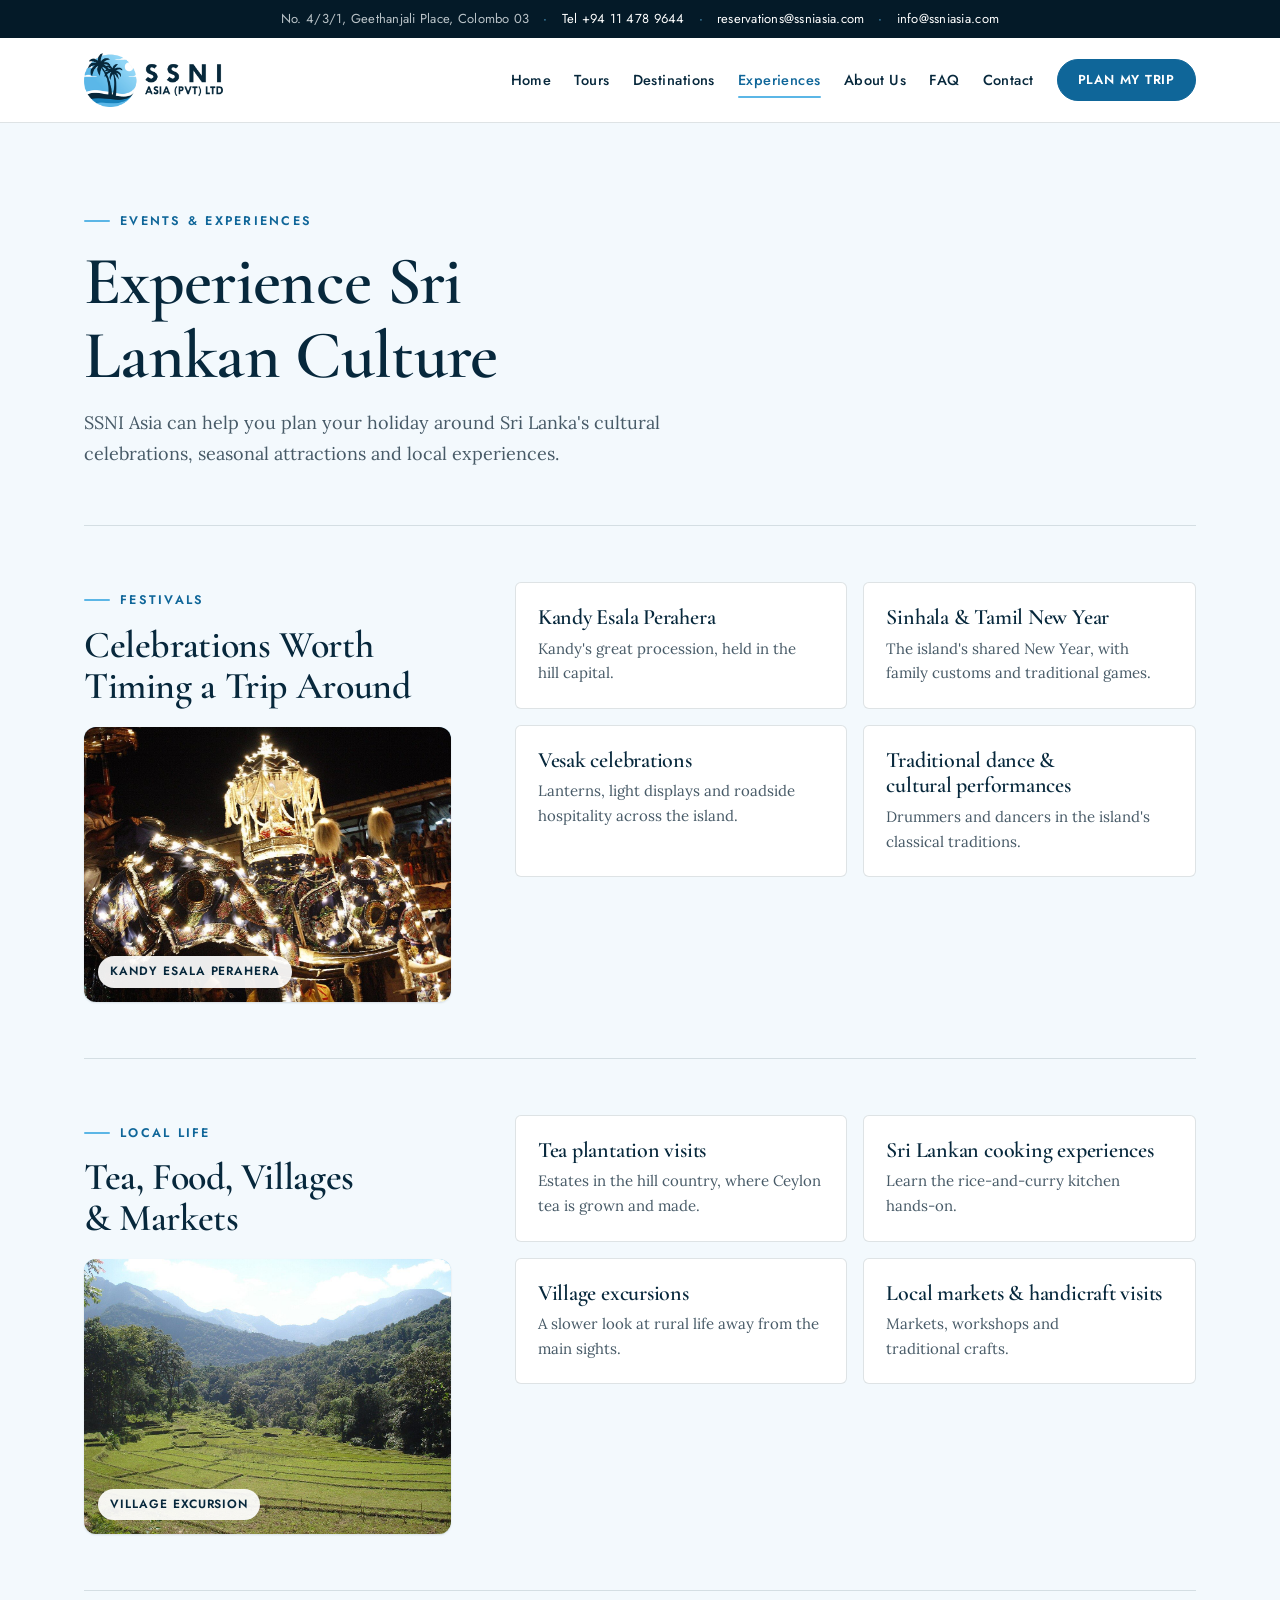
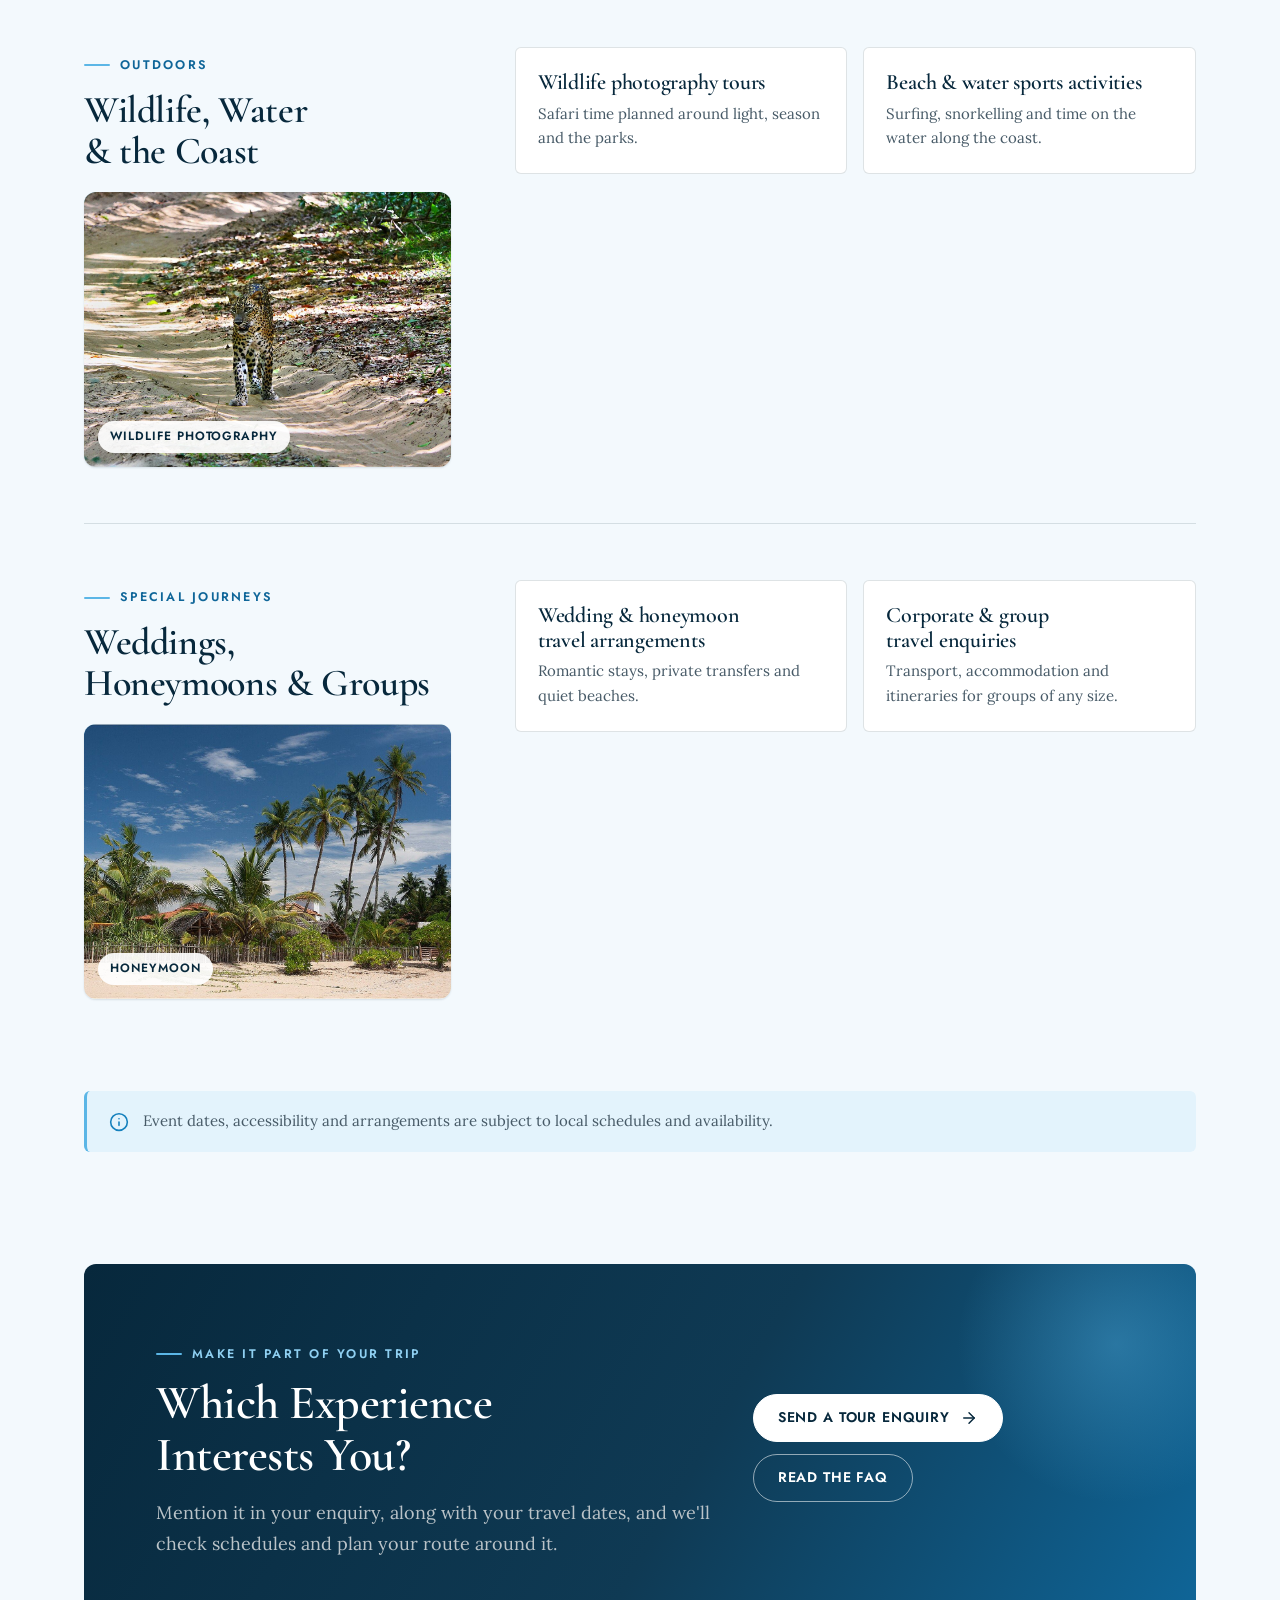
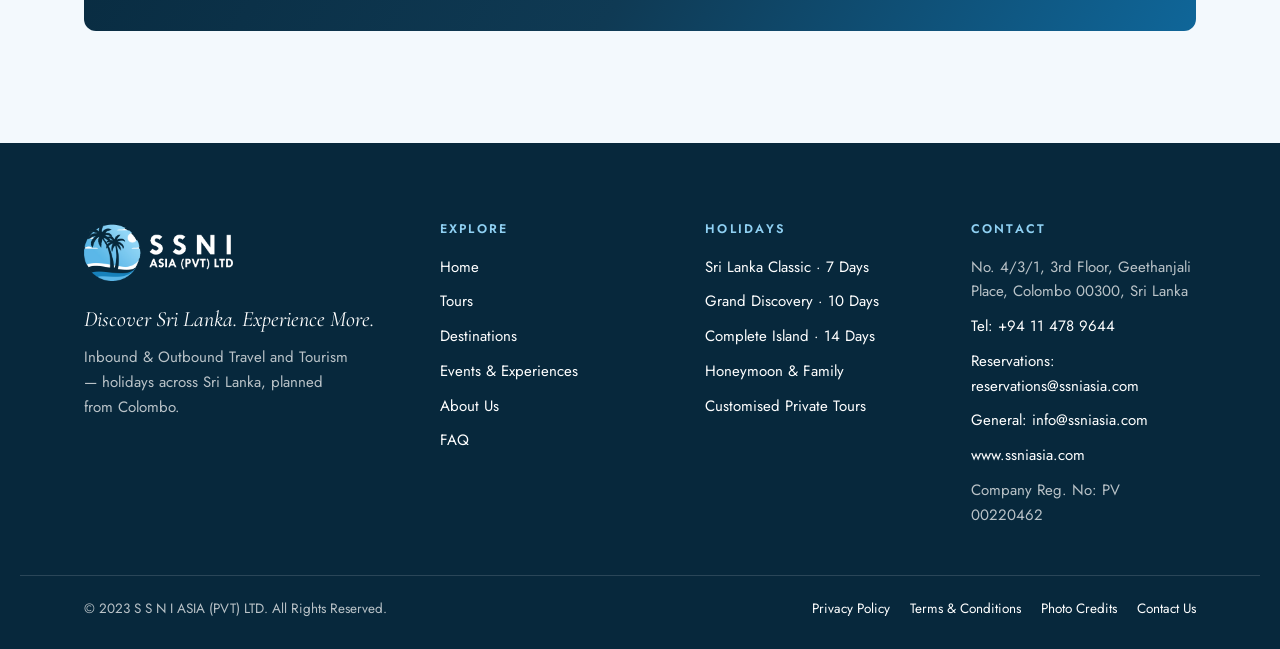
<file: experiences.html>
<!DOCTYPE html>
<html lang="en">
<head>
<meta charset="utf-8"/>
<meta name="viewport" content="width=device-width, initial-scale=1"/>
<title>Events & Experiences in Sri Lanka — Perahera, Vesak, Tea & More | SSNI Asia</title>
<meta name="description" content="Plan your Sri Lanka holiday around the Kandy Esala Perahera, Vesak and New Year celebrations, tea plantation visits, cooking experiences, village excursions, wildlife photography and more with SSNI Asia."/>
<meta name="keywords" content="SSNI Asia, S S N I Asia Pvt Ltd, Sri Lanka tours, Sri Lanka holiday packages, inbound tourism Sri Lanka, tailor-made Sri Lanka tour, Colombo travel agency, Sri Lanka travel company"/>
<meta name="robots" content="index, follow"/>
<meta name="author" content="S S N I ASIA (PVT) LTD"/>
<meta name="theme-color" content="#07283c"/>
<link rel="canonical" href="https://www.ssniasia.com/experiences"/>
<meta property="og:title" content="Events & Experiences in Sri Lanka — Perahera, Vesak, Tea & More | SSNI Asia"/>
<meta property="og:description" content="Plan your Sri Lanka holiday around the Kandy Esala Perahera, Vesak and New Year celebrations, tea plantation visits, cooking experiences, village excursions, wildlife photography and more with SSNI Asia."/>
<meta property="og:type" content="website"/>
<meta property="og:url" content="https://www.ssniasia.com/experiences"/>
<meta property="og:site_name" content="SSNI Asia"/>
<meta property="og:locale" content="en_GB"/>
<meta property="og:image" content="https://www.ssniasia.com/assets/img/logo-stacked.png"/>
<meta name="twitter:card" content="summary"/>
<meta name="twitter:title" content="Events & Experiences in Sri Lanka — Perahera, Vesak, Tea & More | SSNI Asia"/>
<meta name="twitter:description" content="Plan your Sri Lanka holiday around the Kandy Esala Perahera, Vesak and New Year celebrations, tea plantation visits, cooking experiences, village excursions, wildlife photography and more with SSNI Asia."/>
<link rel="icon" type="image/png" href="favicon.png"/>
<link rel="apple-touch-icon" href="apple-touch-icon.png"/>
<script>(function(){var d=document.documentElement;d.className+=" js";/* preloader only on a cold open or a refresh, never on internal navigation */var s=true;try{var n=performance.getEntriesByType&&performance.getEntriesByType("navigation")[0];var r=n?n.type==="reload":(performance.navigation&&performance.navigation.type===1);s=!!r||!sessionStorage.getItem("ssni-seen");sessionStorage.setItem("ssni-seen","1");}catch(e){s=true;}if(s)d.className+=" preload";})();</script>
<link rel="preconnect" href="https://fonts.googleapis.com"/>
<link rel="preconnect" href="https://fonts.gstatic.com" crossorigin/>
<link href="https://fonts.googleapis.com/css2?family=Cormorant+Garamond:ital,wght@0,500;0,600;1,500&amp;family=Jost:wght@400;500;600&amp;family=Lora:ital,wght@0,400;0,500;0,600;1,400&amp;display=swap" rel="stylesheet"/>
<link href="assets/site.css" rel="stylesheet"/>
<script src="assets/seo.js" defer></script>
<script src="assets/site.js" defer></script>
</head>
<body>
<svg xmlns="http://www.w3.org/2000/svg" style="position:absolute;width:0;height:0;overflow:hidden" aria-hidden="true" focusable="false">
<symbol id="i-arrow-right" viewBox="0 0 24 24" fill="none" stroke="currentColor" stroke-width="1.9" stroke-linecap="round" stroke-linejoin="round"><path d="M5 12h14"/><path d="m12 5 7 7-7 7"/></symbol>
<symbol id="i-arrow-left" viewBox="0 0 24 24" fill="none" stroke="currentColor" stroke-width="1.9" stroke-linecap="round" stroke-linejoin="round"><path d="M19 12H5"/><path d="m12 19-7-7 7-7"/></symbol>
<symbol id="i-phone" viewBox="0 0 24 24" fill="none" stroke="currentColor" stroke-width="1.9" stroke-linecap="round" stroke-linejoin="round"><path d="M13.832 16.568a1 1 0 0 0 1.213-.303l.355-.465A2 2 0 0 1 17 15h3a2 2 0 0 1 2 2v3a2 2 0 0 1-2 2A18 18 0 0 1 2 4a2 2 0 0 1 2-2h3a2 2 0 0 1 2 2v3a2 2 0 0 1-.598 1.5l-.466.355a1 1 0 0 0-.302 1.214 14.9 14.9 0 0 0 6.196 6.196z"/></symbol>
<symbol id="i-mail" viewBox="0 0 24 24" fill="none" stroke="currentColor" stroke-width="1.9" stroke-linecap="round" stroke-linejoin="round"><rect width="20" height="16" x="2" y="4" rx="2"/><path d="m22 7-8.97 5.7a1.94 1.94 0 0 1-2.06 0L2 7"/></symbol>
<symbol id="i-pin" viewBox="0 0 24 24" fill="none" stroke="currentColor" stroke-width="1.9" stroke-linecap="round" stroke-linejoin="round"><path d="M20 10c0 6-8 12-8 12s-8-6-8-12a8 8 0 0 1 16 0"/><circle cx="12" cy="10" r="3"/></symbol>
<symbol id="i-globe" viewBox="0 0 24 24" fill="none" stroke="currentColor" stroke-width="1.9" stroke-linecap="round" stroke-linejoin="round"><circle cx="12" cy="12" r="10"/><path d="M2 12h20"/><path d="M12 2a15.3 15.3 0 0 1 4 10 15.3 15.3 0 0 1-4 10 15.3 15.3 0 0 1-4-10 15.3 15.3 0 0 1 4-10z"/></symbol>
<symbol id="i-building" viewBox="0 0 24 24" fill="none" stroke="currentColor" stroke-width="1.9" stroke-linecap="round" stroke-linejoin="round"><rect width="16" height="20" x="4" y="2" rx="2"/><path d="M9 22v-4h6v4"/><path d="M8 6h.01M16 6h.01M12 6h.01M12 10h.01M12 14h.01M16 10h.01M16 14h.01M8 10h.01M8 14h.01"/></symbol>
<symbol id="i-id" viewBox="0 0 24 24" fill="none" stroke="currentColor" stroke-width="1.9" stroke-linecap="round" stroke-linejoin="round"><rect width="20" height="14" x="2" y="5" rx="2"/><circle cx="8" cy="12" r="2.5"/><path d="M14 10h4M14 14h4"/></symbol>
<symbol id="i-plus" viewBox="0 0 24 24" fill="none" stroke="currentColor" stroke-width="1.9" stroke-linecap="round" stroke-linejoin="round"><path d="M12 5v14"/><path d="M5 12h14"/></symbol>
<symbol id="i-check" viewBox="0 0 24 24" fill="none" stroke="currentColor" stroke-width="1.9" stroke-linecap="round" stroke-linejoin="round"><path d="M20 6 9 17l-5-5"/></symbol>
<symbol id="i-info" viewBox="0 0 24 24" fill="none" stroke="currentColor" stroke-width="1.9" stroke-linecap="round" stroke-linejoin="round"><circle cx="12" cy="12" r="10"/><path d="M12 16v-4"/><path d="M12 8h.01"/></symbol>
<symbol id="i-compass" viewBox="0 0 24 24" fill="none" stroke="currentColor" stroke-width="1.9" stroke-linecap="round" stroke-linejoin="round"><circle cx="12" cy="12" r="10"/><path d="m16.24 7.76-2.12 6.36-6.36 2.12 2.12-6.36 6.36-2.12z"/></symbol>
<symbol id="i-menu" viewBox="0 0 24 24" fill="none" stroke="currentColor" stroke-width="1.9" stroke-linecap="round" stroke-linejoin="round"><path d="M3 6h18"/><path d="M3 12h18"/><path d="M3 18h18"/></symbol>
</svg>
<div class="preloader" id="preloader" aria-hidden="true">
  <div class="preloader__mark">
    <img class="preloader__logo" src="favicon.png" alt="" width="512" height="512"/>
    <div class="preloader__bar"></div>
  </div>
</div>
<a class="sr-only skip-link" href="#main">Skip to content</a>

<div class="topbar">
  <div class="wrap topbar__inner">
    <span class="topbar__addr">No. 4/3/1, Geethanjali Place, Colombo 03</span>
    <span class="topbar__sep" aria-hidden="true">·</span>
    <a href="tel:+94114789644">Tel +94 11 478 9644</a>
    <span class="topbar__sep" aria-hidden="true">·</span>
    <a href="mailto:reservations@ssniasia.com">reservations@ssniasia.com</a>
    <span class="topbar__sep topbar__extra" aria-hidden="true">·</span>
    <a class="topbar__extra" href="mailto:info@ssniasia.com">info@ssniasia.com</a>
  </div>
</div>

<header class="site-nav">
  <div class="wrap site-nav__inner">
    <a class="brand" href="./" aria-label="SSNI Asia — home">
      <img class="brand__img" src="logo.png" alt="S S N I ASIA (PVT) LTD" width="927" height="360"/>
    </a>
    <button class="nav-toggle" type="button" aria-label="Open menu" aria-expanded="false" aria-controls="site-menu"><svg aria-hidden="true" focusable="false"><use href="#i-menu"/></svg></button>
    <nav class="nav-links" id="site-menu" aria-label="Main">
      <a href="./">Home</a>
      <a href="tours.html">Tours</a>
      <a href="destinations.html">Destinations</a>
      <a href="experiences.html" aria-current="page">Experiences</a>
      <a href="about.html">About Us</a>
      <a href="faq.html">FAQ</a>
      <a href="contact.html">Contact</a>
      <a class="btn btn-primary" href="contact.html#enquiry">Plan My Trip</a>
    </nav>
  </div>
</header>
<main id="main">
<section class="page-intro wrap">
  <span class="kicker">Events &amp; Experiences</span>
  <h1>Experience Sri Lankan Culture</h1>
  <p class="lead">SSNI Asia can help you plan your holiday around Sri Lanka's cultural celebrations, seasonal attractions and local experiences.</p>
</section>

<section class="section section--flush-top wrap">
  <div class="exp-group">
    <div>
      <span class="kicker">Festivals</span>
      <h2>Celebrations Worth Timing a Trip Around</h2>
      <figure class="plate ar-4-3"><img src="images/perahera.jpg" alt="An elephant in illuminated ceremonial dress during the Kandy Esala Perahera" width="1280" height="853" loading="lazy" decoding="async"><figcaption class="plate__tag">Kandy Esala Perahera</figcaption></figure>
    </div>
    <div class="exp-list">
      <div class="exp-item"><h3>Kandy Esala Perahera</h3><p>Kandy's great procession, held in the hill capital.</p></div>
      <div class="exp-item"><h3>Sinhala &amp; Tamil New Year</h3><p>The island's shared New Year, with family customs and traditional games.</p></div>
      <div class="exp-item"><h3>Vesak celebrations</h3><p>Lanterns, light displays and roadside hospitality across the island.</p></div>
      <div class="exp-item"><h3>Traditional dance &amp; cultural performances</h3><p>Drummers and dancers in the island's classical traditions.</p></div>
    </div>
  </div>

  <div class="exp-group">
    <div>
      <span class="kicker">Local life</span>
      <h2>Tea, Food, Villages &amp; Markets</h2>
      <figure class="plate ar-4-3"><img src="images/village.jpg" alt="Terraced paddy fields in a green valley village" width="1280" height="960" loading="lazy" decoding="async"><figcaption class="plate__tag">Village excursion</figcaption></figure>
    </div>
    <div class="exp-list">
      <div class="exp-item"><h3>Tea plantation visits</h3><p>Estates in the hill country, where Ceylon tea is grown and made.</p></div>
      <div class="exp-item"><h3>Sri Lankan cooking experiences</h3><p>Learn the rice-and-curry kitchen hands-on.</p></div>
      <div class="exp-item"><h3>Village excursions</h3><p>A slower look at rural life away from the main sights.</p></div>
      <div class="exp-item"><h3>Local markets &amp; handicraft visits</h3><p>Markets, workshops and traditional crafts.</p></div>
    </div>
  </div>

  <div class="exp-group">
    <div>
      <span class="kicker">Outdoors</span>
      <h2>Wildlife, Water &amp; the Coast</h2>
      <figure class="plate ar-4-3"><img src="images/wilpattu.jpg" alt="A leopard walking along a sandy track in Wilpattu National Park" width="1280" height="960" loading="lazy" decoding="async"><figcaption class="plate__tag">Wildlife photography</figcaption></figure>
    </div>
    <div class="exp-list">
      <div class="exp-item"><h3>Wildlife photography tours</h3><p>Safari time planned around light, season and the parks.</p></div>
      <div class="exp-item"><h3>Beach &amp; water sports activities</h3><p>Surfing, snorkelling and time on the water along the coast.</p></div>
    </div>
  </div>

  <div class="exp-group">
    <div>
      <span class="kicker">Special journeys</span>
      <h2>Weddings, Honeymoons &amp; Groups</h2>
      <figure class="plate ar-4-3"><img src="images/tangalle.jpg" alt="Coconut palms behind a quiet beach at Tangalle" width="1280" height="853" loading="lazy" decoding="async"><figcaption class="plate__tag">Honeymoon</figcaption></figure>
    </div>
    <div class="exp-list">
      <div class="exp-item"><h3>Wedding &amp; honeymoon travel arrangements</h3><p>Romantic stays, private transfers and quiet beaches.</p></div>
      <div class="exp-item"><h3>Corporate &amp; group travel enquiries</h3><p>Transport, accommodation and itineraries for groups of any size.</p></div>
    </div>
  </div>

  <div class="note" style="margin-top:36px"><svg aria-hidden="true" focusable="false"><use href="#i-info"/></svg><p>Event dates, accessibility and arrangements are subject to local schedules and availability.</p></div>
</section>

<section class="section section--flush-top wrap">
  <div class="cta-band">
    <div>
      <span class="kicker">Make it part of your trip</span>
      <h2>Which Experience Interests You?</h2>
      <p class="lead" style="margin-bottom:0">Mention it in your enquiry, along with your travel dates, and we'll check schedules and plan your route around it.</p>
    </div>
    <div class="cta-row" style="margin:0">
      <a href="contact.html#enquiry" class="btn btn-light">Send a tour enquiry <svg aria-hidden="true" focusable="false"><use href="#i-arrow-right"/></svg></a>
      <a href="faq.html" class="btn btn-outline-light">Read the FAQ</a>
    </div>
  </div>
</section>
</main>

<footer class="site-footer">
  <div class="wrap site-footer__inner">
    <div class="footer-brand">
      <a class="brand" href="./" aria-label="SSNI Asia — home">
        <img class="brand__img" src="logo-reversed.png" alt="S S N I ASIA (PVT) LTD" width="927" height="360" loading="lazy"/>
      </a>
      <p class="footer-brand__tag">Discover Sri Lanka. Experience More.</p>
      <p>Inbound &amp; Outbound Travel and Tourism — holidays across Sri Lanka, planned from Colombo.</p>
    </div>
    <div class="footer-col">
      <h2>Explore</h2>
      <ul>
        <li><a href="./">Home</a></li>
        <li><a href="tours.html">Tours</a></li>
        <li><a href="destinations.html">Destinations</a></li>
        <li><a href="experiences.html">Events &amp; Experiences</a></li>
        <li><a href="about.html">About Us</a></li>
        <li><a href="faq.html">FAQ</a></li>
      </ul>
    </div>
    <div class="footer-col">
      <h2>Holidays</h2>
      <ul>
        <li><a href="tours.html#classic">Sri Lanka Classic · 7 Days</a></li>
        <li><a href="tours.html#grand">Grand Discovery · 10 Days</a></li>
        <li><a href="tours.html#complete">Complete Island · 14 Days</a></li>
        <li><a href="tours.html#styles">Honeymoon &amp; Family</a></li>
        <li><a href="tours.html#custom">Customised Private Tours</a></li>
      </ul>
    </div>
    <div class="footer-col">
      <h2>Contact</h2>
      <ul>
        <li>No. 4/3/1, 3rd Floor, Geethanjali Place, Colombo 00300, Sri Lanka</li>
        <li><a href="tel:+94114789644">Tel: +94 11 478 9644</a></li>
        <li><a href="mailto:reservations@ssniasia.com">Reservations: reservations@ssniasia.com</a></li>
        <li><a href="mailto:info@ssniasia.com">General: info@ssniasia.com</a></li>
        <li><a href="https://www.ssniasia.com/">www.ssniasia.com</a></li>
        <li>Company Reg. No: PV 00220462</li>
      </ul>
    </div>
  </div>
  <div class="wrap footer-bottom">
    <span>© 2023 S S N I ASIA (PVT) LTD. All Rights Reserved.</span>
    <span class="footer-bottom__links"><a href="privacy.html">Privacy Policy</a><a href="terms.html">Terms &amp; Conditions</a><a href="credits.html">Photo Credits</a><a href="contact.html">Contact Us</a></span>
  </div>
</footer>
<a class="fab" href="contact.html#enquiry" aria-label="Plan my trip — send a tour enquiry"><svg aria-hidden="true" focusable="false"><use href="#i-compass"/></svg><span>Plan My Trip</span></a>
</body>
</html>
</file>
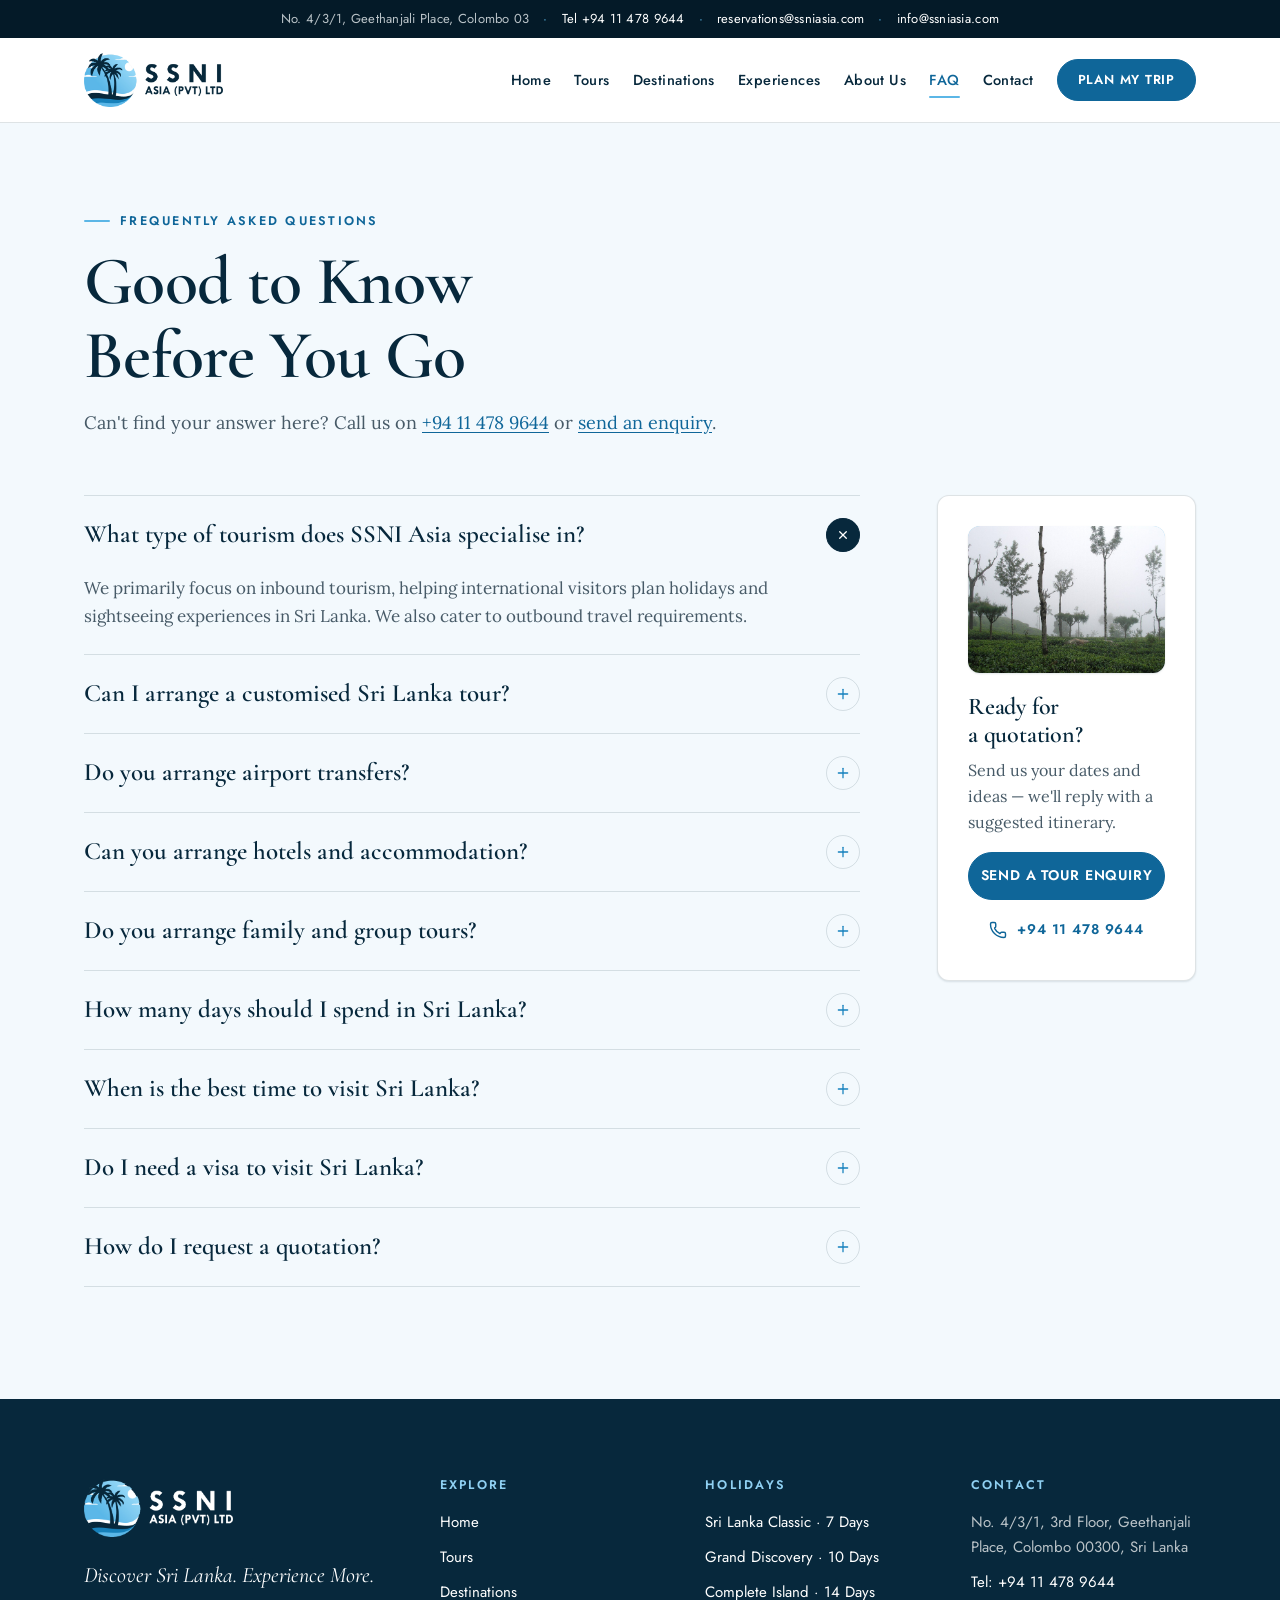
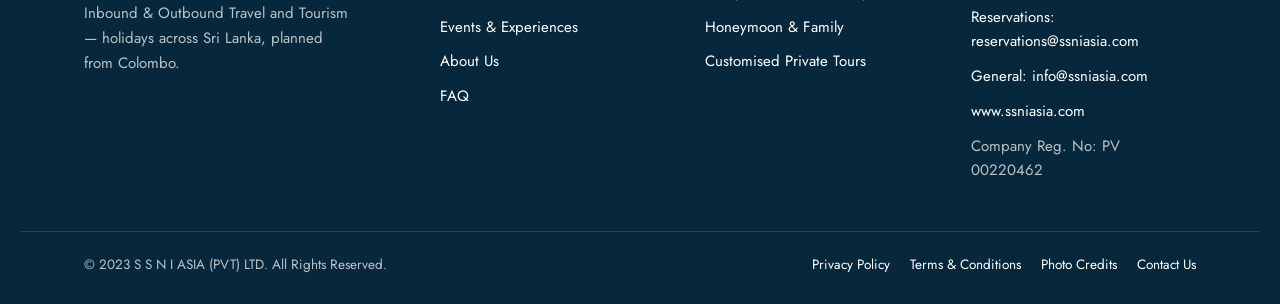
<file: faq.html>
<!DOCTYPE html>
<html lang="en">
<head>
<meta charset="utf-8"/>
<meta name="viewport" content="width=device-width, initial-scale=1"/>
<title>Sri Lanka Travel FAQ — Tours, Transfers, Visas & Best Time to Visit | SSNI Asia</title>
<meta name="description" content="Answers to common questions about travelling to Sri Lanka with SSNI Asia: customised tours, airport transfers, hotels, family and group tours, trip length, the best time to visit, visas and quotations."/>
<meta name="keywords" content="SSNI Asia, S S N I Asia Pvt Ltd, Sri Lanka tours, Sri Lanka holiday packages, inbound tourism Sri Lanka, tailor-made Sri Lanka tour, Colombo travel agency, Sri Lanka travel company"/>
<meta name="robots" content="index, follow"/>
<meta name="author" content="S S N I ASIA (PVT) LTD"/>
<meta name="theme-color" content="#07283c"/>
<link rel="canonical" href="https://www.ssniasia.com/faq"/>
<meta property="og:title" content="Sri Lanka Travel FAQ — Tours, Transfers, Visas & Best Time to Visit | SSNI Asia"/>
<meta property="og:description" content="Answers to common questions about travelling to Sri Lanka with SSNI Asia: customised tours, airport transfers, hotels, family and group tours, trip length, the best time to visit, visas and quotations."/>
<meta property="og:type" content="website"/>
<meta property="og:url" content="https://www.ssniasia.com/faq"/>
<meta property="og:site_name" content="SSNI Asia"/>
<meta property="og:locale" content="en_GB"/>
<meta property="og:image" content="https://www.ssniasia.com/assets/img/logo-stacked.png"/>
<meta name="twitter:card" content="summary"/>
<meta name="twitter:title" content="Sri Lanka Travel FAQ — Tours, Transfers, Visas & Best Time to Visit | SSNI Asia"/>
<meta name="twitter:description" content="Answers to common questions about travelling to Sri Lanka with SSNI Asia: customised tours, airport transfers, hotels, family and group tours, trip length, the best time to visit, visas and quotations."/>
<link rel="icon" type="image/png" href="favicon.png"/>
<link rel="apple-touch-icon" href="apple-touch-icon.png"/>
<script>(function(){var d=document.documentElement;d.className+=" js";/* preloader only on a cold open or a refresh, never on internal navigation */var s=true;try{var n=performance.getEntriesByType&&performance.getEntriesByType("navigation")[0];var r=n?n.type==="reload":(performance.navigation&&performance.navigation.type===1);s=!!r||!sessionStorage.getItem("ssni-seen");sessionStorage.setItem("ssni-seen","1");}catch(e){s=true;}if(s)d.className+=" preload";})();</script>
<link rel="preconnect" href="https://fonts.googleapis.com"/>
<link rel="preconnect" href="https://fonts.gstatic.com" crossorigin/>
<link href="https://fonts.googleapis.com/css2?family=Cormorant+Garamond:ital,wght@0,500;0,600;1,500&amp;family=Jost:wght@400;500;600&amp;family=Lora:ital,wght@0,400;0,500;0,600;1,400&amp;display=swap" rel="stylesheet"/>
<link href="assets/site.css" rel="stylesheet"/>
<script src="assets/seo.js" defer></script>
<script src="assets/site.js" defer></script>
</head>
<body>
<svg xmlns="http://www.w3.org/2000/svg" style="position:absolute;width:0;height:0;overflow:hidden" aria-hidden="true" focusable="false">
<symbol id="i-arrow-right" viewBox="0 0 24 24" fill="none" stroke="currentColor" stroke-width="1.9" stroke-linecap="round" stroke-linejoin="round"><path d="M5 12h14"/><path d="m12 5 7 7-7 7"/></symbol>
<symbol id="i-arrow-left" viewBox="0 0 24 24" fill="none" stroke="currentColor" stroke-width="1.9" stroke-linecap="round" stroke-linejoin="round"><path d="M19 12H5"/><path d="m12 19-7-7 7-7"/></symbol>
<symbol id="i-phone" viewBox="0 0 24 24" fill="none" stroke="currentColor" stroke-width="1.9" stroke-linecap="round" stroke-linejoin="round"><path d="M13.832 16.568a1 1 0 0 0 1.213-.303l.355-.465A2 2 0 0 1 17 15h3a2 2 0 0 1 2 2v3a2 2 0 0 1-2 2A18 18 0 0 1 2 4a2 2 0 0 1 2-2h3a2 2 0 0 1 2 2v3a2 2 0 0 1-.598 1.5l-.466.355a1 1 0 0 0-.302 1.214 14.9 14.9 0 0 0 6.196 6.196z"/></symbol>
<symbol id="i-mail" viewBox="0 0 24 24" fill="none" stroke="currentColor" stroke-width="1.9" stroke-linecap="round" stroke-linejoin="round"><rect width="20" height="16" x="2" y="4" rx="2"/><path d="m22 7-8.97 5.7a1.94 1.94 0 0 1-2.06 0L2 7"/></symbol>
<symbol id="i-pin" viewBox="0 0 24 24" fill="none" stroke="currentColor" stroke-width="1.9" stroke-linecap="round" stroke-linejoin="round"><path d="M20 10c0 6-8 12-8 12s-8-6-8-12a8 8 0 0 1 16 0"/><circle cx="12" cy="10" r="3"/></symbol>
<symbol id="i-globe" viewBox="0 0 24 24" fill="none" stroke="currentColor" stroke-width="1.9" stroke-linecap="round" stroke-linejoin="round"><circle cx="12" cy="12" r="10"/><path d="M2 12h20"/><path d="M12 2a15.3 15.3 0 0 1 4 10 15.3 15.3 0 0 1-4 10 15.3 15.3 0 0 1-4-10 15.3 15.3 0 0 1 4-10z"/></symbol>
<symbol id="i-building" viewBox="0 0 24 24" fill="none" stroke="currentColor" stroke-width="1.9" stroke-linecap="round" stroke-linejoin="round"><rect width="16" height="20" x="4" y="2" rx="2"/><path d="M9 22v-4h6v4"/><path d="M8 6h.01M16 6h.01M12 6h.01M12 10h.01M12 14h.01M16 10h.01M16 14h.01M8 10h.01M8 14h.01"/></symbol>
<symbol id="i-id" viewBox="0 0 24 24" fill="none" stroke="currentColor" stroke-width="1.9" stroke-linecap="round" stroke-linejoin="round"><rect width="20" height="14" x="2" y="5" rx="2"/><circle cx="8" cy="12" r="2.5"/><path d="M14 10h4M14 14h4"/></symbol>
<symbol id="i-plus" viewBox="0 0 24 24" fill="none" stroke="currentColor" stroke-width="1.9" stroke-linecap="round" stroke-linejoin="round"><path d="M12 5v14"/><path d="M5 12h14"/></symbol>
<symbol id="i-check" viewBox="0 0 24 24" fill="none" stroke="currentColor" stroke-width="1.9" stroke-linecap="round" stroke-linejoin="round"><path d="M20 6 9 17l-5-5"/></symbol>
<symbol id="i-info" viewBox="0 0 24 24" fill="none" stroke="currentColor" stroke-width="1.9" stroke-linecap="round" stroke-linejoin="round"><circle cx="12" cy="12" r="10"/><path d="M12 16v-4"/><path d="M12 8h.01"/></symbol>
<symbol id="i-compass" viewBox="0 0 24 24" fill="none" stroke="currentColor" stroke-width="1.9" stroke-linecap="round" stroke-linejoin="round"><circle cx="12" cy="12" r="10"/><path d="m16.24 7.76-2.12 6.36-6.36 2.12 2.12-6.36 6.36-2.12z"/></symbol>
<symbol id="i-menu" viewBox="0 0 24 24" fill="none" stroke="currentColor" stroke-width="1.9" stroke-linecap="round" stroke-linejoin="round"><path d="M3 6h18"/><path d="M3 12h18"/><path d="M3 18h18"/></symbol>
</svg>
<div class="preloader" id="preloader" aria-hidden="true">
  <div class="preloader__mark">
    <img class="preloader__logo" src="favicon.png" alt="" width="512" height="512"/>
    <div class="preloader__bar"></div>
  </div>
</div>
<a class="sr-only skip-link" href="#main">Skip to content</a>

<div class="topbar">
  <div class="wrap topbar__inner">
    <span class="topbar__addr">No. 4/3/1, Geethanjali Place, Colombo 03</span>
    <span class="topbar__sep" aria-hidden="true">·</span>
    <a href="tel:+94114789644">Tel +94 11 478 9644</a>
    <span class="topbar__sep" aria-hidden="true">·</span>
    <a href="mailto:reservations@ssniasia.com">reservations@ssniasia.com</a>
    <span class="topbar__sep topbar__extra" aria-hidden="true">·</span>
    <a class="topbar__extra" href="mailto:info@ssniasia.com">info@ssniasia.com</a>
  </div>
</div>

<header class="site-nav">
  <div class="wrap site-nav__inner">
    <a class="brand" href="./" aria-label="SSNI Asia — home">
      <img class="brand__img" src="logo.png" alt="S S N I ASIA (PVT) LTD" width="927" height="360"/>
    </a>
    <button class="nav-toggle" type="button" aria-label="Open menu" aria-expanded="false" aria-controls="site-menu"><svg aria-hidden="true" focusable="false"><use href="#i-menu"/></svg></button>
    <nav class="nav-links" id="site-menu" aria-label="Main">
      <a href="./">Home</a>
      <a href="tours.html">Tours</a>
      <a href="destinations.html">Destinations</a>
      <a href="experiences.html">Experiences</a>
      <a href="about.html">About Us</a>
      <a href="faq.html" aria-current="page">FAQ</a>
      <a href="contact.html">Contact</a>
      <a class="btn btn-primary" href="contact.html#enquiry">Plan My Trip</a>
    </nav>
  </div>
</header>
<main id="main">
<section class="page-intro wrap">
  <span class="kicker">Frequently asked questions</span>
  <h1>Good to Know Before You Go</h1>
  <p class="lead">Can't find your answer here? Call us on <a href="tel:+94114789644">+94 11 478 9644</a> or <a href="contact.html#enquiry">send an enquiry</a>.</p>
</section>

<section class="section section--flush-top wrap split split--top split--aside">
  <div class="faq" data-faq>
    <details open>
      <summary>What type of tourism does SSNI Asia specialise in?<span class="faq__icon"><svg aria-hidden="true" focusable="false"><use href="#i-plus"/></svg></span></summary>
      <div class="faq__answer"><p>We primarily focus on inbound tourism, helping international visitors plan holidays and sightseeing experiences in Sri Lanka. We also cater to outbound travel requirements.</p></div>
    </details>
    <details>
      <summary>Can I arrange a customised Sri Lanka tour?<span class="faq__icon"><svg aria-hidden="true" focusable="false"><use href="#i-plus"/></svg></span></summary>
      <div class="faq__answer"><p>Yes. You can request an itinerary based on your preferred destinations, travel dates, group size, interests and budget.</p></div>
    </details>
    <details>
      <summary>Do you arrange airport transfers?<span class="faq__icon"><svg aria-hidden="true" focusable="false"><use href="#i-plus"/></svg></span></summary>
      <div class="faq__answer"><p>Airport transfers can be included in your requested travel arrangements.</p></div>
    </details>
    <details>
      <summary>Can you arrange hotels and accommodation?<span class="faq__icon"><svg aria-hidden="true" focusable="false"><use href="#i-plus"/></svg></span></summary>
      <div class="faq__answer"><p>Hotel and accommodation arrangements can be included in customised holiday quotations, subject to availability.</p></div>
    </details>
    <details>
      <summary>Do you arrange family and group tours?<span class="faq__icon"><svg aria-hidden="true" focusable="false"><use href="#i-plus"/></svg></span></summary>
      <div class="faq__answer"><p>Yes. Our proposed services cover individual travellers, couples, families and groups.</p></div>
    </details>
    <details>
      <summary>How many days should I spend in Sri Lanka?<span class="faq__icon"><svg aria-hidden="true" focusable="false"><use href="#i-plus"/></svg></span></summary>
      <div class="faq__answer"><p>A seven-day holiday can cover several main attractions. Ten to fourteen days allows more time to combine historical destinations, wildlife, hill country and beaches.</p></div>
    </details>
    <details>
      <summary>When is the best time to visit Sri Lanka?<span class="faq__icon"><svg aria-hidden="true" focusable="false"><use href="#i-plus"/></svg></span></summary>
      <div class="faq__answer"><p>Sri Lanka can be visited throughout the year. Weather conditions vary by region, so the most suitable itinerary depends on your travel dates and preferred destinations.</p></div>
    </details>
    <details>
      <summary>Do I need a visa to visit Sri Lanka?<span class="faq__icon"><svg aria-hidden="true" focusable="false"><use href="#i-plus"/></svg></span></summary>
      <div class="faq__answer"><p>Entry requirements depend on nationality and current immigration rules. Travellers should check official Sri Lankan immigration guidance before departure.</p></div>
    </details>
    <details>
      <summary>How do I request a quotation?<span class="faq__icon"><svg aria-hidden="true" focusable="false"><use href="#i-plus"/></svg></span></summary>
      <div class="faq__answer"><p>You can contact SSNI Asia by telephone or submit an enquiry through the website.</p></div>
    </details>
  </div>

  <aside class="card" style="position:sticky;top:110px">
    <figure class="plate ar-4-3"><img src="images/haputale.jpg" alt="Tea estate and tall trees in the mist at Haputale" width="1280" height="853" loading="lazy" decoding="async"></figure>
    <h2 class="card__title" style="margin-top:20px">Ready for a quotation?</h2>
    <p class="card__body">Send us your dates and ideas — we'll reply with a suggested itinerary.</p>
    <a href="contact.html#enquiry" class="btn btn-primary btn-block">Send a tour enquiry</a>
    <a href="tel:+94114789644" class="btn btn-ghost" style="margin-top:10px;align-self:center"><svg aria-hidden="true" focusable="false"><use href="#i-phone"/></svg> +94 11 478 9644</a>
  </aside>
</section>
</main>

<footer class="site-footer">
  <div class="wrap site-footer__inner">
    <div class="footer-brand">
      <a class="brand" href="./" aria-label="SSNI Asia — home">
        <img class="brand__img" src="logo-reversed.png" alt="S S N I ASIA (PVT) LTD" width="927" height="360" loading="lazy"/>
      </a>
      <p class="footer-brand__tag">Discover Sri Lanka. Experience More.</p>
      <p>Inbound &amp; Outbound Travel and Tourism — holidays across Sri Lanka, planned from Colombo.</p>
    </div>
    <div class="footer-col">
      <h2>Explore</h2>
      <ul>
        <li><a href="./">Home</a></li>
        <li><a href="tours.html">Tours</a></li>
        <li><a href="destinations.html">Destinations</a></li>
        <li><a href="experiences.html">Events &amp; Experiences</a></li>
        <li><a href="about.html">About Us</a></li>
        <li><a href="faq.html">FAQ</a></li>
      </ul>
    </div>
    <div class="footer-col">
      <h2>Holidays</h2>
      <ul>
        <li><a href="tours.html#classic">Sri Lanka Classic · 7 Days</a></li>
        <li><a href="tours.html#grand">Grand Discovery · 10 Days</a></li>
        <li><a href="tours.html#complete">Complete Island · 14 Days</a></li>
        <li><a href="tours.html#styles">Honeymoon &amp; Family</a></li>
        <li><a href="tours.html#custom">Customised Private Tours</a></li>
      </ul>
    </div>
    <div class="footer-col">
      <h2>Contact</h2>
      <ul>
        <li>No. 4/3/1, 3rd Floor, Geethanjali Place, Colombo 00300, Sri Lanka</li>
        <li><a href="tel:+94114789644">Tel: +94 11 478 9644</a></li>
        <li><a href="mailto:reservations@ssniasia.com">Reservations: reservations@ssniasia.com</a></li>
        <li><a href="mailto:info@ssniasia.com">General: info@ssniasia.com</a></li>
        <li><a href="https://www.ssniasia.com/">www.ssniasia.com</a></li>
        <li>Company Reg. No: PV 00220462</li>
      </ul>
    </div>
  </div>
  <div class="wrap footer-bottom">
    <span>© 2023 S S N I ASIA (PVT) LTD. All Rights Reserved.</span>
    <span class="footer-bottom__links"><a href="privacy.html">Privacy Policy</a><a href="terms.html">Terms &amp; Conditions</a><a href="credits.html">Photo Credits</a><a href="contact.html">Contact Us</a></span>
  </div>
</footer>
<a class="fab" href="contact.html#enquiry" aria-label="Plan my trip — send a tour enquiry"><svg aria-hidden="true" focusable="false"><use href="#i-compass"/></svg><span>Plan My Trip</span></a>
</body>
</html>
</file>
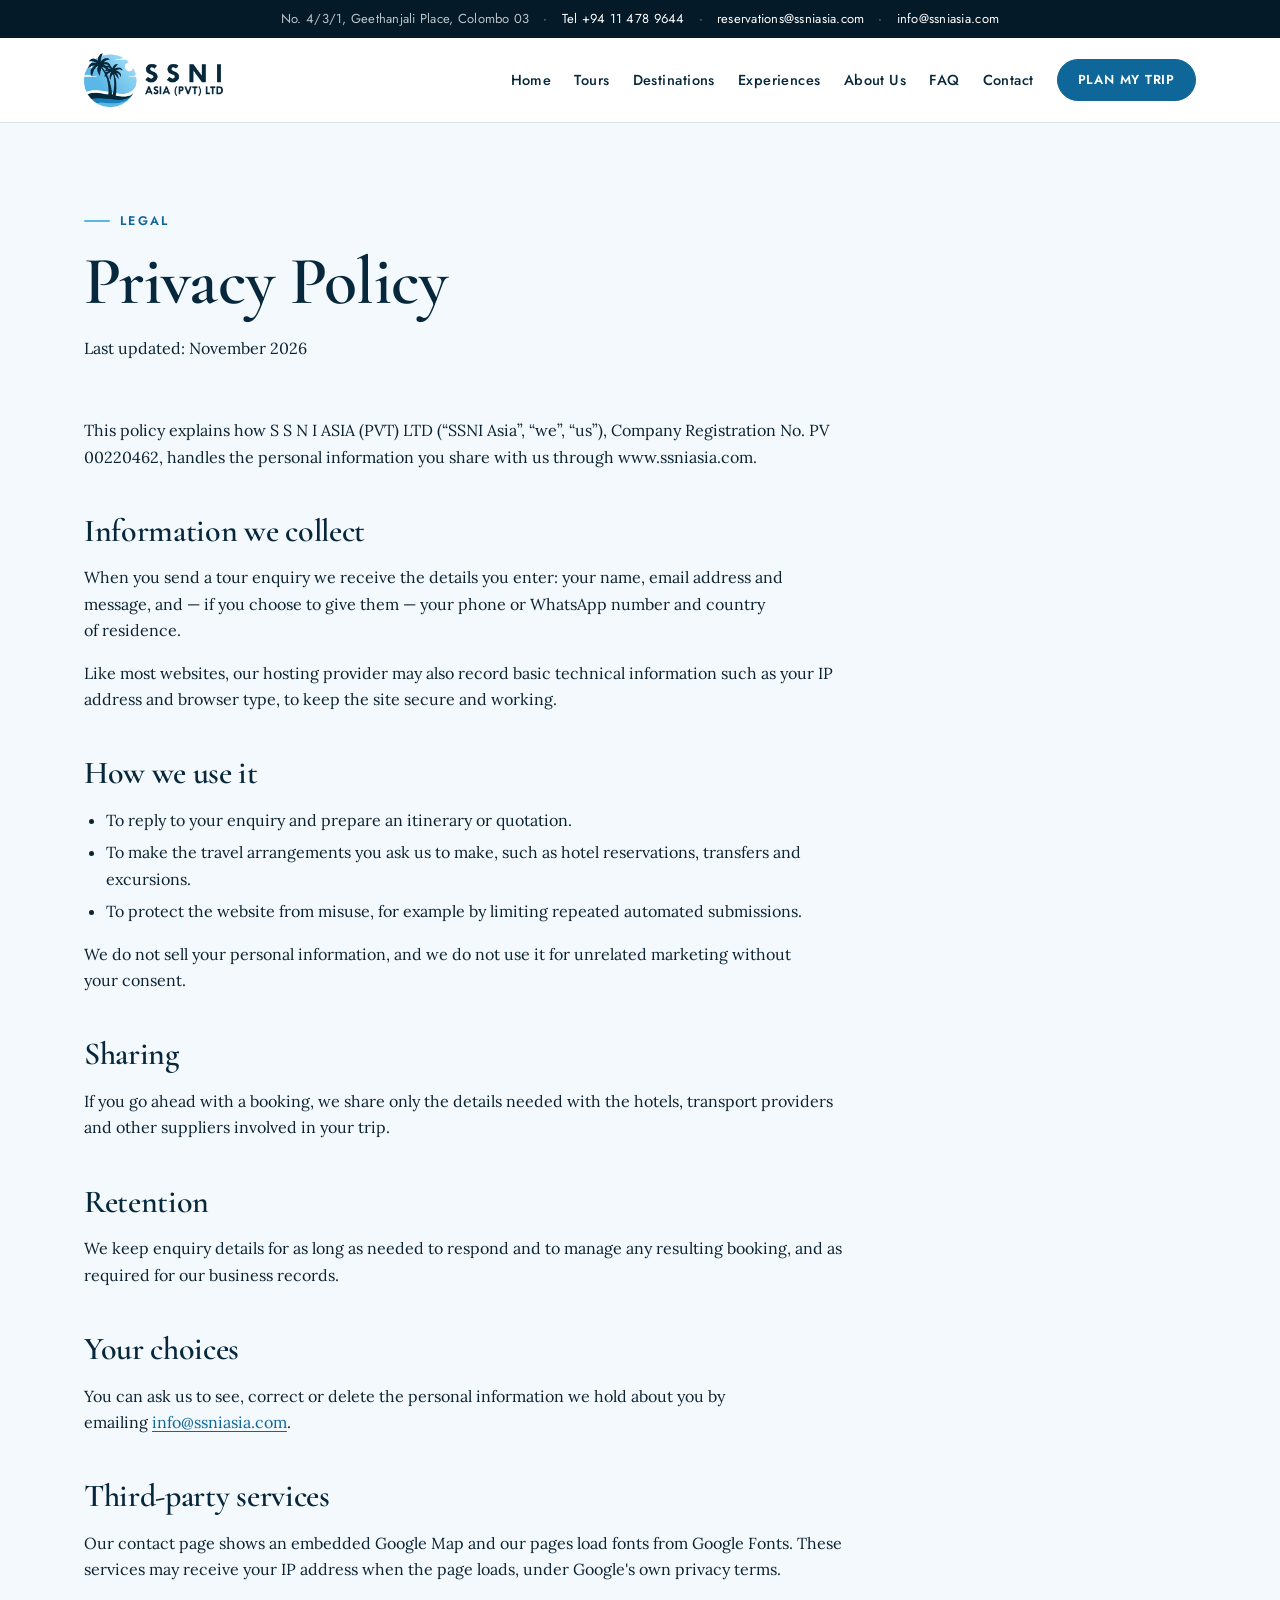
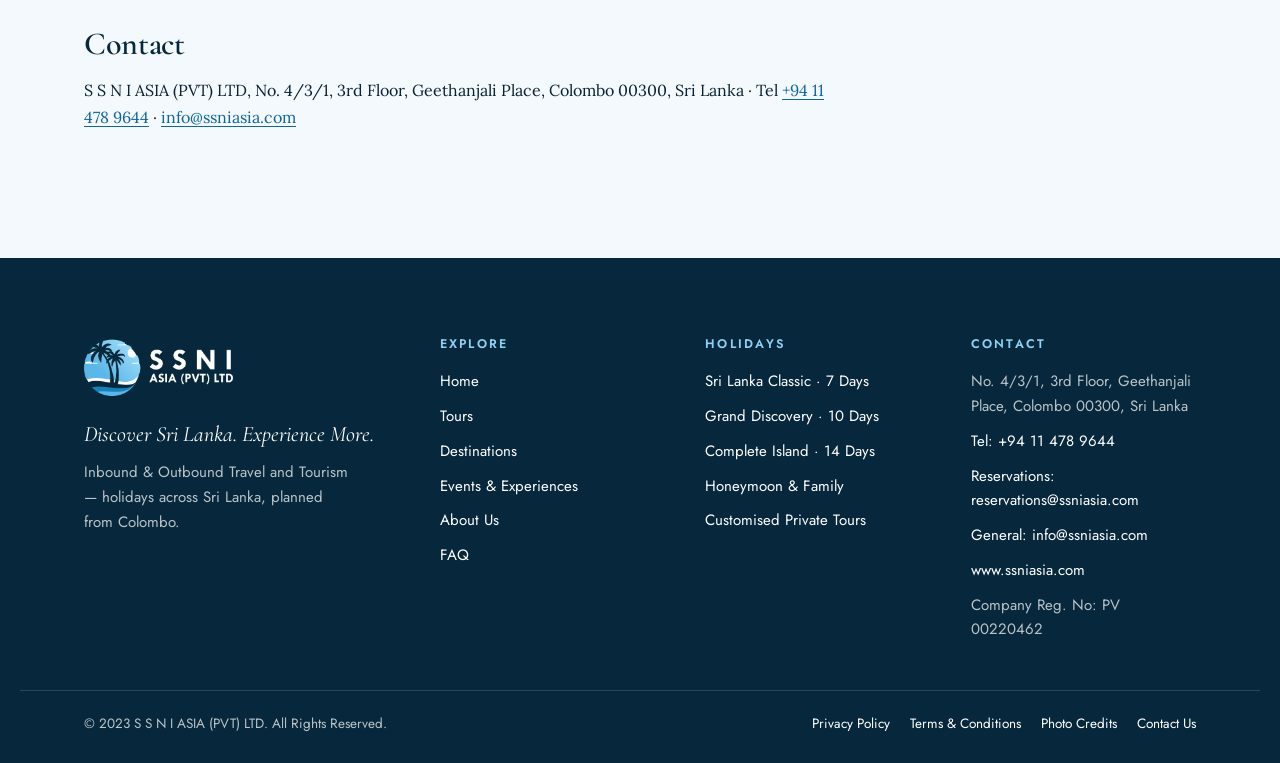
<file: privacy.html>
<!DOCTYPE html>
<html lang="en">
<head>
<meta charset="utf-8"/>
<meta name="viewport" content="width=device-width, initial-scale=1"/>
<title>Privacy Policy | SSNI Asia</title>
<meta name="description" content="How S S N I Asia (Pvt) Ltd collects, uses and protects the personal information you share through www.ssniasia.com."/>
<meta name="keywords" content="SSNI Asia, S S N I Asia Pvt Ltd, Sri Lanka tours, Sri Lanka holiday packages, inbound tourism Sri Lanka, tailor-made Sri Lanka tour, Colombo travel agency, Sri Lanka travel company"/>
<meta name="robots" content="index, follow"/>
<meta name="author" content="S S N I ASIA (PVT) LTD"/>
<meta name="theme-color" content="#07283c"/>
<link rel="canonical" href="https://www.ssniasia.com/privacy"/>
<meta property="og:title" content="Privacy Policy | SSNI Asia"/>
<meta property="og:description" content="How S S N I Asia (Pvt) Ltd collects, uses and protects the personal information you share through www.ssniasia.com."/>
<meta property="og:type" content="website"/>
<meta property="og:url" content="https://www.ssniasia.com/privacy"/>
<meta property="og:site_name" content="SSNI Asia"/>
<meta property="og:locale" content="en_GB"/>
<meta property="og:image" content="https://www.ssniasia.com/assets/img/logo-stacked.png"/>
<meta name="twitter:card" content="summary"/>
<meta name="twitter:title" content="Privacy Policy | SSNI Asia"/>
<meta name="twitter:description" content="How S S N I Asia (Pvt) Ltd collects, uses and protects the personal information you share through www.ssniasia.com."/>
<link rel="icon" type="image/png" href="favicon.png"/>
<link rel="apple-touch-icon" href="apple-touch-icon.png"/>
<script>(function(){var d=document.documentElement;d.className+=" js";/* preloader only on a cold open or a refresh, never on internal navigation */var s=true;try{var n=performance.getEntriesByType&&performance.getEntriesByType("navigation")[0];var r=n?n.type==="reload":(performance.navigation&&performance.navigation.type===1);s=!!r||!sessionStorage.getItem("ssni-seen");sessionStorage.setItem("ssni-seen","1");}catch(e){s=true;}if(s)d.className+=" preload";})();</script>
<link rel="preconnect" href="https://fonts.googleapis.com"/>
<link rel="preconnect" href="https://fonts.gstatic.com" crossorigin/>
<link href="https://fonts.googleapis.com/css2?family=Cormorant+Garamond:ital,wght@0,500;0,600;1,500&amp;family=Jost:wght@400;500;600&amp;family=Lora:ital,wght@0,400;0,500;0,600;1,400&amp;display=swap" rel="stylesheet"/>
<link href="assets/site.css" rel="stylesheet"/>
<script src="assets/seo.js" defer></script>
<script src="assets/site.js" defer></script>
</head>
<body>
<svg xmlns="http://www.w3.org/2000/svg" style="position:absolute;width:0;height:0;overflow:hidden" aria-hidden="true" focusable="false">
<symbol id="i-arrow-right" viewBox="0 0 24 24" fill="none" stroke="currentColor" stroke-width="1.9" stroke-linecap="round" stroke-linejoin="round"><path d="M5 12h14"/><path d="m12 5 7 7-7 7"/></symbol>
<symbol id="i-arrow-left" viewBox="0 0 24 24" fill="none" stroke="currentColor" stroke-width="1.9" stroke-linecap="round" stroke-linejoin="round"><path d="M19 12H5"/><path d="m12 19-7-7 7-7"/></symbol>
<symbol id="i-phone" viewBox="0 0 24 24" fill="none" stroke="currentColor" stroke-width="1.9" stroke-linecap="round" stroke-linejoin="round"><path d="M13.832 16.568a1 1 0 0 0 1.213-.303l.355-.465A2 2 0 0 1 17 15h3a2 2 0 0 1 2 2v3a2 2 0 0 1-2 2A18 18 0 0 1 2 4a2 2 0 0 1 2-2h3a2 2 0 0 1 2 2v3a2 2 0 0 1-.598 1.5l-.466.355a1 1 0 0 0-.302 1.214 14.9 14.9 0 0 0 6.196 6.196z"/></symbol>
<symbol id="i-mail" viewBox="0 0 24 24" fill="none" stroke="currentColor" stroke-width="1.9" stroke-linecap="round" stroke-linejoin="round"><rect width="20" height="16" x="2" y="4" rx="2"/><path d="m22 7-8.97 5.7a1.94 1.94 0 0 1-2.06 0L2 7"/></symbol>
<symbol id="i-pin" viewBox="0 0 24 24" fill="none" stroke="currentColor" stroke-width="1.9" stroke-linecap="round" stroke-linejoin="round"><path d="M20 10c0 6-8 12-8 12s-8-6-8-12a8 8 0 0 1 16 0"/><circle cx="12" cy="10" r="3"/></symbol>
<symbol id="i-globe" viewBox="0 0 24 24" fill="none" stroke="currentColor" stroke-width="1.9" stroke-linecap="round" stroke-linejoin="round"><circle cx="12" cy="12" r="10"/><path d="M2 12h20"/><path d="M12 2a15.3 15.3 0 0 1 4 10 15.3 15.3 0 0 1-4 10 15.3 15.3 0 0 1-4-10 15.3 15.3 0 0 1 4-10z"/></symbol>
<symbol id="i-building" viewBox="0 0 24 24" fill="none" stroke="currentColor" stroke-width="1.9" stroke-linecap="round" stroke-linejoin="round"><rect width="16" height="20" x="4" y="2" rx="2"/><path d="M9 22v-4h6v4"/><path d="M8 6h.01M16 6h.01M12 6h.01M12 10h.01M12 14h.01M16 10h.01M16 14h.01M8 10h.01M8 14h.01"/></symbol>
<symbol id="i-id" viewBox="0 0 24 24" fill="none" stroke="currentColor" stroke-width="1.9" stroke-linecap="round" stroke-linejoin="round"><rect width="20" height="14" x="2" y="5" rx="2"/><circle cx="8" cy="12" r="2.5"/><path d="M14 10h4M14 14h4"/></symbol>
<symbol id="i-plus" viewBox="0 0 24 24" fill="none" stroke="currentColor" stroke-width="1.9" stroke-linecap="round" stroke-linejoin="round"><path d="M12 5v14"/><path d="M5 12h14"/></symbol>
<symbol id="i-check" viewBox="0 0 24 24" fill="none" stroke="currentColor" stroke-width="1.9" stroke-linecap="round" stroke-linejoin="round"><path d="M20 6 9 17l-5-5"/></symbol>
<symbol id="i-info" viewBox="0 0 24 24" fill="none" stroke="currentColor" stroke-width="1.9" stroke-linecap="round" stroke-linejoin="round"><circle cx="12" cy="12" r="10"/><path d="M12 16v-4"/><path d="M12 8h.01"/></symbol>
<symbol id="i-compass" viewBox="0 0 24 24" fill="none" stroke="currentColor" stroke-width="1.9" stroke-linecap="round" stroke-linejoin="round"><circle cx="12" cy="12" r="10"/><path d="m16.24 7.76-2.12 6.36-6.36 2.12 2.12-6.36 6.36-2.12z"/></symbol>
<symbol id="i-menu" viewBox="0 0 24 24" fill="none" stroke="currentColor" stroke-width="1.9" stroke-linecap="round" stroke-linejoin="round"><path d="M3 6h18"/><path d="M3 12h18"/><path d="M3 18h18"/></symbol>
</svg>
<div class="preloader" id="preloader" aria-hidden="true">
  <div class="preloader__mark">
    <img class="preloader__logo" src="favicon.png" alt="" width="512" height="512"/>
    <div class="preloader__bar"></div>
  </div>
</div>
<a class="sr-only skip-link" href="#main">Skip to content</a>

<div class="topbar">
  <div class="wrap topbar__inner">
    <span class="topbar__addr">No. 4/3/1, Geethanjali Place, Colombo 03</span>
    <span class="topbar__sep" aria-hidden="true">·</span>
    <a href="tel:+94114789644">Tel +94 11 478 9644</a>
    <span class="topbar__sep" aria-hidden="true">·</span>
    <a href="mailto:reservations@ssniasia.com">reservations@ssniasia.com</a>
    <span class="topbar__sep topbar__extra" aria-hidden="true">·</span>
    <a class="topbar__extra" href="mailto:info@ssniasia.com">info@ssniasia.com</a>
  </div>
</div>

<header class="site-nav">
  <div class="wrap site-nav__inner">
    <a class="brand" href="./" aria-label="SSNI Asia — home">
      <img class="brand__img" src="logo.png" alt="S S N I ASIA (PVT) LTD" width="927" height="360"/>
    </a>
    <button class="nav-toggle" type="button" aria-label="Open menu" aria-expanded="false" aria-controls="site-menu"><svg aria-hidden="true" focusable="false"><use href="#i-menu"/></svg></button>
    <nav class="nav-links" id="site-menu" aria-label="Main">
      <a href="./">Home</a>
      <a href="tours.html">Tours</a>
      <a href="destinations.html">Destinations</a>
      <a href="experiences.html">Experiences</a>
      <a href="about.html">About Us</a>
      <a href="faq.html">FAQ</a>
      <a href="contact.html">Contact</a>
      <a class="btn btn-primary" href="contact.html#enquiry">Plan My Trip</a>
    </nav>
  </div>
</header>
<main id="main">
<section class="page-intro wrap">
  <span class="kicker">Legal</span>
  <h1>Privacy Policy</h1>
  <p class="meta prose">Last updated: November 2026</p>
</section>

<section class="section section--flush-top wrap">
  <div class="prose">
    <p>This policy explains how S S N I ASIA (PVT) LTD (“SSNI Asia”, “we”, “us”), Company Registration No. PV 00220462, handles the personal information you share with us through www.ssniasia.com.</p>

    <h2>Information we collect</h2>
    <p>When you send a tour enquiry we receive the details you enter: your name, email address and message, and — if you choose to give them — your phone or WhatsApp number and country of residence.</p>
    <p>Like most websites, our hosting provider may also record basic technical information such as your IP address and browser type, to keep the site secure and working.</p>

    <h2>How we use it</h2>
    <ul>
      <li>To reply to your enquiry and prepare an itinerary or quotation.</li>
      <li>To make the travel arrangements you ask us to make, such as hotel reservations, transfers and excursions.</li>
      <li>To protect the website from misuse, for example by limiting repeated automated submissions.</li>
    </ul>
    <p>We do not sell your personal information, and we do not use it for unrelated marketing without your consent.</p>

    <h2>Sharing</h2>
    <p>If you go ahead with a booking, we share only the details needed with the hotels, transport providers and other suppliers involved in your trip.</p>

    <h2>Retention</h2>
    <p>We keep enquiry details for as long as needed to respond and to manage any resulting booking, and as required for our business records.</p>

    <h2>Your choices</h2>
    <p>You can ask us to see, correct or delete the personal information we hold about you by emailing <a href="mailto:info@ssniasia.com">info@ssniasia.com</a>.</p>

    <h2>Third-party services</h2>
    <p>Our contact page shows an embedded Google Map and our pages load fonts from Google Fonts. These services may receive your IP address when the page loads, under Google's own privacy terms.</p>

    <h2>Contact</h2>
    <p>S S N I ASIA (PVT) LTD, No. 4/3/1, 3rd Floor, Geethanjali Place, Colombo 00300, Sri Lanka · Tel <a href="tel:+94114789644">+94 11 478 9644</a> · <a href="mailto:info@ssniasia.com">info@ssniasia.com</a></p>
  </div>
</section>
</main>

<footer class="site-footer">
  <div class="wrap site-footer__inner">
    <div class="footer-brand">
      <a class="brand" href="./" aria-label="SSNI Asia — home">
        <img class="brand__img" src="logo-reversed.png" alt="S S N I ASIA (PVT) LTD" width="927" height="360" loading="lazy"/>
      </a>
      <p class="footer-brand__tag">Discover Sri Lanka. Experience More.</p>
      <p>Inbound &amp; Outbound Travel and Tourism — holidays across Sri Lanka, planned from Colombo.</p>
    </div>
    <div class="footer-col">
      <h2>Explore</h2>
      <ul>
        <li><a href="./">Home</a></li>
        <li><a href="tours.html">Tours</a></li>
        <li><a href="destinations.html">Destinations</a></li>
        <li><a href="experiences.html">Events &amp; Experiences</a></li>
        <li><a href="about.html">About Us</a></li>
        <li><a href="faq.html">FAQ</a></li>
      </ul>
    </div>
    <div class="footer-col">
      <h2>Holidays</h2>
      <ul>
        <li><a href="tours.html#classic">Sri Lanka Classic · 7 Days</a></li>
        <li><a href="tours.html#grand">Grand Discovery · 10 Days</a></li>
        <li><a href="tours.html#complete">Complete Island · 14 Days</a></li>
        <li><a href="tours.html#styles">Honeymoon &amp; Family</a></li>
        <li><a href="tours.html#custom">Customised Private Tours</a></li>
      </ul>
    </div>
    <div class="footer-col">
      <h2>Contact</h2>
      <ul>
        <li>No. 4/3/1, 3rd Floor, Geethanjali Place, Colombo 00300, Sri Lanka</li>
        <li><a href="tel:+94114789644">Tel: +94 11 478 9644</a></li>
        <li><a href="mailto:reservations@ssniasia.com">Reservations: reservations@ssniasia.com</a></li>
        <li><a href="mailto:info@ssniasia.com">General: info@ssniasia.com</a></li>
        <li><a href="https://www.ssniasia.com/">www.ssniasia.com</a></li>
        <li>Company Reg. No: PV 00220462</li>
      </ul>
    </div>
  </div>
  <div class="wrap footer-bottom">
    <span>© 2023 S S N I ASIA (PVT) LTD. All Rights Reserved.</span>
    <span class="footer-bottom__links"><a href="privacy.html">Privacy Policy</a><a href="terms.html">Terms &amp; Conditions</a><a href="credits.html">Photo Credits</a><a href="contact.html">Contact Us</a></span>
  </div>
</footer>
<a class="fab" href="contact.html#enquiry" aria-label="Plan my trip — send a tour enquiry"><svg aria-hidden="true" focusable="false"><use href="#i-compass"/></svg><span>Plan My Trip</span></a>
</body>
</html>
</file>
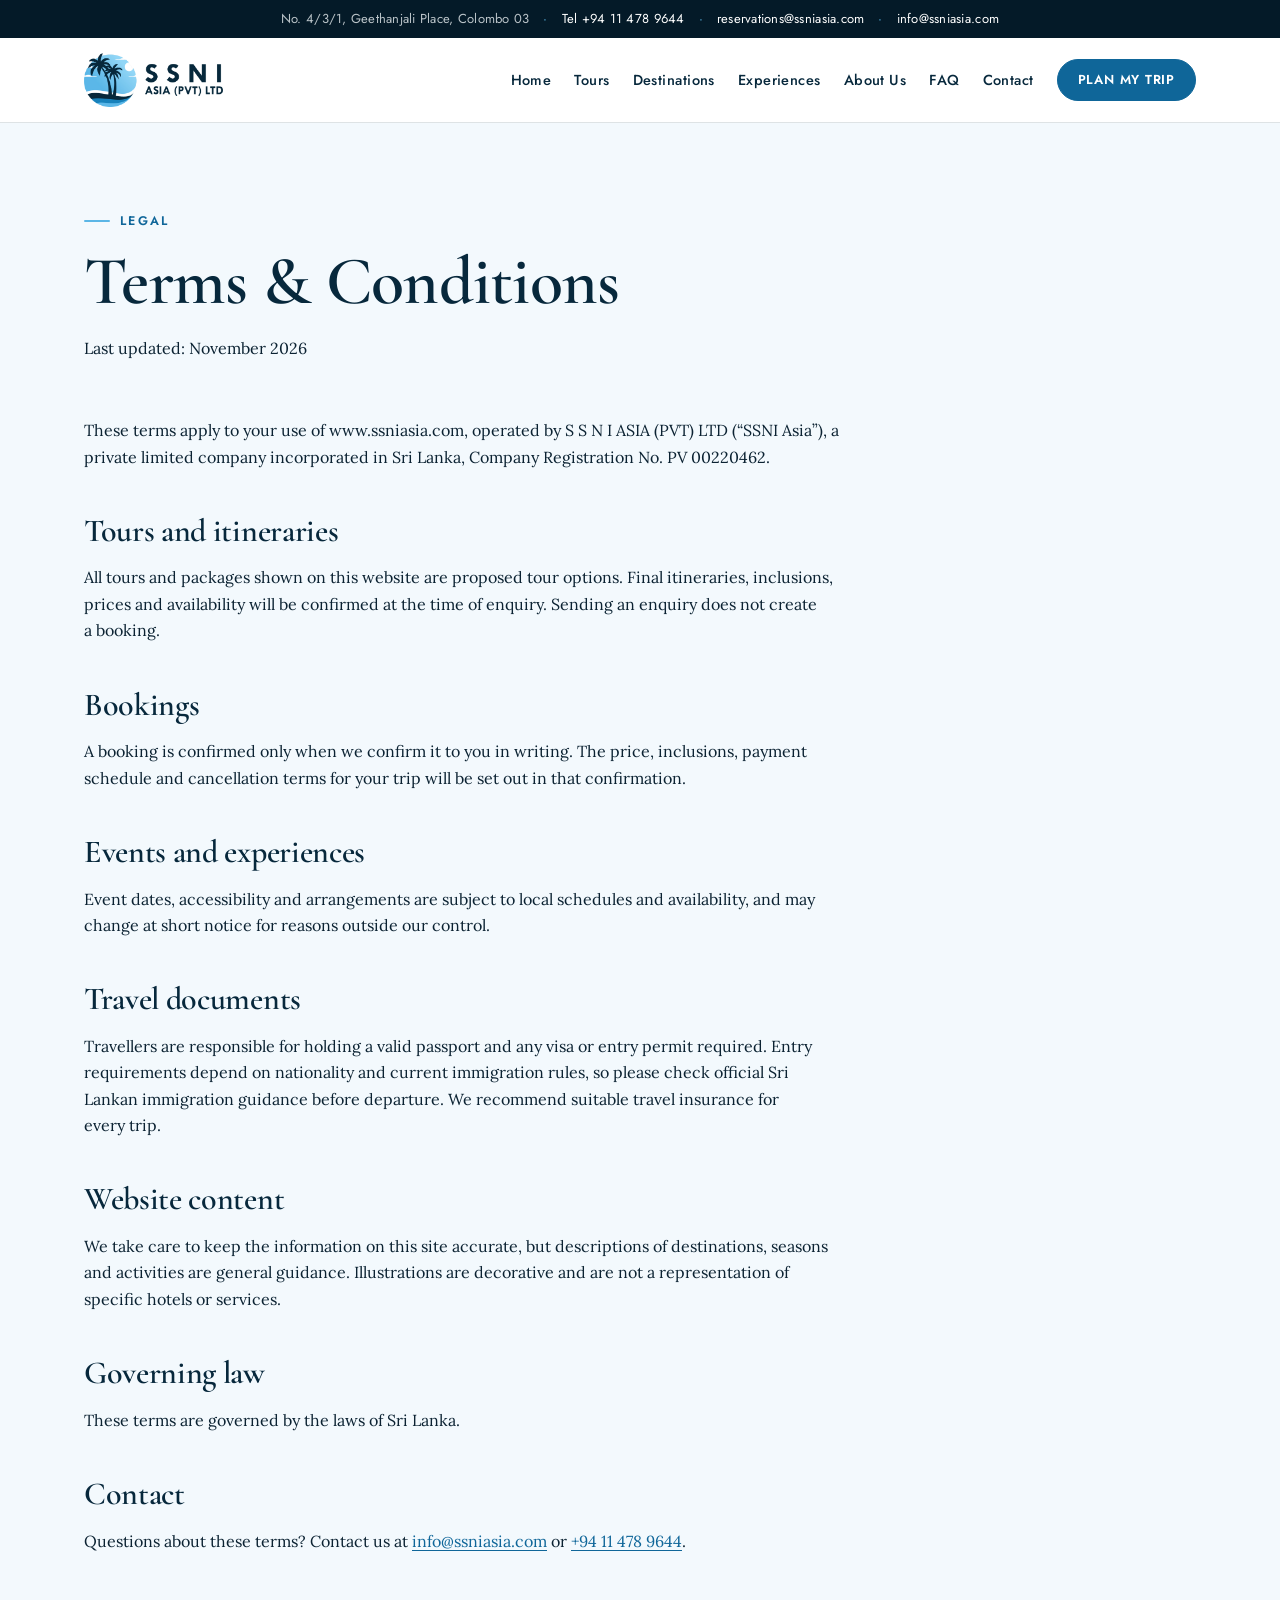
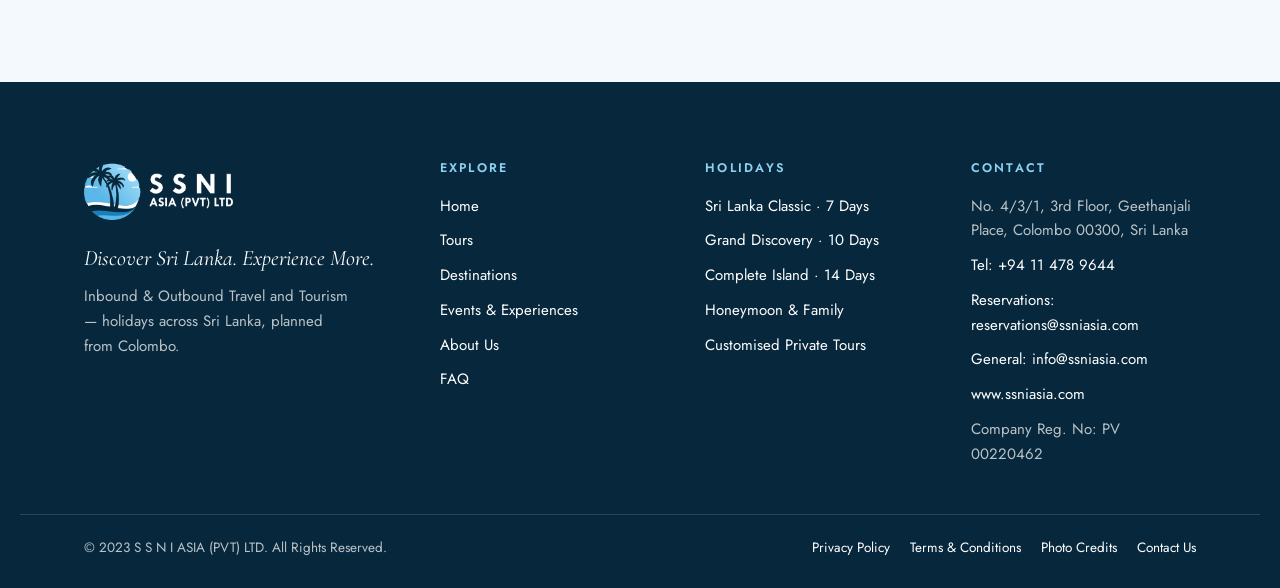
<file: terms.html>
<!DOCTYPE html>
<html lang="en">
<head>
<meta charset="utf-8"/>
<meta name="viewport" content="width=device-width, initial-scale=1"/>
<title>Terms & Conditions | SSNI Asia</title>
<meta name="description" content="Terms and conditions for using www.ssniasia.com and enquiring about travel arrangements with S S N I Asia (Pvt) Ltd."/>
<meta name="keywords" content="SSNI Asia, S S N I Asia Pvt Ltd, Sri Lanka tours, Sri Lanka holiday packages, inbound tourism Sri Lanka, tailor-made Sri Lanka tour, Colombo travel agency, Sri Lanka travel company"/>
<meta name="robots" content="index, follow"/>
<meta name="author" content="S S N I ASIA (PVT) LTD"/>
<meta name="theme-color" content="#07283c"/>
<link rel="canonical" href="https://www.ssniasia.com/terms"/>
<meta property="og:title" content="Terms & Conditions | SSNI Asia"/>
<meta property="og:description" content="Terms and conditions for using www.ssniasia.com and enquiring about travel arrangements with S S N I Asia (Pvt) Ltd."/>
<meta property="og:type" content="website"/>
<meta property="og:url" content="https://www.ssniasia.com/terms"/>
<meta property="og:site_name" content="SSNI Asia"/>
<meta property="og:locale" content="en_GB"/>
<meta property="og:image" content="https://www.ssniasia.com/assets/img/logo-stacked.png"/>
<meta name="twitter:card" content="summary"/>
<meta name="twitter:title" content="Terms & Conditions | SSNI Asia"/>
<meta name="twitter:description" content="Terms and conditions for using www.ssniasia.com and enquiring about travel arrangements with S S N I Asia (Pvt) Ltd."/>
<link rel="icon" type="image/png" href="favicon.png"/>
<link rel="apple-touch-icon" href="apple-touch-icon.png"/>
<script>(function(){var d=document.documentElement;d.className+=" js";/* preloader only on a cold open or a refresh, never on internal navigation */var s=true;try{var n=performance.getEntriesByType&&performance.getEntriesByType("navigation")[0];var r=n?n.type==="reload":(performance.navigation&&performance.navigation.type===1);s=!!r||!sessionStorage.getItem("ssni-seen");sessionStorage.setItem("ssni-seen","1");}catch(e){s=true;}if(s)d.className+=" preload";})();</script>
<link rel="preconnect" href="https://fonts.googleapis.com"/>
<link rel="preconnect" href="https://fonts.gstatic.com" crossorigin/>
<link href="https://fonts.googleapis.com/css2?family=Cormorant+Garamond:ital,wght@0,500;0,600;1,500&amp;family=Jost:wght@400;500;600&amp;family=Lora:ital,wght@0,400;0,500;0,600;1,400&amp;display=swap" rel="stylesheet"/>
<link href="assets/site.css" rel="stylesheet"/>
<script src="assets/seo.js" defer></script>
<script src="assets/site.js" defer></script>
</head>
<body>
<svg xmlns="http://www.w3.org/2000/svg" style="position:absolute;width:0;height:0;overflow:hidden" aria-hidden="true" focusable="false">
<symbol id="i-arrow-right" viewBox="0 0 24 24" fill="none" stroke="currentColor" stroke-width="1.9" stroke-linecap="round" stroke-linejoin="round"><path d="M5 12h14"/><path d="m12 5 7 7-7 7"/></symbol>
<symbol id="i-arrow-left" viewBox="0 0 24 24" fill="none" stroke="currentColor" stroke-width="1.9" stroke-linecap="round" stroke-linejoin="round"><path d="M19 12H5"/><path d="m12 19-7-7 7-7"/></symbol>
<symbol id="i-phone" viewBox="0 0 24 24" fill="none" stroke="currentColor" stroke-width="1.9" stroke-linecap="round" stroke-linejoin="round"><path d="M13.832 16.568a1 1 0 0 0 1.213-.303l.355-.465A2 2 0 0 1 17 15h3a2 2 0 0 1 2 2v3a2 2 0 0 1-2 2A18 18 0 0 1 2 4a2 2 0 0 1 2-2h3a2 2 0 0 1 2 2v3a2 2 0 0 1-.598 1.5l-.466.355a1 1 0 0 0-.302 1.214 14.9 14.9 0 0 0 6.196 6.196z"/></symbol>
<symbol id="i-mail" viewBox="0 0 24 24" fill="none" stroke="currentColor" stroke-width="1.9" stroke-linecap="round" stroke-linejoin="round"><rect width="20" height="16" x="2" y="4" rx="2"/><path d="m22 7-8.97 5.7a1.94 1.94 0 0 1-2.06 0L2 7"/></symbol>
<symbol id="i-pin" viewBox="0 0 24 24" fill="none" stroke="currentColor" stroke-width="1.9" stroke-linecap="round" stroke-linejoin="round"><path d="M20 10c0 6-8 12-8 12s-8-6-8-12a8 8 0 0 1 16 0"/><circle cx="12" cy="10" r="3"/></symbol>
<symbol id="i-globe" viewBox="0 0 24 24" fill="none" stroke="currentColor" stroke-width="1.9" stroke-linecap="round" stroke-linejoin="round"><circle cx="12" cy="12" r="10"/><path d="M2 12h20"/><path d="M12 2a15.3 15.3 0 0 1 4 10 15.3 15.3 0 0 1-4 10 15.3 15.3 0 0 1-4-10 15.3 15.3 0 0 1 4-10z"/></symbol>
<symbol id="i-building" viewBox="0 0 24 24" fill="none" stroke="currentColor" stroke-width="1.9" stroke-linecap="round" stroke-linejoin="round"><rect width="16" height="20" x="4" y="2" rx="2"/><path d="M9 22v-4h6v4"/><path d="M8 6h.01M16 6h.01M12 6h.01M12 10h.01M12 14h.01M16 10h.01M16 14h.01M8 10h.01M8 14h.01"/></symbol>
<symbol id="i-id" viewBox="0 0 24 24" fill="none" stroke="currentColor" stroke-width="1.9" stroke-linecap="round" stroke-linejoin="round"><rect width="20" height="14" x="2" y="5" rx="2"/><circle cx="8" cy="12" r="2.5"/><path d="M14 10h4M14 14h4"/></symbol>
<symbol id="i-plus" viewBox="0 0 24 24" fill="none" stroke="currentColor" stroke-width="1.9" stroke-linecap="round" stroke-linejoin="round"><path d="M12 5v14"/><path d="M5 12h14"/></symbol>
<symbol id="i-check" viewBox="0 0 24 24" fill="none" stroke="currentColor" stroke-width="1.9" stroke-linecap="round" stroke-linejoin="round"><path d="M20 6 9 17l-5-5"/></symbol>
<symbol id="i-info" viewBox="0 0 24 24" fill="none" stroke="currentColor" stroke-width="1.9" stroke-linecap="round" stroke-linejoin="round"><circle cx="12" cy="12" r="10"/><path d="M12 16v-4"/><path d="M12 8h.01"/></symbol>
<symbol id="i-compass" viewBox="0 0 24 24" fill="none" stroke="currentColor" stroke-width="1.9" stroke-linecap="round" stroke-linejoin="round"><circle cx="12" cy="12" r="10"/><path d="m16.24 7.76-2.12 6.36-6.36 2.12 2.12-6.36 6.36-2.12z"/></symbol>
<symbol id="i-menu" viewBox="0 0 24 24" fill="none" stroke="currentColor" stroke-width="1.9" stroke-linecap="round" stroke-linejoin="round"><path d="M3 6h18"/><path d="M3 12h18"/><path d="M3 18h18"/></symbol>
</svg>
<div class="preloader" id="preloader" aria-hidden="true">
  <div class="preloader__mark">
    <img class="preloader__logo" src="favicon.png" alt="" width="512" height="512"/>
    <div class="preloader__bar"></div>
  </div>
</div>
<a class="sr-only skip-link" href="#main">Skip to content</a>

<div class="topbar">
  <div class="wrap topbar__inner">
    <span class="topbar__addr">No. 4/3/1, Geethanjali Place, Colombo 03</span>
    <span class="topbar__sep" aria-hidden="true">·</span>
    <a href="tel:+94114789644">Tel +94 11 478 9644</a>
    <span class="topbar__sep" aria-hidden="true">·</span>
    <a href="mailto:reservations@ssniasia.com">reservations@ssniasia.com</a>
    <span class="topbar__sep topbar__extra" aria-hidden="true">·</span>
    <a class="topbar__extra" href="mailto:info@ssniasia.com">info@ssniasia.com</a>
  </div>
</div>

<header class="site-nav">
  <div class="wrap site-nav__inner">
    <a class="brand" href="./" aria-label="SSNI Asia — home">
      <img class="brand__img" src="logo.png" alt="S S N I ASIA (PVT) LTD" width="927" height="360"/>
    </a>
    <button class="nav-toggle" type="button" aria-label="Open menu" aria-expanded="false" aria-controls="site-menu"><svg aria-hidden="true" focusable="false"><use href="#i-menu"/></svg></button>
    <nav class="nav-links" id="site-menu" aria-label="Main">
      <a href="./">Home</a>
      <a href="tours.html">Tours</a>
      <a href="destinations.html">Destinations</a>
      <a href="experiences.html">Experiences</a>
      <a href="about.html">About Us</a>
      <a href="faq.html">FAQ</a>
      <a href="contact.html">Contact</a>
      <a class="btn btn-primary" href="contact.html#enquiry">Plan My Trip</a>
    </nav>
  </div>
</header>
<main id="main">
<section class="page-intro wrap">
  <span class="kicker">Legal</span>
  <h1>Terms &amp; Conditions</h1>
  <p class="meta prose">Last updated: November 2026</p>
</section>

<section class="section section--flush-top wrap">
  <div class="prose">
    <p>These terms apply to your use of www.ssniasia.com, operated by S S N I ASIA (PVT) LTD (“SSNI Asia”), a private limited company incorporated in Sri Lanka, Company Registration No. PV 00220462.</p>

    <h2>Tours and itineraries</h2>
    <p>All tours and packages shown on this website are proposed tour options. Final itineraries, inclusions, prices and availability will be confirmed at the time of enquiry. Sending an enquiry does not create a booking.</p>

    <h2>Bookings</h2>
    <p>A booking is confirmed only when we confirm it to you in writing. The price, inclusions, payment schedule and cancellation terms for your trip will be set out in that confirmation.</p>

    <h2>Events and experiences</h2>
    <p>Event dates, accessibility and arrangements are subject to local schedules and availability, and may change at short notice for reasons outside our control.</p>

    <h2>Travel documents</h2>
    <p>Travellers are responsible for holding a valid passport and any visa or entry permit required. Entry requirements depend on nationality and current immigration rules, so please check official Sri Lankan immigration guidance before departure. We recommend suitable travel insurance for every trip.</p>

    <h2>Website content</h2>
    <p>We take care to keep the information on this site accurate, but descriptions of destinations, seasons and activities are general guidance. Illustrations are decorative and are not a representation of specific hotels or services.</p>

    <h2>Governing law</h2>
    <p>These terms are governed by the laws of Sri Lanka.</p>

    <h2>Contact</h2>
    <p>Questions about these terms? Contact us at <a href="mailto:info@ssniasia.com">info@ssniasia.com</a> or <a href="tel:+94114789644">+94 11 478 9644</a>.</p>
  </div>
</section>
</main>

<footer class="site-footer">
  <div class="wrap site-footer__inner">
    <div class="footer-brand">
      <a class="brand" href="./" aria-label="SSNI Asia — home">
        <img class="brand__img" src="logo-reversed.png" alt="S S N I ASIA (PVT) LTD" width="927" height="360" loading="lazy"/>
      </a>
      <p class="footer-brand__tag">Discover Sri Lanka. Experience More.</p>
      <p>Inbound &amp; Outbound Travel and Tourism — holidays across Sri Lanka, planned from Colombo.</p>
    </div>
    <div class="footer-col">
      <h2>Explore</h2>
      <ul>
        <li><a href="./">Home</a></li>
        <li><a href="tours.html">Tours</a></li>
        <li><a href="destinations.html">Destinations</a></li>
        <li><a href="experiences.html">Events &amp; Experiences</a></li>
        <li><a href="about.html">About Us</a></li>
        <li><a href="faq.html">FAQ</a></li>
      </ul>
    </div>
    <div class="footer-col">
      <h2>Holidays</h2>
      <ul>
        <li><a href="tours.html#classic">Sri Lanka Classic · 7 Days</a></li>
        <li><a href="tours.html#grand">Grand Discovery · 10 Days</a></li>
        <li><a href="tours.html#complete">Complete Island · 14 Days</a></li>
        <li><a href="tours.html#styles">Honeymoon &amp; Family</a></li>
        <li><a href="tours.html#custom">Customised Private Tours</a></li>
      </ul>
    </div>
    <div class="footer-col">
      <h2>Contact</h2>
      <ul>
        <li>No. 4/3/1, 3rd Floor, Geethanjali Place, Colombo 00300, Sri Lanka</li>
        <li><a href="tel:+94114789644">Tel: +94 11 478 9644</a></li>
        <li><a href="mailto:reservations@ssniasia.com">Reservations: reservations@ssniasia.com</a></li>
        <li><a href="mailto:info@ssniasia.com">General: info@ssniasia.com</a></li>
        <li><a href="https://www.ssniasia.com/">www.ssniasia.com</a></li>
        <li>Company Reg. No: PV 00220462</li>
      </ul>
    </div>
  </div>
  <div class="wrap footer-bottom">
    <span>© 2023 S S N I ASIA (PVT) LTD. All Rights Reserved.</span>
    <span class="footer-bottom__links"><a href="privacy.html">Privacy Policy</a><a href="terms.html">Terms &amp; Conditions</a><a href="credits.html">Photo Credits</a><a href="contact.html">Contact Us</a></span>
  </div>
</footer>
<a class="fab" href="contact.html#enquiry" aria-label="Plan my trip — send a tour enquiry"><svg aria-hidden="true" focusable="false"><use href="#i-compass"/></svg><span>Plan My Trip</span></a>
</body>
</html>
</file>
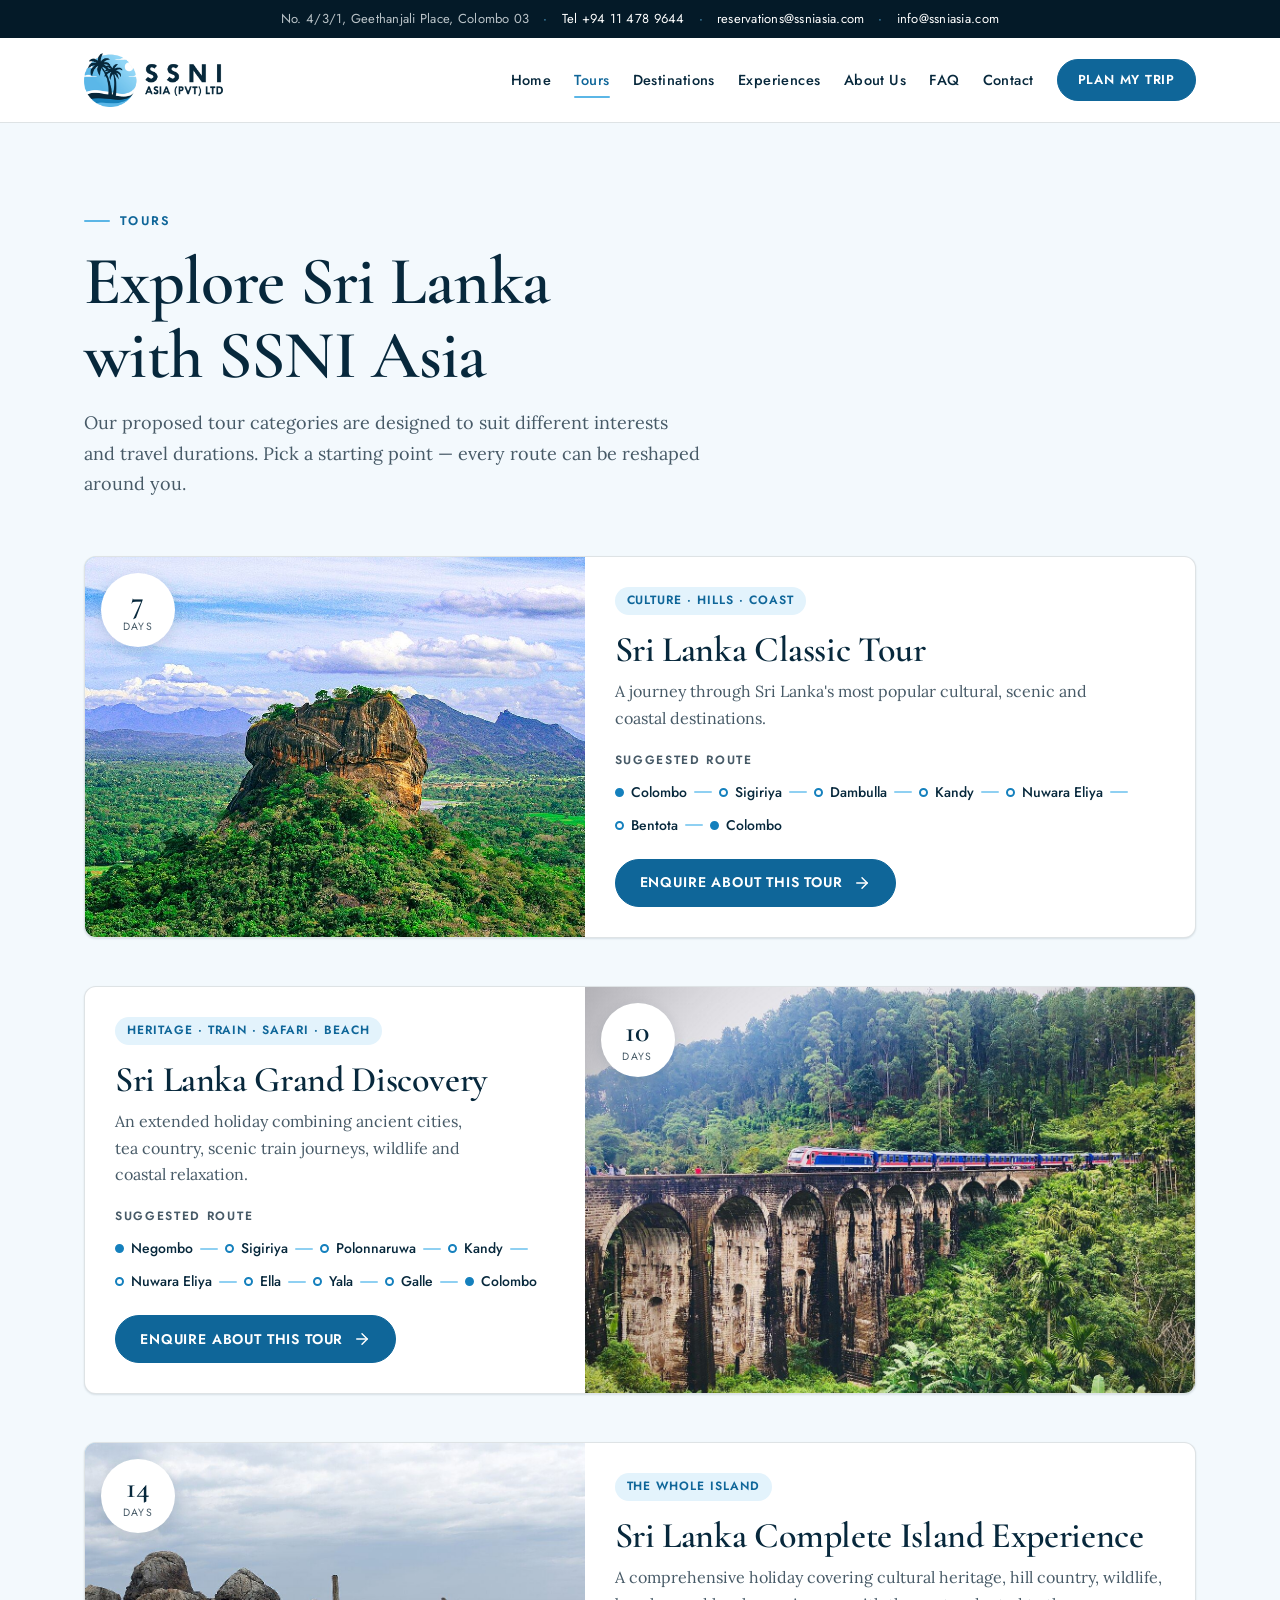
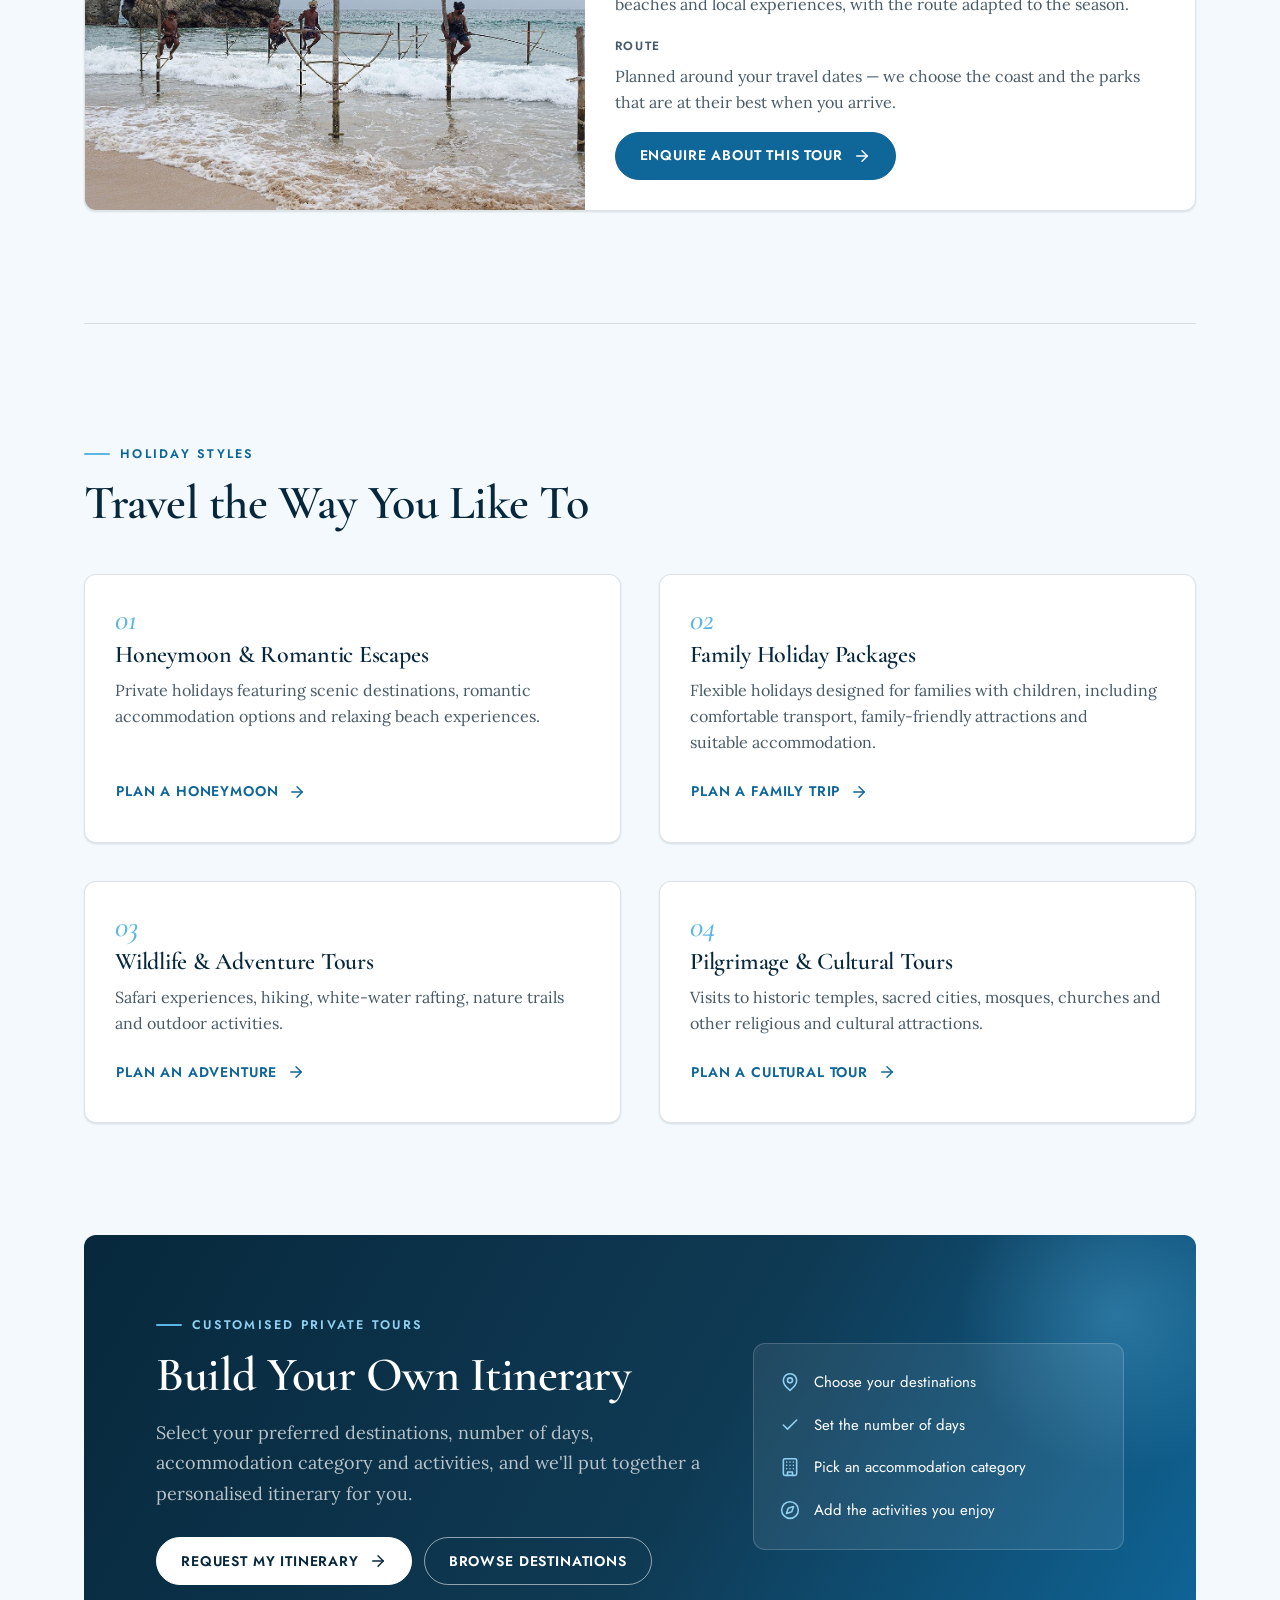
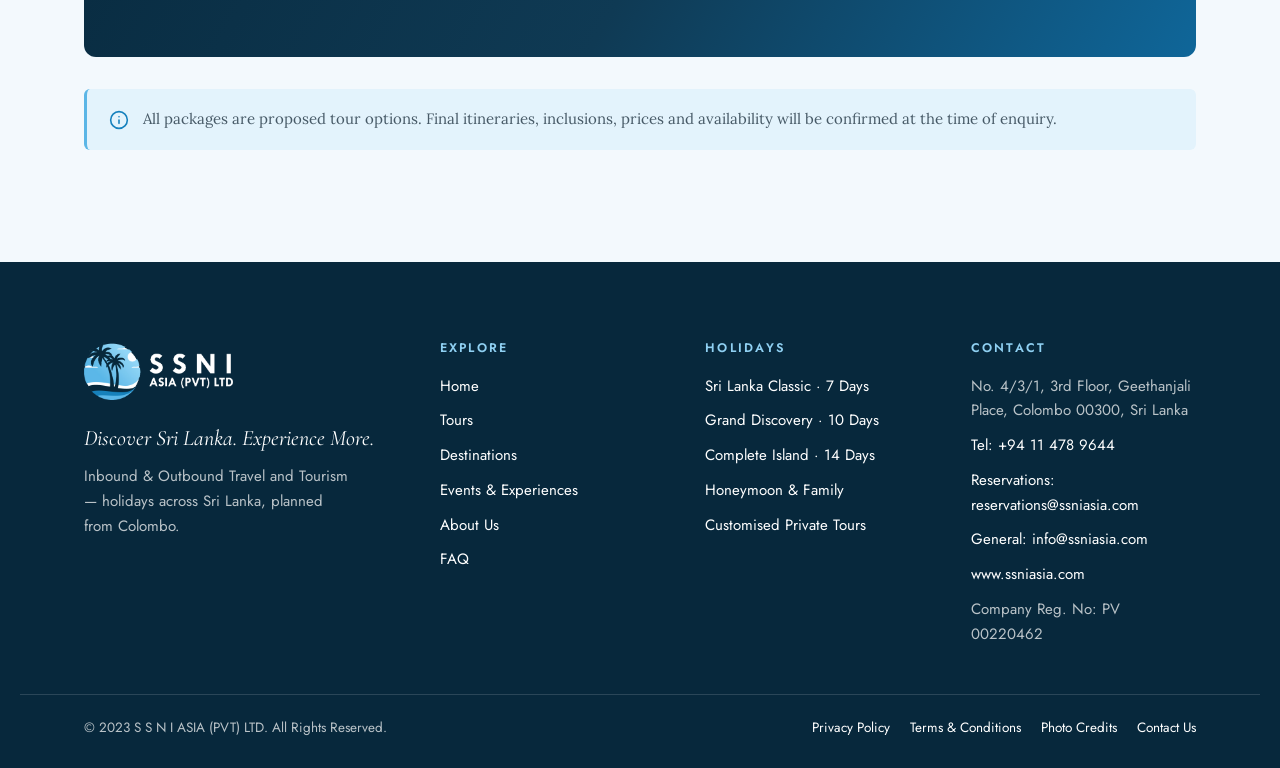
<file: tours.html>
<!DOCTYPE html>
<html lang="en">
<head>
<meta charset="utf-8"/>
<meta name="viewport" content="width=device-width, initial-scale=1"/>
<title>Sri Lanka Tour Packages — 7, 10 & 14 Day Routes | SSNI Asia</title>
<meta name="description" content="Sri Lanka tour packages from SSNI Asia: the 7-day Classic Tour, 10-day Grand Discovery and 14-day Complete Island Experience, plus honeymoon, family, wildlife, pilgrimage and customised private tours."/>
<meta name="keywords" content="SSNI Asia, S S N I Asia Pvt Ltd, Sri Lanka tours, Sri Lanka holiday packages, inbound tourism Sri Lanka, tailor-made Sri Lanka tour, Colombo travel agency, Sri Lanka travel company"/>
<meta name="robots" content="index, follow"/>
<meta name="author" content="S S N I ASIA (PVT) LTD"/>
<meta name="theme-color" content="#07283c"/>
<link rel="canonical" href="https://www.ssniasia.com/tours"/>
<meta property="og:title" content="Sri Lanka Tour Packages — 7, 10 & 14 Day Routes | SSNI Asia"/>
<meta property="og:description" content="Sri Lanka tour packages from SSNI Asia: the 7-day Classic Tour, 10-day Grand Discovery and 14-day Complete Island Experience, plus honeymoon, family, wildlife, pilgrimage and customised private tours."/>
<meta property="og:type" content="website"/>
<meta property="og:url" content="https://www.ssniasia.com/tours"/>
<meta property="og:site_name" content="SSNI Asia"/>
<meta property="og:locale" content="en_GB"/>
<meta property="og:image" content="https://www.ssniasia.com/assets/img/logo-stacked.png"/>
<meta name="twitter:card" content="summary"/>
<meta name="twitter:title" content="Sri Lanka Tour Packages — 7, 10 & 14 Day Routes | SSNI Asia"/>
<meta name="twitter:description" content="Sri Lanka tour packages from SSNI Asia: the 7-day Classic Tour, 10-day Grand Discovery and 14-day Complete Island Experience, plus honeymoon, family, wildlife, pilgrimage and customised private tours."/>
<link rel="icon" type="image/png" href="favicon.png"/>
<link rel="apple-touch-icon" href="apple-touch-icon.png"/>
<script>(function(){var d=document.documentElement;d.className+=" js";/* preloader only on a cold open or a refresh, never on internal navigation */var s=true;try{var n=performance.getEntriesByType&&performance.getEntriesByType("navigation")[0];var r=n?n.type==="reload":(performance.navigation&&performance.navigation.type===1);s=!!r||!sessionStorage.getItem("ssni-seen");sessionStorage.setItem("ssni-seen","1");}catch(e){s=true;}if(s)d.className+=" preload";})();</script>
<link rel="preconnect" href="https://fonts.googleapis.com"/>
<link rel="preconnect" href="https://fonts.gstatic.com" crossorigin/>
<link href="https://fonts.googleapis.com/css2?family=Cormorant+Garamond:ital,wght@0,500;0,600;1,500&amp;family=Jost:wght@400;500;600&amp;family=Lora:ital,wght@0,400;0,500;0,600;1,400&amp;display=swap" rel="stylesheet"/>
<link href="assets/site.css" rel="stylesheet"/>
<script src="assets/seo.js" defer></script>
<script src="assets/site.js" defer></script>
</head>
<body>
<svg xmlns="http://www.w3.org/2000/svg" style="position:absolute;width:0;height:0;overflow:hidden" aria-hidden="true" focusable="false">
<symbol id="i-arrow-right" viewBox="0 0 24 24" fill="none" stroke="currentColor" stroke-width="1.9" stroke-linecap="round" stroke-linejoin="round"><path d="M5 12h14"/><path d="m12 5 7 7-7 7"/></symbol>
<symbol id="i-arrow-left" viewBox="0 0 24 24" fill="none" stroke="currentColor" stroke-width="1.9" stroke-linecap="round" stroke-linejoin="round"><path d="M19 12H5"/><path d="m12 19-7-7 7-7"/></symbol>
<symbol id="i-phone" viewBox="0 0 24 24" fill="none" stroke="currentColor" stroke-width="1.9" stroke-linecap="round" stroke-linejoin="round"><path d="M13.832 16.568a1 1 0 0 0 1.213-.303l.355-.465A2 2 0 0 1 17 15h3a2 2 0 0 1 2 2v3a2 2 0 0 1-2 2A18 18 0 0 1 2 4a2 2 0 0 1 2-2h3a2 2 0 0 1 2 2v3a2 2 0 0 1-.598 1.5l-.466.355a1 1 0 0 0-.302 1.214 14.9 14.9 0 0 0 6.196 6.196z"/></symbol>
<symbol id="i-mail" viewBox="0 0 24 24" fill="none" stroke="currentColor" stroke-width="1.9" stroke-linecap="round" stroke-linejoin="round"><rect width="20" height="16" x="2" y="4" rx="2"/><path d="m22 7-8.97 5.7a1.94 1.94 0 0 1-2.06 0L2 7"/></symbol>
<symbol id="i-pin" viewBox="0 0 24 24" fill="none" stroke="currentColor" stroke-width="1.9" stroke-linecap="round" stroke-linejoin="round"><path d="M20 10c0 6-8 12-8 12s-8-6-8-12a8 8 0 0 1 16 0"/><circle cx="12" cy="10" r="3"/></symbol>
<symbol id="i-globe" viewBox="0 0 24 24" fill="none" stroke="currentColor" stroke-width="1.9" stroke-linecap="round" stroke-linejoin="round"><circle cx="12" cy="12" r="10"/><path d="M2 12h20"/><path d="M12 2a15.3 15.3 0 0 1 4 10 15.3 15.3 0 0 1-4 10 15.3 15.3 0 0 1-4-10 15.3 15.3 0 0 1 4-10z"/></symbol>
<symbol id="i-building" viewBox="0 0 24 24" fill="none" stroke="currentColor" stroke-width="1.9" stroke-linecap="round" stroke-linejoin="round"><rect width="16" height="20" x="4" y="2" rx="2"/><path d="M9 22v-4h6v4"/><path d="M8 6h.01M16 6h.01M12 6h.01M12 10h.01M12 14h.01M16 10h.01M16 14h.01M8 10h.01M8 14h.01"/></symbol>
<symbol id="i-id" viewBox="0 0 24 24" fill="none" stroke="currentColor" stroke-width="1.9" stroke-linecap="round" stroke-linejoin="round"><rect width="20" height="14" x="2" y="5" rx="2"/><circle cx="8" cy="12" r="2.5"/><path d="M14 10h4M14 14h4"/></symbol>
<symbol id="i-plus" viewBox="0 0 24 24" fill="none" stroke="currentColor" stroke-width="1.9" stroke-linecap="round" stroke-linejoin="round"><path d="M12 5v14"/><path d="M5 12h14"/></symbol>
<symbol id="i-check" viewBox="0 0 24 24" fill="none" stroke="currentColor" stroke-width="1.9" stroke-linecap="round" stroke-linejoin="round"><path d="M20 6 9 17l-5-5"/></symbol>
<symbol id="i-info" viewBox="0 0 24 24" fill="none" stroke="currentColor" stroke-width="1.9" stroke-linecap="round" stroke-linejoin="round"><circle cx="12" cy="12" r="10"/><path d="M12 16v-4"/><path d="M12 8h.01"/></symbol>
<symbol id="i-compass" viewBox="0 0 24 24" fill="none" stroke="currentColor" stroke-width="1.9" stroke-linecap="round" stroke-linejoin="round"><circle cx="12" cy="12" r="10"/><path d="m16.24 7.76-2.12 6.36-6.36 2.12 2.12-6.36 6.36-2.12z"/></symbol>
<symbol id="i-menu" viewBox="0 0 24 24" fill="none" stroke="currentColor" stroke-width="1.9" stroke-linecap="round" stroke-linejoin="round"><path d="M3 6h18"/><path d="M3 12h18"/><path d="M3 18h18"/></symbol>
</svg>
<div class="preloader" id="preloader" aria-hidden="true">
  <div class="preloader__mark">
    <img class="preloader__logo" src="favicon.png" alt="" width="512" height="512"/>
    <div class="preloader__bar"></div>
  </div>
</div>
<a class="sr-only skip-link" href="#main">Skip to content</a>

<div class="topbar">
  <div class="wrap topbar__inner">
    <span class="topbar__addr">No. 4/3/1, Geethanjali Place, Colombo 03</span>
    <span class="topbar__sep" aria-hidden="true">·</span>
    <a href="tel:+94114789644">Tel +94 11 478 9644</a>
    <span class="topbar__sep" aria-hidden="true">·</span>
    <a href="mailto:reservations@ssniasia.com">reservations@ssniasia.com</a>
    <span class="topbar__sep topbar__extra" aria-hidden="true">·</span>
    <a class="topbar__extra" href="mailto:info@ssniasia.com">info@ssniasia.com</a>
  </div>
</div>

<header class="site-nav">
  <div class="wrap site-nav__inner">
    <a class="brand" href="./" aria-label="SSNI Asia — home">
      <img class="brand__img" src="logo.png" alt="S S N I ASIA (PVT) LTD" width="927" height="360"/>
    </a>
    <button class="nav-toggle" type="button" aria-label="Open menu" aria-expanded="false" aria-controls="site-menu"><svg aria-hidden="true" focusable="false"><use href="#i-menu"/></svg></button>
    <nav class="nav-links" id="site-menu" aria-label="Main">
      <a href="./">Home</a>
      <a href="tours.html" aria-current="page">Tours</a>
      <a href="destinations.html">Destinations</a>
      <a href="experiences.html">Experiences</a>
      <a href="about.html">About Us</a>
      <a href="faq.html">FAQ</a>
      <a href="contact.html">Contact</a>
      <a class="btn btn-primary" href="contact.html#enquiry">Plan My Trip</a>
    </nav>
  </div>
</header>
<main id="main">
<section class="page-intro wrap">
  <span class="kicker">Tours</span>
  <h1>Explore Sri Lanka with SSNI Asia</h1>
  <p class="lead">Our proposed tour categories are designed to suit different interests and travel durations. Pick a starting point — every route can be reshaped around you.</p>
</section>

<!-- Signature routes -->
<section class="section section--flush-top wrap">
  <div class="grid gap-lg" style="gap:clamp(28px,4vw,48px)">

    <article class="card route split split--wide-media" id="classic" style="gap:0;align-items:stretch">
      <div class="route__head"><figure class="plate ar-4-3"><img src="images/sigiriya.jpg" alt="Sigiriya Rock Fortress rising above the forest, with hills behind" width="1280" height="744" loading="lazy" decoding="async"></figure><div class="route__days"><div><strong>7</strong><span>Days</span></div></div></div>
      <div class="route__body">
        <span class="tag">Culture · Hills · Coast</span>
        <h2 class="card__title" style="font-size:clamp(28px,3vw,36px);margin-top:14px">Sri Lanka Classic Tour</h2>
        <p class="card__body">A journey through Sri Lanka's most popular cultural, scenic and coastal destinations.</p>
        <p class="route__label">Suggested route</p>
        <ol class="stops"><li>Colombo</li><li>Sigiriya</li><li>Dambulla</li><li>Kandy</li><li>Nuwara Eliya</li><li>Bentota</li><li>Colombo</li></ol>
        <a href="contact.html?tour=Sri%20Lanka%20Classic%20Tour%20(7%20Days)#enquiry" class="btn btn-primary">Enquire about this tour <svg aria-hidden="true" focusable="false"><use href="#i-arrow-right"/></svg></a>
      </div>
    </article>

    <article class="card route split split--wide-media split--reverse" id="grand" style="gap:0;align-items:stretch">
      <div class="route__head"><figure class="plate ar-4-3"><img src="images/ella.jpg" alt="A blue train crossing the Nine Arch Bridge in Ella" width="1280" height="960" loading="lazy" decoding="async"></figure><div class="route__days"><div><strong>10</strong><span>Days</span></div></div></div>
      <div class="route__body">
        <span class="tag">Heritage · Train · Safari · Beach</span>
        <h2 class="card__title" style="font-size:clamp(28px,3vw,36px);margin-top:14px">Sri Lanka Grand Discovery</h2>
        <p class="card__body">An extended holiday combining ancient cities, tea country, scenic train journeys, wildlife and coastal relaxation.</p>
        <p class="route__label">Suggested route</p>
        <ol class="stops"><li>Negombo</li><li>Sigiriya</li><li>Polonnaruwa</li><li>Kandy</li><li>Nuwara Eliya</li><li>Ella</li><li>Yala</li><li>Galle</li><li>Colombo</li></ol>
        <a href="contact.html?tour=Sri%20Lanka%20Grand%20Discovery%20(10%20Days)#enquiry" class="btn btn-primary">Enquire about this tour <svg aria-hidden="true" focusable="false"><use href="#i-arrow-right"/></svg></a>
      </div>
    </article>

    <article class="card route split split--wide-media" id="complete" style="gap:0;align-items:stretch">
      <div class="route__head"><figure class="plate ar-4-3"><img src="images/stilt-fishing.jpg" alt="Stilt fishermen perched on poles in the surf on the south coast" width="1280" height="855" loading="lazy" decoding="async"></figure><div class="route__days"><div><strong>14</strong><span>Days</span></div></div></div>
      <div class="route__body">
        <span class="tag">The whole island</span>
        <h2 class="card__title" style="font-size:clamp(28px,3vw,36px);margin-top:14px">Sri Lanka Complete Island Experience</h2>
        <p class="card__body">A comprehensive holiday covering cultural heritage, hill country, wildlife, beaches and local experiences, with the route adapted to the season.</p>
        <p class="route__label">Route</p>
        <p class="card__body" style="margin-top:-4px">Planned around your travel dates — we choose the coast and the parks that are at their best when you arrive.</p>
        <a href="contact.html?tour=Sri%20Lanka%20Complete%20Island%20Experience%20(14%20Days)#enquiry" class="btn btn-primary">Enquire about this tour <svg aria-hidden="true" focusable="false"><use href="#i-arrow-right"/></svg></a>
      </div>
    </article>
  </div>
</section>

<hr class="rule rule--inset"/>

<!-- Holiday styles -->
<section class="section wrap" id="styles">
  <div class="section-head">
    <div>
      <span class="kicker">Holiday styles</span>
      <h2>Travel the Way You Like To</h2>
    </div>
  </div>
  <div class="grid cols-2 gap-lg">
    <article class="card" id="honeymoon">
      <span class="numeral numeral--sm">01</span>
      <h3 class="card__title" style="margin-top:6px">Honeymoon &amp; Romantic Escapes</h3>
      <p class="card__body">Private holidays featuring scenic destinations, romantic accommodation options and relaxing beach experiences.</p>
      <a href="contact.html?tour=Honeymoon%20%26%20Romantic%20Escape#enquiry" class="btn btn-ghost">Plan a honeymoon <svg aria-hidden="true" focusable="false"><use href="#i-arrow-right"/></svg></a>
    </article>
    <article class="card" id="family">
      <span class="numeral numeral--sm">02</span>
      <h3 class="card__title" style="margin-top:6px">Family Holiday Packages</h3>
      <p class="card__body">Flexible holidays designed for families with children, including comfortable transport, family-friendly attractions and suitable accommodation.</p>
      <a href="contact.html?tour=Family%20Holiday#enquiry" class="btn btn-ghost">Plan a family trip <svg aria-hidden="true" focusable="false"><use href="#i-arrow-right"/></svg></a>
    </article>
    <article class="card" id="wildlife">
      <span class="numeral numeral--sm">03</span>
      <h3 class="card__title" style="margin-top:6px">Wildlife &amp; Adventure Tours</h3>
      <p class="card__body">Safari experiences, hiking, white-water rafting, nature trails and outdoor activities.</p>
      <a href="contact.html?tour=Wildlife%20%26%20Adventure%20Tour#enquiry" class="btn btn-ghost">Plan an adventure <svg aria-hidden="true" focusable="false"><use href="#i-arrow-right"/></svg></a>
    </article>
    <article class="card" id="pilgrimage">
      <span class="numeral numeral--sm">04</span>
      <h3 class="card__title" style="margin-top:6px">Pilgrimage &amp; Cultural Tours</h3>
      <p class="card__body">Visits to historic temples, sacred cities, mosques, churches and other religious and cultural attractions.</p>
      <a href="contact.html?tour=Pilgrimage%20%26%20Cultural%20Tour#enquiry" class="btn btn-ghost">Plan a cultural tour <svg aria-hidden="true" focusable="false"><use href="#i-arrow-right"/></svg></a>
    </article>
  </div>
</section>

<!-- Custom -->
<section class="section section--flush-top wrap" id="custom">
  <div class="cta-band">
    <div>
      <span class="kicker">Customised private tours</span>
      <h2>Build Your Own Itinerary</h2>
      <p class="lead" style="margin-bottom:0">Select your preferred destinations, number of days, accommodation category and activities, and we'll put together a personalised itinerary for you.</p>
      <div class="cta-row">
        <a href="contact.html?tour=Customised%20Private%20Tour#enquiry" class="btn btn-light">Request my itinerary <svg aria-hidden="true" focusable="false"><use href="#i-arrow-right"/></svg></a>
        <a href="destinations.html" class="btn btn-outline-light">Browse destinations</a>
      </div>
    </div>
    <div class="info-card">
      <div><svg aria-hidden="true" focusable="false"><use href="#i-pin"/></svg><span>Choose your destinations</span></div>
      <div><svg aria-hidden="true" focusable="false"><use href="#i-check"/></svg><span>Set the number of days</span></div>
      <div><svg aria-hidden="true" focusable="false"><use href="#i-building"/></svg><span>Pick an accommodation category</span></div>
      <div><svg aria-hidden="true" focusable="false"><use href="#i-compass"/></svg><span>Add the activities you enjoy</span></div>
    </div>
  </div>

  <div class="note" style="margin-top:32px"><svg aria-hidden="true" focusable="false"><use href="#i-info"/></svg><p>All packages are proposed tour options. Final itineraries, inclusions, prices and availability will be confirmed at the time of enquiry.</p></div>
</section>
</main>

<footer class="site-footer">
  <div class="wrap site-footer__inner">
    <div class="footer-brand">
      <a class="brand" href="./" aria-label="SSNI Asia — home">
        <img class="brand__img" src="logo-reversed.png" alt="S S N I ASIA (PVT) LTD" width="927" height="360" loading="lazy"/>
      </a>
      <p class="footer-brand__tag">Discover Sri Lanka. Experience More.</p>
      <p>Inbound &amp; Outbound Travel and Tourism — holidays across Sri Lanka, planned from Colombo.</p>
    </div>
    <div class="footer-col">
      <h2>Explore</h2>
      <ul>
        <li><a href="./">Home</a></li>
        <li><a href="tours.html">Tours</a></li>
        <li><a href="destinations.html">Destinations</a></li>
        <li><a href="experiences.html">Events &amp; Experiences</a></li>
        <li><a href="about.html">About Us</a></li>
        <li><a href="faq.html">FAQ</a></li>
      </ul>
    </div>
    <div class="footer-col">
      <h2>Holidays</h2>
      <ul>
        <li><a href="tours.html#classic">Sri Lanka Classic · 7 Days</a></li>
        <li><a href="tours.html#grand">Grand Discovery · 10 Days</a></li>
        <li><a href="tours.html#complete">Complete Island · 14 Days</a></li>
        <li><a href="tours.html#styles">Honeymoon &amp; Family</a></li>
        <li><a href="tours.html#custom">Customised Private Tours</a></li>
      </ul>
    </div>
    <div class="footer-col">
      <h2>Contact</h2>
      <ul>
        <li>No. 4/3/1, 3rd Floor, Geethanjali Place, Colombo 00300, Sri Lanka</li>
        <li><a href="tel:+94114789644">Tel: +94 11 478 9644</a></li>
        <li><a href="mailto:reservations@ssniasia.com">Reservations: reservations@ssniasia.com</a></li>
        <li><a href="mailto:info@ssniasia.com">General: info@ssniasia.com</a></li>
        <li><a href="https://www.ssniasia.com/">www.ssniasia.com</a></li>
        <li>Company Reg. No: PV 00220462</li>
      </ul>
    </div>
  </div>
  <div class="wrap footer-bottom">
    <span>© 2023 S S N I ASIA (PVT) LTD. All Rights Reserved.</span>
    <span class="footer-bottom__links"><a href="privacy.html">Privacy Policy</a><a href="terms.html">Terms &amp; Conditions</a><a href="credits.html">Photo Credits</a><a href="contact.html">Contact Us</a></span>
  </div>
</footer>
<a class="fab" href="contact.html#enquiry" aria-label="Plan my trip — send a tour enquiry"><svg aria-hidden="true" focusable="false"><use href="#i-compass"/></svg><span>Plan My Trip</span></a>
</body>
</html>
</file>
<file: assets/site.css>
/* ==========================================================================
   SSNI Asia — "Island" design system
   Cormorant Garamond headings · Lora body · Jost UI (geometric, echoes the
   logo's wordmark). Plain CSS on plain HTML, single light theme.

   Token rules
   1. Brand tokens are sampled from logo.jpg — never hard-code a hex below
      the :root block; reach for a role token instead.
   2. Role tokens (--color-bg, --color-text, --color-brand…) are what
      components use. Retune a role and every component follows.
   3. Text-on-white uses only the -700/-900 shades (≥ 4.5:1). The pure logo
      blues (--color-ocean, --color-sky) are for marks, fills and large type.
   ========================================================================== */

:root {
  /* — brand palette, sampled from the logo — */
  --color-navy: #07283c;          /* wordmark + palm silhouettes            */
  --color-navy-900: #041a28;
  --color-navy-700: #0f3a54;
  --color-ocean: #1580bd;         /* the deep wave                           */
  --color-ocean-700: #0f6699;     /* text-safe ocean (6:1 on white)          */
  --color-sky: #5bb6e6;           /* the circle's sky                        */
  --color-sky-300: #8fd0f2;       /* the light upper sky                     */
  --color-sky-100: #e3f3fc;
  --color-sky-50: #f3f9fd;
  --color-white: #ffffff;         /* sun, clouds, the white wave             */
  /* two supporting warms — the beach and a low sun — used sparingly so the
     blues stay the brand */
  --color-sand: #f3ead9;
  --color-sun: #f6c768;

  /* — roles — */
  --color-bg: var(--color-sky-50);
  --color-surface: var(--color-white);
  --color-surface-2: var(--color-sky-100);
  --color-text: #0b2232;
  --color-text-muted: color-mix(in srgb, var(--color-text) 74%, var(--color-bg));
  --color-heading: var(--color-navy);
  --color-brand: var(--color-ocean-700);       /* buttons, links            */
  --color-brand-hover: var(--color-navy);
  --color-accent: var(--color-sky);            /* rules, marks, underlines  */
  --color-kicker: var(--color-ocean-700);
  --color-divider: color-mix(in srgb, var(--color-navy) 13%, transparent);
  --color-focus: var(--color-ocean);
  --color-band: var(--color-navy);             /* topbar, stat band, footer */
  --color-band-deep: var(--color-navy-900);
  --color-on-band: var(--color-white);
  --color-on-band-muted: color-mix(in srgb, var(--color-white) 72%, var(--color-navy));
  --color-success: #12704a;
  --color-success-bg: #e6f5ee;
  --color-error: #a3262a;
  --color-error-bg: #fbeceb;

  /* — type — */
  --font-heading: "Cormorant Garamond", Georgia, "Times New Roman", serif;
  --font-body: "Lora", Georgia, "Times New Roman", serif;
  --font-ui: "Jost", "Futura", system-ui, -apple-system, "Segoe UI", sans-serif;

  /* — shape & depth (shadows tinted with the navy, never grey) — */
  --radius-sm: 3px;
  --radius-md: 6px;
  --radius-lg: 12px;
  --radius-pill: 999px;
  --shadow-sm: 0 1px 2px color-mix(in srgb, var(--color-navy) 12%, transparent);
  --shadow-md: 0 4px 14px color-mix(in srgb, var(--color-navy) 12%, transparent);
  --shadow-lg: 0 16px 40px color-mix(in srgb, var(--color-navy) 18%, transparent);

  /* — layout — */
  --wrap: 1240px;
  --pad: clamp(16px, 5vw, 64px);
  --nav-h: 84px;
  --ease: cubic-bezier(0.4, 0, 0.2, 1);
}

/* ==========================================================================
   Base
   ========================================================================== */
*, *::before, *::after { box-sizing: border-box; }
html { -webkit-text-size-adjust: 100%; scroll-behavior: smooth; scroll-padding-top: 90px; }
@media (prefers-reduced-motion: reduce) { html { scroll-behavior: auto; } }

body {
  margin: 0;
  background: var(--color-bg);
  color: var(--color-text);
  font-family: var(--font-body);
  font-size: 16px;
  line-height: 1.65;
  -webkit-font-smoothing: antialiased;
  overflow-x: hidden;
}
img, svg, video { display: block; max-width: 100%; }
a { color: var(--color-brand); text-underline-offset: 3px; }
a:hover { color: var(--color-brand-hover); }
:focus-visible { outline: 2px solid var(--color-focus); outline-offset: 3px; border-radius: 2px; }

h1, h2, h3, h4 {
  font-family: var(--font-heading);
  color: var(--color-heading);
  font-weight: 600;
  line-height: 1.08;
  letter-spacing: -0.01em;
  margin: 0 0 16px;
  text-wrap: balance;
}
h1 { font-size: clamp(40px, 6vw, 68px); }
h2 { font-size: clamp(32px, 4.2vw, 48px); }
h3 { font-size: clamp(22px, 2.2vw, 27px); line-height: 1.15; }
p { margin: 0 0 16px; text-wrap: pretty; }
strong { font-weight: 600; }

.lead { font-size: 18px; line-height: 1.7; color: var(--color-text-muted); max-width: 60ch; }
.text-muted { color: var(--color-text-muted); }
.center { text-align: center; }
.center .lead { margin-left: auto; margin-right: auto; }

.kicker {
  display: inline-flex; align-items: center; gap: 10px;
  font-family: var(--font-ui); font-size: 12.5px; font-weight: 600;
  letter-spacing: 0.18em; text-transform: uppercase;
  color: var(--color-kicker);
  margin-bottom: 14px;
}
.kicker::before {
  content: ""; width: 26px; height: 2px; border-radius: 2px;
  background: var(--color-accent);
}
.center .kicker::after {
  content: ""; width: 26px; height: 2px; border-radius: 2px;
  background: var(--color-accent);
}

.sr-only {
  position: absolute; width: 1px; height: 1px; padding: 0; margin: -1px;
  overflow: hidden; clip: rect(0 0 0 0); white-space: nowrap; border: 0;
}
.skip-link:focus {
  position: fixed; top: 12px; left: 12px; z-index: 10000;
  width: auto; height: auto; clip: auto; margin: 0;
  padding: 10px 16px; background: var(--color-surface); border-radius: var(--radius-md);
  box-shadow: var(--shadow-md); font-family: var(--font-ui);
}

/* ==========================================================================
   Layout
   ========================================================================== */
.wrap { width: 100%; max-width: var(--wrap); margin: 0 auto; padding-left: var(--pad); padding-right: var(--pad); }
.section { padding-top: clamp(64px, 9vw, 112px); padding-bottom: clamp(64px, 9vw, 112px); }
.section--tight { padding-top: clamp(40px, 6vw, 64px); padding-bottom: clamp(40px, 6vw, 64px); }
.section--flush-top { padding-top: 0; }
.section--alt { background: var(--color-surface); }
.page-intro { padding-top: clamp(44px, 7vw, 80px); padding-bottom: clamp(28px, 4vw, 40px); }
.page-intro h1 { max-width: 18ch; }

.section-head {
  display: flex; align-items: flex-end; justify-content: space-between;
  gap: 24px; flex-wrap: wrap; margin-bottom: clamp(28px, 4vw, 44px);
}
.section-head h2 { margin: 0; }
.section-head .lead { margin: 12px 0 0; }

.grid { display: grid; gap: 24px; }
.grid.gap-lg { gap: clamp(24px, 3vw, 40px); }
.cols-2 { grid-template-columns: repeat(2, minmax(0, 1fr)); }
.cols-3 { grid-template-columns: repeat(3, minmax(0, 1fr)); }
.cols-4 { grid-template-columns: repeat(4, minmax(0, 1fr)); }
.cols-5 { grid-template-columns: repeat(5, minmax(0, 1fr)); }
@media (max-width: 1080px) { .cols-5 { grid-template-columns: repeat(3, minmax(0, 1fr)); } .cols-4 { grid-template-columns: repeat(2, minmax(0, 1fr)); } }
@media (max-width: 860px)  { .cols-3, .cols-5 { grid-template-columns: repeat(2, minmax(0, 1fr)); } }
@media (max-width: 600px)  { .cols-2, .cols-3, .cols-4, .cols-5 { grid-template-columns: minmax(0, 1fr); } }

.split { display: grid; grid-template-columns: minmax(0, 1fr) minmax(0, 1fr); gap: clamp(32px, 6vw, 80px); align-items: center; }
.split--wide-media { grid-template-columns: minmax(0, 0.9fr) minmax(0, 1.1fr); }
.split--top { align-items: start; }
@media (min-width: 861px) { .split--reverse > :first-child { order: 2; } }
@media (max-width: 860px) { .split, .split--wide-media { grid-template-columns: minmax(0, 1fr); } }

.rule { border: 0; height: 1px; background: var(--color-divider); margin: 0; }
.rule--inset { max-width: calc(var(--wrap) - 2 * var(--pad)); margin: 0 auto; width: calc(100% - 2 * var(--pad)); }

/* ==========================================================================
   Buttons
   ========================================================================== */
.btn {
  --btn-bg: transparent; --btn-fg: var(--color-heading); --btn-bd: var(--color-heading);
  position: relative; isolation: isolate; overflow: hidden;
  display: inline-flex; align-items: center; justify-content: center; gap: 10px;
  min-height: 48px; padding: 0 24px;
  font-family: var(--font-ui); font-size: 14px; font-weight: 600; letter-spacing: 0.06em; text-transform: uppercase;
  text-decoration: none; color: var(--btn-fg);
  background: var(--btn-bg); border: 1.5px solid var(--btn-bd); border-radius: var(--radius-pill);
  cursor: pointer; white-space: nowrap;
  transition: color 0.3s var(--ease), background-color 0.3s var(--ease), border-color 0.3s var(--ease), transform 0.2s var(--ease);
}
.btn svg { width: 18px; height: 18px; flex: none; transition: transform 0.3s var(--ease); }
.btn:hover svg { transform: translateX(3px); }
.btn:active { transform: translateY(1px); }
.btn-primary { --btn-bg: var(--color-brand); --btn-fg: var(--color-white); --btn-bd: var(--color-brand); }
.btn-primary:hover { --btn-bg: var(--color-brand-hover); --btn-bd: var(--color-brand-hover); color: var(--color-white); }
/* outline buttons: a fill sweeps in from the left behind the label */
.btn-secondary::before {
  content: ""; position: absolute; inset: 0; z-index: -1;
  background: var(--color-heading);
  transform: scaleX(0); transform-origin: left center;
  transition: transform 0.35s var(--ease);
}
.btn-secondary:hover { color: var(--color-white); }
.btn-secondary:hover::before { transform: scaleX(1); }
.btn-ghost {
  --btn-bd: transparent; padding: 0; min-height: 40px; border-radius: 0;
  color: var(--color-brand);
}
.btn-ghost:hover { color: var(--color-brand-hover); }
.btn-light { --btn-bg: var(--color-white); --btn-fg: var(--color-navy); --btn-bd: var(--color-white); }
.btn-light:hover { --btn-bg: var(--color-sky-300); --btn-bd: var(--color-sky-300); color: var(--color-navy); }
.btn-outline-light { --btn-fg: var(--color-white); --btn-bd: color-mix(in srgb, var(--color-white) 55%, transparent); }
.btn-outline-light:hover { --btn-bd: var(--color-white); --btn-bg: color-mix(in srgb, var(--color-white) 12%, transparent); color: var(--color-white); }
.btn-block { width: 100%; }
.btn-lg { min-height: 56px; font-size: 15px; padding: 0 32px; }
.btn[disabled] { opacity: 0.6; cursor: progress; }
.cta-row { display: flex; flex-wrap: wrap; gap: 12px; margin-top: 28px; }
@media (prefers-reduced-motion: reduce) { .btn, .btn svg, .btn-secondary::before { transition: none; } }

/* ==========================================================================
   Topbar + navigation (light bar — the logo is drawn for a white ground)
   ========================================================================== */
.topbar {
  background: var(--color-band-deep); color: var(--color-on-band-muted);
  font-family: var(--font-ui); font-size: 13px; letter-spacing: 0.02em;
}
.topbar__inner { display: flex; flex-wrap: wrap; align-items: center; justify-content: center; gap: 4px 14px; min-height: 38px; padding-top: 6px; padding-bottom: 6px; text-align: center; }
.topbar a { color: var(--color-on-band); text-decoration: none; }
.topbar a:hover { color: var(--color-sky-300); }
.topbar__sep { color: var(--color-sky); }
@media (max-width: 720px) { .topbar__addr, .topbar__addr + .topbar__sep, .topbar__extra { display: none; } }

.site-nav {
  position: sticky; top: 0; z-index: 100;
  background: color-mix(in srgb, var(--color-surface) 94%, transparent);
  -webkit-backdrop-filter: saturate(1.4) blur(10px); backdrop-filter: saturate(1.4) blur(10px);
  border-bottom: 1px solid var(--color-divider);
  transition: box-shadow 0.3s var(--ease);
}
.site-nav.is-condensed { box-shadow: var(--shadow-md); }
.site-nav__inner { display: flex; align-items: center; gap: 24px; min-height: var(--nav-h); transition: min-height 0.3s var(--ease); }
.site-nav.is-condensed .site-nav__inner { min-height: 66px; }
.brand { display: inline-flex; margin-right: auto; flex: none; }
.brand__img { height: 54px; width: auto; transition: height 0.3s var(--ease); }
.site-nav.is-condensed .brand__img { height: 44px; }

.nav-links { display: flex; align-items: center; gap: clamp(14px, 1.8vw, 28px); }
.nav-links a:not(.btn) {
  position: relative; padding: 6px 0;
  font-family: var(--font-ui); font-size: 14.5px; font-weight: 500; letter-spacing: 0.03em;
  color: var(--color-heading); text-decoration: none;
}
/* underline draws in on hover, held open for the current page */
.nav-links a:not(.btn)::after {
  content: ""; position: absolute; left: 0; right: 0; bottom: 0; height: 2px; border-radius: 2px;
  background: var(--color-accent);
  transform: scaleX(0); transform-origin: left center; transition: transform 0.3s var(--ease);
}
.nav-links a:not(.btn):hover::after,
.nav-links a[aria-current="page"]::after { transform: scaleX(1); }
.nav-links a[aria-current="page"] { color: var(--color-brand); }
.nav-links .btn { min-height: 42px; padding: 0 20px; font-size: 13px; }

.nav-toggle {
  display: none; width: 44px; height: 44px; padding: 10px;
  background: none; border: 1px solid var(--color-divider); border-radius: var(--radius-md);
  color: var(--color-heading); cursor: pointer;
}
.nav-toggle svg { width: 100%; height: 100%; }

@media (max-width: 1080px) {
  :root { --nav-h: 72px; }
  .brand__img { height: 46px; }
  .nav-toggle { display: inline-flex; }
  .nav-links {
    position: absolute; top: 100%; left: 0; right: 0;
    flex-direction: column; align-items: stretch; gap: 0;
    padding: 8px var(--pad) 20px;
    background: var(--color-surface); border-bottom: 1px solid var(--color-divider); box-shadow: var(--shadow-lg);
    display: none;
  }
  .nav-links.is-open { display: flex; }
  .nav-links a:not(.btn) { padding: 14px 0; border-bottom: 1px solid var(--color-divider); font-size: 16px; }
  .nav-links a:not(.btn)::after { display: none; }
  .nav-links .btn { margin-top: 16px; min-height: 48px; }
}
@media (prefers-reduced-motion: reduce) {
  .site-nav, .site-nav__inner, .brand__img, .nav-links a::after { transition: none; }
}

/* ==========================================================================
   Plates — framed illustration (or photo) panels
   A plate holds an inline SVG scene drawn in the logo's palette. Drop an
   <img> inside any plate and it covers the scene: the illustrations double
   as placeholders until real photography is supplied.
   ========================================================================== */
.plate {
  --sky-a: var(--color-sky-300); --sky-b: var(--color-sky-100);
  --s-sun: var(--color-white); --s-far: var(--color-sky); --s-mid: var(--color-ocean);
  --s-near: var(--color-navy); --s-sea: var(--color-ocean); --s-sand: var(--color-sand);
  --s-line: color-mix(in srgb, var(--color-white) 45%, transparent);
  position: relative; overflow: hidden; margin: 0;
  border-radius: var(--radius-lg);
  background: linear-gradient(180deg, var(--sky-a), var(--sky-b));
  box-shadow: var(--shadow-sm);
}
.plate > svg, .plate > img {
  position: absolute; inset: 0; width: 100%; height: 100%;
  transition: transform 1.2s var(--ease);
}
.plate > img { object-fit: cover; }
.plate--hover:hover > svg, .plate--hover:hover > img,
a:hover > .plate > svg, a:hover > .plate > img { transform: scale(1.045); }
.ar-1-1 { aspect-ratio: 1 / 1; }
.ar-4-3 { aspect-ratio: 4 / 3; }
.ar-3-2 { aspect-ratio: 3 / 2; }
.ar-4-5 { aspect-ratio: 4 / 5; }
.ar-16-9 { aspect-ratio: 16 / 9; }

.plate__tag {
  position: absolute; left: 14px; bottom: 14px; z-index: 1;
  padding: 6px 12px; border-radius: var(--radius-pill);
  background: color-mix(in srgb, var(--color-white) 92%, transparent);
  font-family: var(--font-ui); font-size: 12px; font-weight: 600; letter-spacing: 0.08em; text-transform: uppercase;
  color: var(--color-navy);
}

/* moods — each one re-points the scene's layer tokens */
.scene--day   { --sky-a: var(--color-sky-300); --sky-b: var(--color-sky-100); }
.scene--dawn  { --sky-a: color-mix(in srgb, var(--color-sun) 45%, var(--color-sky-100)); --sky-b: var(--color-sky-50);
                --s-sun: var(--color-sun); --s-far: var(--color-sky-300); --s-mid: var(--color-sky); --s-near: var(--color-ocean-700); }
.scene--mist  { --sky-a: var(--color-sky-100); --sky-b: var(--color-white);
                --s-far: color-mix(in srgb, var(--color-sky-300) 55%, var(--color-white)); --s-mid: var(--color-sky-300); --s-near: var(--color-ocean); --s-sun: var(--color-white); }
.scene--dusk  { --sky-a: var(--color-navy-700); --sky-b: var(--color-ocean);
                --s-sun: var(--color-sun); --s-far: color-mix(in srgb, var(--color-ocean) 60%, var(--color-navy)); --s-mid: var(--color-navy-700);
                --s-near: var(--color-navy-900); --s-sea: color-mix(in srgb, var(--color-ocean) 55%, var(--color-navy)); --s-sand: color-mix(in srgb, var(--color-sand) 30%, var(--color-navy-700));
                --s-line: color-mix(in srgb, var(--color-sun) 50%, transparent); }
.scene--night { --sky-a: var(--color-navy-900); --sky-b: var(--color-navy-700);
                --s-sun: var(--color-sun); --s-far: var(--color-navy-700); --s-mid: var(--color-navy); --s-near: var(--color-navy-900);
                --s-line: color-mix(in srgb, var(--color-sun) 60%, transparent); }

/* ==========================================================================
   Hero (home) — copy beside a crossfading carousel of plates
   ========================================================================== */
.hero { padding-top: clamp(40px, 6vw, 72px); padding-bottom: clamp(56px, 8vw, 96px); }
.hero h1 { margin-bottom: 20px; }
.hero__carousel { position: relative; }
.hero__slides { display: grid; }
.hero__slides > .plate {
  grid-area: 1 / 1; opacity: 0; visibility: hidden;
  transition: opacity 1s var(--ease), visibility 0s linear 1s;
  box-shadow: var(--shadow-lg);
}
.hero__slides > .plate.is-active { opacity: 1; visibility: visible; transition: opacity 1s var(--ease), visibility 0s; }
/* slow Ken-Burns drift on the active slide */
.hero__slides > .plate.is-active > img { animation: kenburns 9s ease-out both; }
@keyframes kenburns { from { transform: scale(1.08) translateY(-1.5%); } to { transform: none; } }
.hero__badge {
  position: absolute; right: -14px; top: 28px; z-index: 2;
  display: flex; align-items: center; gap: 12px;
  padding: 12px 18px 12px 12px; border-radius: var(--radius-pill);
  background: var(--color-surface); box-shadow: var(--shadow-lg);
  font-family: var(--font-ui); font-size: 13px; line-height: 1.3; color: var(--color-heading);
}
.hero__badge img { width: 40px; height: 40px; }
.hero__badge strong { display: block; font-size: 14px; }
@media (max-width: 600px) { .hero__badge { right: 10px; top: 10px; } }

.hero__controls { display: flex; align-items: center; gap: 20px; margin-top: 36px; font-family: var(--font-ui); }
.hero__count { font-size: 13px; letter-spacing: 0.12em; color: var(--color-text-muted); min-width: 64px; }
.hero__count [data-carousel-current] { color: var(--color-heading); font-weight: 600; }
.hero__caption { font-size: 14px; color: var(--color-heading); font-weight: 500; flex: 1; min-width: 0; }
.hero__dots { display: flex; gap: 8px; }
.hero__dot {
  width: 9px; height: 9px; padding: 0; border-radius: 50%; border: 0; cursor: pointer;
  background: color-mix(in srgb, var(--color-navy) 22%, transparent);
  transition: background-color 0.3s, width 0.3s var(--ease);
}
.hero__dot.is-active { width: 26px; border-radius: 5px; background: var(--color-ocean); }
.hero__arrows { display: flex; gap: 8px; }
.hero__arrow {
  width: 42px; height: 42px; display: grid; place-items: center; cursor: pointer;
  border-radius: 50%; border: 1px solid var(--color-divider); background: var(--color-surface); color: var(--color-heading);
  transition: background-color 0.25s, color 0.25s, border-color 0.25s;
}
.hero__arrow:hover { background: var(--color-navy); color: var(--color-white); border-color: var(--color-navy); }
.hero__arrow svg { width: 18px; height: 18px; }
@media (max-width: 860px) { .hero__intro { order: 2; } .hero__carousel { order: 1; } .hero__controls { margin-top: 24px; } }
@media (max-width: 520px) { .hero__caption { display: none; } }

/* staggered entrance (pure CSS, gated on .js so no-JS visitors see it all) */
.js .hero__intro > * { opacity: 0; transform: translateY(16px); animation: rise 0.8s var(--ease) forwards; }
.js .hero__intro > :nth-child(2) { animation-delay: 0.08s; }
.js .hero__intro > :nth-child(3) { animation-delay: 0.16s; }
.js .hero__intro > :nth-child(4) { animation-delay: 0.24s; }
.js .hero__intro > :nth-child(5) { animation-delay: 0.32s; }
.js.preload .hero__intro > * { animation-delay: 1.1s; }
@keyframes rise { to { opacity: 1; transform: none; } }
@media (prefers-reduced-motion: reduce) {
  .hero__slides > .plate, .hero__slides > .plate.is-active { transition: none; }
  .hero__slides > .plate.is-active > img { animation: none; }
  .js .hero__intro > * { opacity: 1; transform: none; animation: none; }
}

/* ==========================================================================
   Cards, numerals, tags
   ========================================================================== */
.card {
  background: var(--color-surface); border: 1px solid var(--color-divider); border-radius: var(--radius-lg);
  padding: clamp(22px, 2.5vw, 30px); box-shadow: var(--shadow-sm);
  display: flex; flex-direction: column;
}
.card__title { font-family: var(--font-heading); font-weight: 600; font-size: 24px; line-height: 1.15; color: var(--color-heading); margin: 0 0 8px; }
.card__body { color: var(--color-text-muted); margin: 0 0 16px; }
.card > .btn-ghost { margin-top: auto; align-self: flex-start; }
.card--link { text-decoration: none; color: inherit; transition: transform 0.35s var(--ease), box-shadow 0.35s var(--ease); }
.card--link:hover { transform: translateY(-4px); box-shadow: var(--shadow-lg); color: inherit; }
@media (prefers-reduced-motion: reduce) { .card--link, .card--link:hover { transition: none; transform: none; } }

.numeral { font-family: var(--font-heading); font-style: italic; font-weight: 500; font-size: 44px; line-height: 1; color: var(--color-sky); }
.numeral--sm { font-size: 30px; }

.tag {
  display: inline-flex; align-items: center; gap: 6px;
  padding: 4px 12px; border-radius: var(--radius-pill);
  background: var(--color-surface-2); color: var(--color-ocean-700);
  font-family: var(--font-ui); font-size: 12px; font-weight: 600; letter-spacing: 0.08em; text-transform: uppercase;
}
.tag--navy { background: var(--color-navy); color: var(--color-white); }

/* tile = plate + caption, used for categories and destinations */
.tile { display: block; text-decoration: none; color: inherit; }
.tile .plate { margin-bottom: 14px; }
.tile__title { font-family: var(--font-heading); font-weight: 600; font-size: 23px; line-height: 1.15; color: var(--color-heading); margin: 0 0 4px; }
.tile__meta { font-family: var(--font-ui); font-size: 13px; letter-spacing: 0.04em; color: var(--color-text-muted); }
.tile:hover .tile__title { color: var(--color-brand); }

/* ==========================================================================
   Services list (home) — numbered checklist in a ruled grid
   ========================================================================== */
.services { display: grid; grid-template-columns: repeat(2, minmax(0, 1fr)); gap: 0 clamp(24px, 4vw, 56px); counter-reset: svc; margin: 0; padding: 0; list-style: none; }
.services li {
  counter-increment: svc;
  display: grid; grid-template-columns: 48px 1fr; align-items: baseline;
  padding: 18px 0; border-bottom: 1px solid var(--color-divider);
  font-size: 17px; color: var(--color-heading);
}
.services li::before { content: counter(svc, decimal-leading-zero); font-family: var(--font-heading); font-style: italic; font-size: 22px; color: var(--color-sky); }
@media (max-width: 700px) { .services { grid-template-columns: minmax(0, 1fr); } }

/* ==========================================================================
   Routes (tours) — card with a stop-by-stop rail
   ========================================================================== */
.route { padding: 0; overflow: hidden; }
.route__head { position: relative; }
.route__days {
  position: absolute; top: 16px; left: 16px; z-index: 1;
  display: grid; place-items: center; width: 74px; height: 74px; border-radius: 50%;
  background: var(--color-surface); box-shadow: var(--shadow-md);
  font-family: var(--font-ui); text-align: center; line-height: 1;
}
.route__days strong { display: block; font-family: var(--font-heading); font-size: 30px; color: var(--color-navy); }
.route__days span { font-size: 10.5px; letter-spacing: 0.14em; text-transform: uppercase; color: var(--color-text-muted); }
.route .plate { border-radius: 0; box-shadow: none; }
.route__body { padding: clamp(22px, 2.5vw, 30px); display: flex; flex-direction: column; flex: 1; }
.route__label { font-family: var(--font-ui); font-size: 12px; font-weight: 600; letter-spacing: 0.14em; text-transform: uppercase; color: var(--color-text-muted); margin: 4px 0 10px; }
.stops { list-style: none; margin: 0 0 22px; padding: 0; display: flex; flex-wrap: wrap; row-gap: 10px; }
.stops li {
  position: relative; display: inline-flex; align-items: center;
  font-family: var(--font-ui); font-size: 14px; font-weight: 500; color: var(--color-heading);
}
.stops li::before {
  content: ""; width: 9px; height: 9px; margin-right: 7px; border-radius: 50%;
  border: 2px solid var(--color-ocean); background: var(--color-surface); flex: none;
}
.stops li:not(:last-child)::after {
  content: ""; width: 18px; height: 2px; margin: 0 7px; border-radius: 2px;
  background: var(--color-sky-300);
}
.stops li:first-child::before, .stops li:last-child::before { background: var(--color-ocean); }
.route .btn { margin-top: auto; align-self: flex-start; }

.note {
  display: flex; gap: 14px; align-items: flex-start;
  padding: 18px 22px; border-radius: var(--radius-md);
  background: var(--color-surface-2); border-left: 3px solid var(--color-sky);
  font-size: 15px; color: var(--color-text-muted);
}
.note svg { width: 20px; height: 20px; flex: none; color: var(--color-ocean); margin-top: 3px; }
.note p { margin: 0; }

/* ==========================================================================
   Stat band (home) — count-up figures on the navy band
   ========================================================================== */
.stat-band { background: var(--color-band); color: var(--color-on-band); position: relative; overflow: hidden; }
/* the logo's wave, echoed along the band's lower edge */
.stat-band::after {
  content: ""; position: absolute; left: -5%; right: -5%; bottom: -40px; height: 90px;
  border-radius: 50% 50% 0 0 / 100% 100% 0 0;
  background: color-mix(in srgb, var(--color-ocean) 30%, transparent);
  pointer-events: none;
}
.stat-band__inner { display: grid; grid-template-columns: repeat(4, minmax(0, 1fr)); gap: 32px; padding-top: clamp(48px, 7vw, 80px); padding-bottom: clamp(56px, 8vw, 96px); position: relative; z-index: 1; }
.stat { text-align: center; }
.stat__value { font-family: var(--font-heading); font-size: clamp(46px, 6vw, 72px); font-weight: 500; line-height: 1; color: var(--color-white); }
.stat__label { margin-top: 10px; font-family: var(--font-ui); font-size: 13px; letter-spacing: 0.14em; text-transform: uppercase; color: var(--color-sky-300); }
@media (max-width: 760px) { .stat-band__inner { grid-template-columns: repeat(2, minmax(0, 1fr)); row-gap: 40px; } }

/* ==========================================================================
   "How we plan" — copy beside numbered points
   ========================================================================== */
.advice { display: grid; grid-template-columns: minmax(0, 0.85fr) minmax(0, 1.15fr); gap: clamp(32px, 6vw, 80px); align-items: start; }
.advice__points { display: grid; grid-template-columns: repeat(2, minmax(0, 1fr)); gap: 36px 32px; }
.point__num { font-family: var(--font-heading); font-style: italic; font-size: 26px; color: var(--color-sky); line-height: 1; }
.point__title { font-family: var(--font-heading); font-size: 24px; font-weight: 600; color: var(--color-heading); margin: 10px 0 8px; padding-top: 12px; border-top: 1px solid var(--color-divider); }
.point p { color: var(--color-text-muted); margin: 0; }
@media (max-width: 860px) { .advice { grid-template-columns: minmax(0, 1fr); } }
@media (max-width: 520px) { .advice__points { grid-template-columns: minmax(0, 1fr); } }

/* ==========================================================================
   CTA band + info card
   ========================================================================== */
.cta-band {
  position: relative; overflow: hidden; border-radius: var(--radius-lg);
  background: linear-gradient(120deg, var(--color-navy) 0%, var(--color-navy-700) 55%, var(--color-ocean-700) 100%);
  color: var(--color-on-band);
  padding: clamp(36px, 6vw, 72px);
  display: grid; grid-template-columns: minmax(0, 1.2fr) minmax(0, 0.8fr); gap: 40px; align-items: center;
}
.cta-band h2 { color: var(--color-white); }
.cta-band .lead { color: var(--color-on-band-muted); }
.cta-band .kicker { color: var(--color-sky-300); }
.cta-band::before {
  content: ""; position: absolute; right: -80px; top: -80px; width: 320px; aspect-ratio: 1; border-radius: 50%;
  background: radial-gradient(circle, color-mix(in srgb, var(--color-sky) 35%, transparent), transparent 70%);
  pointer-events: none;
}
@media (max-width: 860px) { .cta-band { grid-template-columns: minmax(0, 1fr); } }

.info-card {
  display: grid; gap: 18px; position: relative;
  padding: 26px; border-radius: var(--radius-lg);
  background: color-mix(in srgb, var(--color-white) 8%, transparent);
  border: 1px solid color-mix(in srgb, var(--color-white) 18%, transparent);
  font-family: var(--font-ui); font-size: 15px;
}
.info-card > div { display: flex; gap: 14px; align-items: flex-start; }
.info-card svg { width: 20px; height: 20px; flex: none; color: var(--color-sky-300); margin-top: 2px; }
.info-card a { color: var(--color-white); text-decoration: none; }
.info-card a:hover { color: var(--color-sky-300); text-decoration: underline; }

.info-list { display: grid; gap: 0; margin-top: 28px; }
.info-list > div { display: flex; gap: 16px; padding: 18px 0; border-bottom: 1px solid var(--color-divider); }
.info-list > div:first-child { border-top: 1px solid var(--color-divider); }
.info-list svg { width: 22px; height: 22px; flex: none; color: var(--color-ocean); margin-top: 2px; }
.info-list strong { display: block; font-family: var(--font-ui); font-weight: 600; font-size: 13px; letter-spacing: 0.12em; text-transform: uppercase; color: var(--color-heading); margin-bottom: 4px; }
.info-list span { display: block; }

.map-frame { position: relative; aspect-ratio: 4 / 3; border-radius: var(--radius-lg); overflow: hidden; background: var(--color-surface-2); box-shadow: var(--shadow-sm); }
.map-frame iframe { position: absolute; inset: 0; width: 100%; height: 100%; border: 0; }

/* ==========================================================================
   Filters (destinations)
   ========================================================================== */
.filter-label { font-family: var(--font-ui); font-size: 12px; font-weight: 600; letter-spacing: 0.16em; text-transform: uppercase; color: var(--color-text-muted); margin: 0 0 12px; }
.chip-row { display: flex; flex-wrap: wrap; gap: 10px; }
.chip {
  min-height: 42px; padding: 0 18px; border-radius: var(--radius-pill); cursor: pointer;
  font-family: var(--font-ui); font-size: 14px; font-weight: 500; letter-spacing: 0.02em;
  color: var(--color-heading); background: var(--color-surface); border: 1px solid var(--color-divider);
  transition: background-color 0.25s, color 0.25s, border-color 0.25s;
}
.chip:hover { border-color: var(--color-ocean); color: var(--color-ocean-700); }
.chip[aria-pressed="true"] { background: var(--color-navy); border-color: var(--color-navy); color: var(--color-white); }
.chip__count { opacity: 0.6; margin-left: 4px; font-size: 12px; }
.result-count { font-family: var(--font-ui); font-size: 14px; color: var(--color-text-muted); }

.dest-group { margin-bottom: clamp(48px, 7vw, 80px); }
.dest-group[hidden] { display: none; }
.dest-group__head { display: flex; align-items: baseline; gap: 16px; margin-bottom: 28px; padding-bottom: 14px; border-bottom: 1px solid var(--color-divider); }
.dest-group__head h2 { margin: 0; font-size: clamp(28px, 3.4vw, 38px); }
.dest-grid { display: grid; grid-template-columns: repeat(auto-fill, minmax(min(100%, 260px), 1fr)); gap: 28px 24px; }
.dest-card { display: flex; flex-direction: column; }
.dest-card .plate { margin-bottom: 14px; }
.dest-card h3 { margin: 0 0 6px; font-size: 23px; }
.dest-card p { color: var(--color-text-muted); font-size: 15px; margin: 0 0 10px; }
.dest-card__add {
  margin-top: auto; align-self: flex-start;
  display: inline-flex; align-items: center; gap: 6px;
  font-family: var(--font-ui); font-size: 13px; font-weight: 600; letter-spacing: 0.06em; text-transform: uppercase;
  color: var(--color-brand); text-decoration: none;
}
.dest-card__add svg { width: 16px; height: 16px; }
.dest-card__add:hover { color: var(--color-brand-hover); }

/* ==========================================================================
   Experiences
   ========================================================================== */
.exp-group { display: grid; grid-template-columns: minmax(0, 0.7fr) minmax(0, 1.3fr); gap: clamp(28px, 5vw, 64px); padding: clamp(36px, 5vw, 56px) 0; border-top: 1px solid var(--color-divider); }
.exp-group:last-child { border-bottom: 1px solid var(--color-divider); }
.exp-group h2 { font-size: clamp(28px, 3.4vw, 38px); }
.exp-group .plate { margin-top: 20px; }
.exp-list { display: grid; grid-template-columns: repeat(2, minmax(0, 1fr)); gap: 16px; align-content: start; }
.exp-item { padding: 22px; border-radius: var(--radius-md); background: var(--color-surface); border: 1px solid var(--color-divider); }
.exp-item h3 { font-size: 22px; margin: 0 0 6px; }
.exp-item p { margin: 0; font-size: 15px; color: var(--color-text-muted); }
@media (max-width: 860px) { .exp-group { grid-template-columns: minmax(0, 1fr); } }
@media (max-width: 560px) { .exp-list { grid-template-columns: minmax(0, 1fr); } }

/* ==========================================================================
   About — the four letters, vision/mission band, directors, fact table
   ========================================================================== */
.letters { display: flex; gap: clamp(8px, 1.5vw, 16px); margin: 8px 0 28px; flex-wrap: wrap; }
.letters span {
  display: grid; place-items: center; width: clamp(58px, 8vw, 84px); aspect-ratio: 1;
  border-radius: var(--radius-md); background: var(--color-navy); color: var(--color-white);
  font-family: var(--font-ui); font-weight: 600; font-size: clamp(28px, 4vw, 40px);
}
.letters span.letters__wide { width: auto; padding: 0 clamp(16px, 2.4vw, 26px); background: var(--color-sky-100); color: var(--color-navy); letter-spacing: 0.1em; }

.vm-band { background: var(--color-band); color: var(--color-on-band); }
.vm-band__inner { display: grid; grid-template-columns: repeat(2, minmax(0, 1fr)); gap: clamp(32px, 6vw, 80px); padding-top: clamp(56px, 8vw, 96px); padding-bottom: clamp(56px, 8vw, 96px); }
.vm-band h2 { color: var(--color-white); font-size: clamp(28px, 3.4vw, 40px); }
.vm-band .kicker { color: var(--color-sky-300); }
.vm-band p { font-size: 19px; line-height: 1.7; color: var(--color-on-band-muted); margin: 0; }
@media (max-width: 760px) { .vm-band__inner { grid-template-columns: minmax(0, 1fr); } }

.director { text-align: left; }
.director__mono {
  width: 64px; height: 64px; border-radius: 50%; display: grid; place-items: center; margin-bottom: 18px;
  background: var(--color-sky-100); color: var(--color-navy);
  font-family: var(--font-ui); font-weight: 600; font-size: 20px; letter-spacing: 0.04em;
}
.director h3 { font-size: 23px; margin-bottom: 4px; }
.director__role { font-family: var(--font-ui); font-size: 13px; font-weight: 600; letter-spacing: 0.1em; text-transform: uppercase; color: var(--color-ocean-700); margin: 0 0 18px; }
.share { margin-top: auto; }
.share__row { display: flex; justify-content: space-between; font-family: var(--font-ui); font-size: 13px; color: var(--color-text-muted); margin-bottom: 8px; }
.share__row strong { color: var(--color-heading); }
.share__bar { height: 6px; border-radius: 6px; background: var(--color-surface-2); overflow: hidden; }
.share__bar span { display: block; height: 100%; width: var(--pct); border-radius: 6px; background: linear-gradient(90deg, var(--color-sky), var(--color-ocean)); transform-origin: left; transition: transform 1.2s var(--ease); }
.js [data-share]:not(.is-visible) .share__bar span { transform: scaleX(0); }
@media (prefers-reduced-motion: reduce) { .share__bar span { transition: none; } .js [data-share] .share__bar span { transform: none; } }

.co-facts { margin: 0; display: grid; grid-template-columns: repeat(2, minmax(0, 1fr)); border-top: 1px solid var(--color-divider); }
.co-facts > div { display: grid; grid-template-columns: minmax(0, 0.9fr) minmax(0, 1.1fr); gap: 16px; padding: 16px 0; border-bottom: 1px solid var(--color-divider); }
.co-facts > div:nth-child(odd) { padding-right: 32px; }
.co-facts dt { font-family: var(--font-ui); font-size: 13px; font-weight: 600; letter-spacing: 0.08em; text-transform: uppercase; color: var(--color-text-muted); }
.co-facts dd { margin: 0; color: var(--color-heading); }
@media (max-width: 760px) { .co-facts { grid-template-columns: minmax(0, 1fr); } .co-facts > div:nth-child(odd) { padding-right: 0; } }
@media (max-width: 460px) { .co-facts > div { grid-template-columns: minmax(0, 1fr); gap: 4px; } }

/* ==========================================================================
   FAQ accordion
   ========================================================================== */
.faq { max-width: 860px; }
.faq details { border-bottom: 1px solid var(--color-divider); }
.faq details:first-child { border-top: 1px solid var(--color-divider); }
.faq summary {
  list-style: none; cursor: pointer;
  display: flex; align-items: center; justify-content: space-between; gap: 24px;
  padding: 22px 0;
  font-family: var(--font-heading); font-size: clamp(21px, 2.2vw, 25px); font-weight: 600; line-height: 1.25; color: var(--color-heading);
}
.faq summary::-webkit-details-marker { display: none; }
.faq summary:hover { color: var(--color-brand); }
.faq__icon {
  width: 34px; height: 34px; flex: none; border-radius: 50%; display: grid; place-items: center;
  border: 1px solid var(--color-divider); color: var(--color-ocean);
  transition: transform 0.3s var(--ease), background-color 0.3s, color 0.3s;
}
.faq__icon svg { width: 16px; height: 16px; }
.faq details[open] .faq__icon { transform: rotate(45deg); background: var(--color-navy); color: var(--color-white); border-color: var(--color-navy); }
.faq__answer { padding: 0 56px 24px 0; color: var(--color-text-muted); font-size: 17px; }
.faq__answer p:last-child { margin-bottom: 0; }
@media (prefers-reduced-motion: reduce) { .faq__icon { transition: none; } }

/* ==========================================================================
   Forms
   ========================================================================== */
.form-card { background: var(--color-surface); border: 1px solid var(--color-divider); border-radius: var(--radius-lg); padding: clamp(22px, 3.5vw, 40px); box-shadow: var(--shadow-md); }
.form-section { border: 0; padding: 0; margin: 0 0 26px; min-width: 0; }
.form-section legend {
  padding: 0; margin-bottom: 16px; width: 100%;
  font-family: var(--font-ui); font-size: 12.5px; font-weight: 600; letter-spacing: 0.16em; text-transform: uppercase; color: var(--color-kicker);
}
.field { display: flex; flex-direction: column; gap: 7px; margin-bottom: 16px; min-width: 0; }
.field-row { display: grid; grid-template-columns: repeat(2, minmax(0, 1fr)); gap: 0 16px; }
@media (max-width: 560px) { .field-row { grid-template-columns: minmax(0, 1fr); } }
.field label, .field .label { font-family: var(--font-ui); font-size: 14px; font-weight: 500; color: var(--color-heading); }
.field .req { color: var(--color-ocean-700); }
.field .hint { font-family: var(--font-ui); font-size: 12.5px; color: var(--color-text-muted); }
.input {
  width: 100%; min-height: 50px; padding: 12px 14px;
  font: inherit; font-size: 16px; color: var(--color-text);
  background: var(--color-sky-50); border: 1px solid color-mix(in srgb, var(--color-navy) 20%, transparent); border-radius: var(--radius-md);
  transition: border-color 0.2s, box-shadow 0.2s, background-color 0.2s;
}
.input::placeholder { color: color-mix(in srgb, var(--color-text) 45%, transparent); }
.input:hover { border-color: color-mix(in srgb, var(--color-navy) 38%, transparent); }
.input:focus { outline: none; background: var(--color-white); border-color: var(--color-ocean); box-shadow: 0 0 0 3px color-mix(in srgb, var(--color-sky) 35%, transparent); }
.input[aria-invalid="true"] { border-color: var(--color-error); }
textarea.input { min-height: 110px; resize: vertical; line-height: 1.55; }
select.input {
  appearance: none; -webkit-appearance: none; padding-right: 40px; cursor: pointer;
  background-image: linear-gradient(45deg, transparent 50%, var(--color-ocean) 50%), linear-gradient(135deg, var(--color-ocean) 50%, transparent 50%);
  background-position: calc(100% - 20px) 50%, calc(100% - 14px) 50%;
  background-size: 6px 6px; background-repeat: no-repeat;
}
.form-foot { font-family: var(--font-ui); font-size: 13px; color: var(--color-text-muted); margin: 14px 0 0; text-align: center; }

.form-feedback { padding: 14px 18px; border-radius: var(--radius-md); margin-bottom: 18px; font-family: var(--font-ui); font-size: 15px; }
.form-feedback--error { background: var(--color-error-bg); color: var(--color-error); border: 1px solid color-mix(in srgb, var(--color-error) 25%, transparent); }
.form-feedback--success { background: var(--color-success-bg); color: var(--color-success); border: 1px solid color-mix(in srgb, var(--color-success) 25%, transparent); }

/* confirmation panel that replaces the form after a successful enquiry */
.confirm { text-align: center; padding: clamp(16px, 3vw, 32px) 0; }
.confirm[hidden] { display: none; }
.confirm__icon { width: 72px; height: 72px; margin: 0 auto 20px; border-radius: 50%; display: grid; place-items: center; background: var(--color-sky-100); color: var(--color-ocean); }
.confirm__icon svg { width: 34px; height: 34px; }
.confirm h2 { font-size: clamp(28px, 3.4vw, 38px); }
.confirm p { color: var(--color-text-muted); max-width: 46ch; margin-left: auto; margin-right: auto; }

/* honeypot — off-screen rather than display:none, which some bots skip */
.hp-field { position: absolute; left: -10000px; top: auto; width: 1px; height: 1px; overflow: hidden; }

/* ==========================================================================
   Prose (privacy, terms)
   ========================================================================== */
.prose { max-width: 760px; }
.prose h2 { font-size: clamp(26px, 3vw, 32px); margin-top: 44px; }
.prose ul { padding-left: 22px; margin: 0 0 16px; }
.prose li { margin-bottom: 6px; }
.prose .meta { font-family: var(--font-ui); font-size: 14px; color: var(--color-text-muted); }

/* ==========================================================================
   Footer
   ========================================================================== */
.site-footer { background: var(--color-band); color: var(--color-on-band-muted); font-family: var(--font-ui); font-size: 15px; margin-top: clamp(64px, 9vw, 112px); }
.site-footer--flush { margin-top: 0; }
.site-footer__inner { display: grid; grid-template-columns: minmax(0, 1.4fr) repeat(3, minmax(0, 1fr)); gap: 40px; padding-top: clamp(56px, 7vw, 80px); padding-bottom: 48px; }
.footer-brand .brand__img { height: 58px; margin-bottom: 20px; }
.footer-brand__tag { font-family: var(--font-heading); font-style: italic; font-size: 22px; color: var(--color-white); margin: 0 0 8px; }
.footer-brand p { max-width: 36ch; }
.footer-col h2 { font-family: var(--font-ui); font-size: 12.5px; font-weight: 600; letter-spacing: 0.18em; text-transform: uppercase; color: var(--color-sky-300); margin: 0 0 18px; }
.footer-col ul { list-style: none; margin: 0; padding: 0; display: grid; gap: 10px; }
.site-footer a { color: var(--color-on-band); text-decoration: none; }
.site-footer a:hover { color: var(--color-sky-300); text-decoration: underline; }
.footer-bottom {
  display: flex; flex-wrap: wrap; justify-content: space-between; gap: 12px 24px;
  padding-top: 22px; padding-bottom: 28px; border-top: 1px solid color-mix(in srgb, var(--color-white) 14%, transparent);
  font-size: 13.5px;
}
.footer-bottom__links { display: flex; flex-wrap: wrap; gap: 8px 20px; }
@media (max-width: 960px) { .site-footer__inner { grid-template-columns: repeat(2, minmax(0, 1fr)); } .footer-brand { grid-column: 1 / -1; } }
@media (max-width: 520px) { .site-footer__inner { grid-template-columns: minmax(0, 1fr); } }

/* ==========================================================================
   Motion — scroll reveal (.reveal added by site.js; .js set in <head>)
   ========================================================================== */
.reveal { transition: opacity 0.6s var(--ease), transform 0.6s var(--ease); }
.js .reveal { opacity: 0; transform: translateY(16px); }
.js .reveal.is-visible { opacity: 1; transform: none; }
@media (prefers-reduced-motion: reduce) {
  .js .reveal, .js .reveal.is-visible { opacity: 1; transform: none; transition: none; }
  .plate > svg, .plate > img { transition: none; }
}

/* ==========================================================================
   Preloader — white ground, the emblem rising, an ocean bar filling.
   display:none by default so a no-JS visit never sees it; shown only when
   <head> has added .preload (cold open or reload, never internal nav).
   ========================================================================== */
.preloader {
  display: none; position: fixed; inset: 0; z-index: 9999;
  background: var(--color-white); align-items: center; justify-content: center;
  transition: opacity 0.5s ease;
}
.js.preload .preloader { display: flex; }
.preloader.is-hidden { opacity: 0; pointer-events: none; }
.preloader__mark { display: flex; flex-direction: column; align-items: center; gap: 34px; }
.preloader__logo { width: 132px; height: auto; opacity: 0; transform: translateY(10px) scale(0.94); animation: preIn 0.7s var(--ease) 0.05s forwards; }
.preloader__bar { width: 220px; height: 3px; border-radius: 3px; background: var(--color-sky-100); overflow: hidden; position: relative; }
.preloader__bar::after {
  content: ""; position: absolute; inset: 0; background: linear-gradient(90deg, var(--color-sky), var(--color-ocean));
  transform: scaleX(0); transform-origin: left center; animation: preBar 1.1s var(--ease) 0.2s forwards;
}
@keyframes preIn { to { opacity: 1; transform: none; } }
@keyframes preBar { to { transform: scaleX(1); } }
@media (prefers-reduced-motion: reduce) {
  .preloader { transition: none; }
  .preloader__logo { animation: none; opacity: 1; transform: none; }
  .preloader__bar::after { animation: none; transform: scaleX(1); }
}

/* ==========================================================================
   Floating "Plan my trip" button
   ========================================================================== */
.fab {
  position: fixed; right: 18px; bottom: 18px; z-index: 90;
  display: inline-flex; align-items: center; gap: 10px;
  min-height: 52px; padding: 0 20px 0 16px; border-radius: var(--radius-pill);
  background: var(--color-navy); color: var(--color-white); text-decoration: none;
  font-family: var(--font-ui); font-size: 14px; font-weight: 600; letter-spacing: 0.04em;
  box-shadow: var(--shadow-lg);
  transition: transform 0.3s var(--ease), background-color 0.3s, opacity 0.3s;
}
.fab svg { width: 20px; height: 20px; }
.fab:hover { background: var(--color-ocean-700); color: var(--color-white); transform: translateY(-2px); }
.fab.is-hidden { opacity: 0; pointer-events: none; transform: translateY(12px); }
@media (prefers-reduced-motion: reduce) { .fab { transition: none; } }
.hero h1 { font-size: clamp(44px, 6.4vw, 76px); }
.hero__em { font-weight: 500; color: var(--color-ocean-700); }

/* ==========================================================================
   Page-level adjustments
   ========================================================================== */
.site-footer { margin-top: 0; }
/* route cards laid out as a split: the plate fills the image column */
.route.split .route__head { min-height: 260px; }
.route.split .route__head .plate { height: 100%; aspect-ratio: auto; min-height: 260px; }
@media (max-width: 860px) { aside.card[style*="sticky"] { position: static !important; } }
.card.split { display: grid; }
.route__body .tag { align-self: flex-start; }
.letters span { width: clamp(52px, 6vw, 72px); font-size: clamp(26px, 3.4vw, 34px); }
.letters span.letters__wide { aspect-ratio: auto; height: clamp(52px, 6vw, 72px); }
@media (min-width: 861px) {
  .split--form { grid-template-columns: minmax(0, 0.8fr) minmax(0, 1.2fr); }
  .split--aside { grid-template-columns: minmax(0, 1.5fr) minmax(0, 0.5fr); }
}

/* photo credits table */
.credits-table { overflow-x: auto; }
.credits-table table { width: 100%; border-collapse: collapse; font-family: var(--font-ui); font-size: 14px; }
.credits-table th { text-align: left; font-size: 12px; letter-spacing: 0.12em; text-transform: uppercase; color: var(--color-text-muted); padding: 10px 12px; border-bottom: 1px solid var(--color-divider); }
.credits-table td { padding: 10px 12px; border-bottom: 1px solid var(--color-divider); vertical-align: middle; }
.credits-table img { width: 96px; height: 64px; object-fit: cover; border-radius: var(--radius-sm); }
</file>
